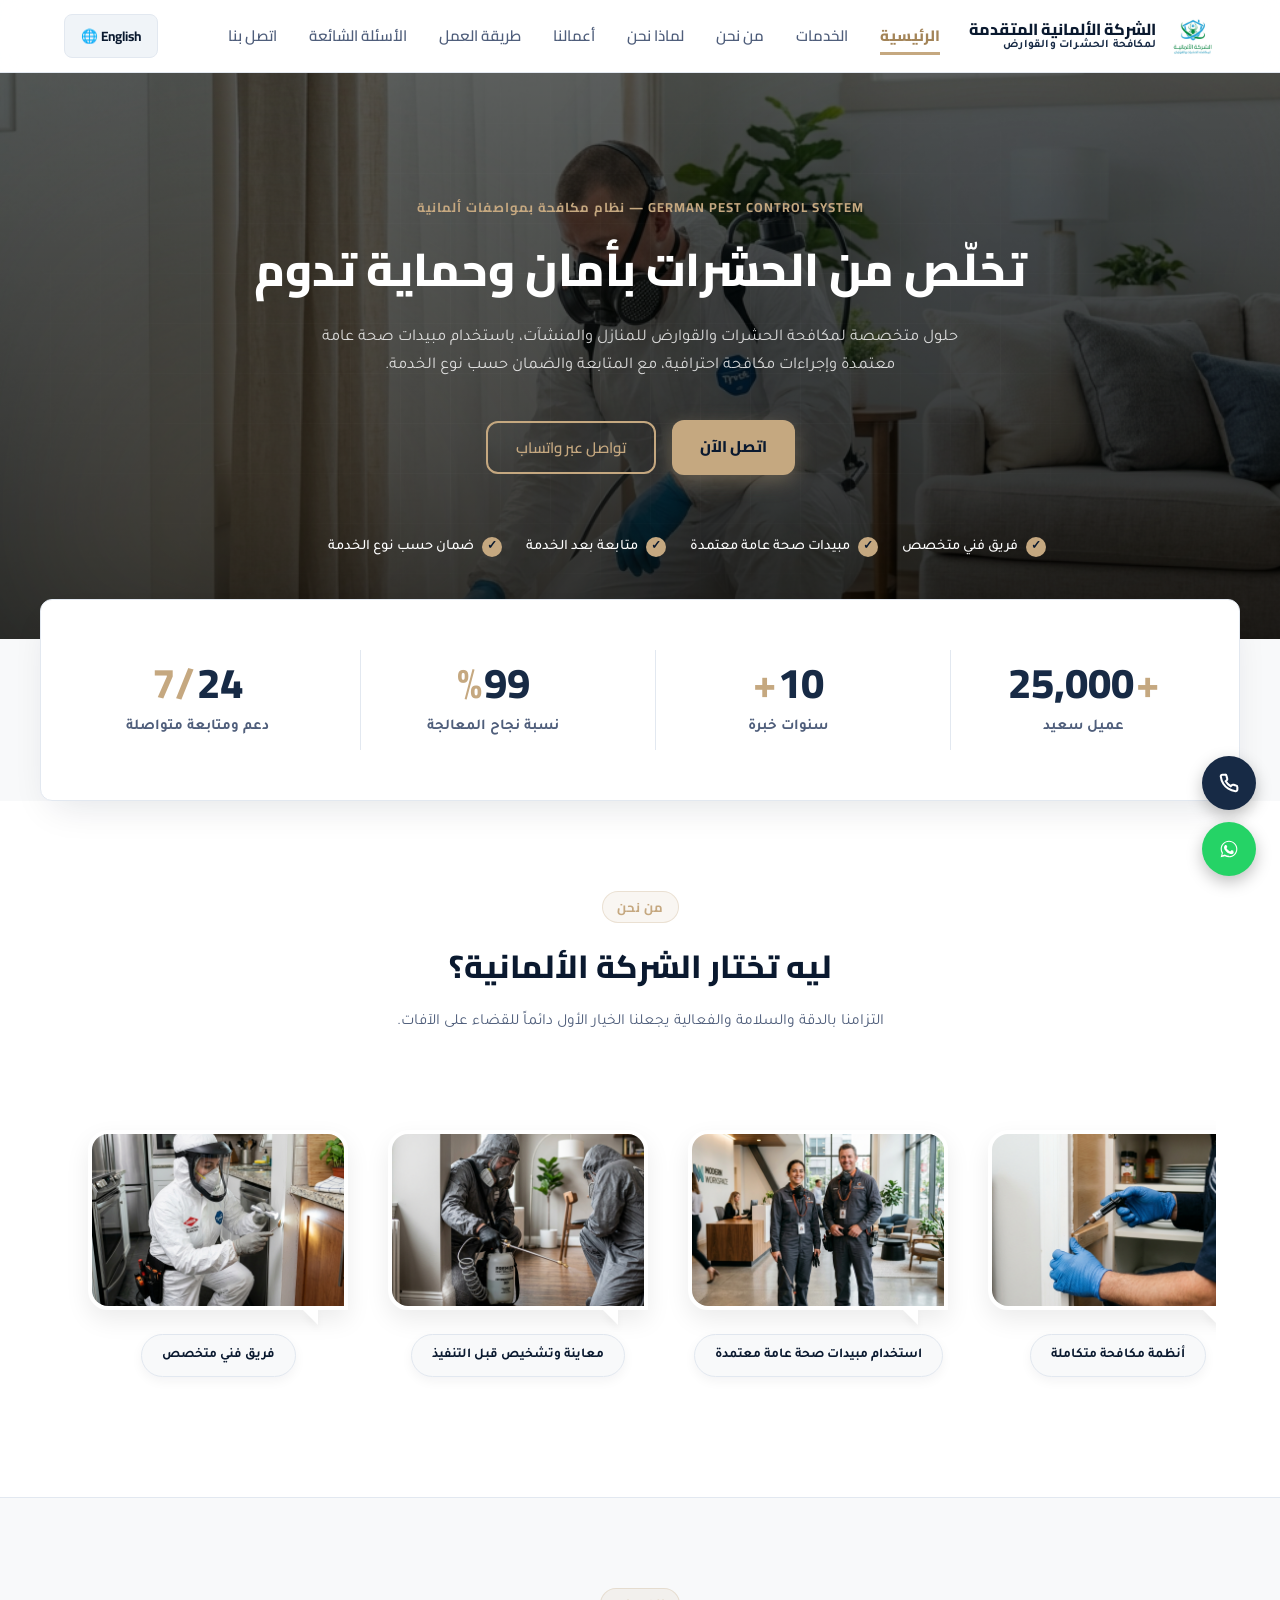
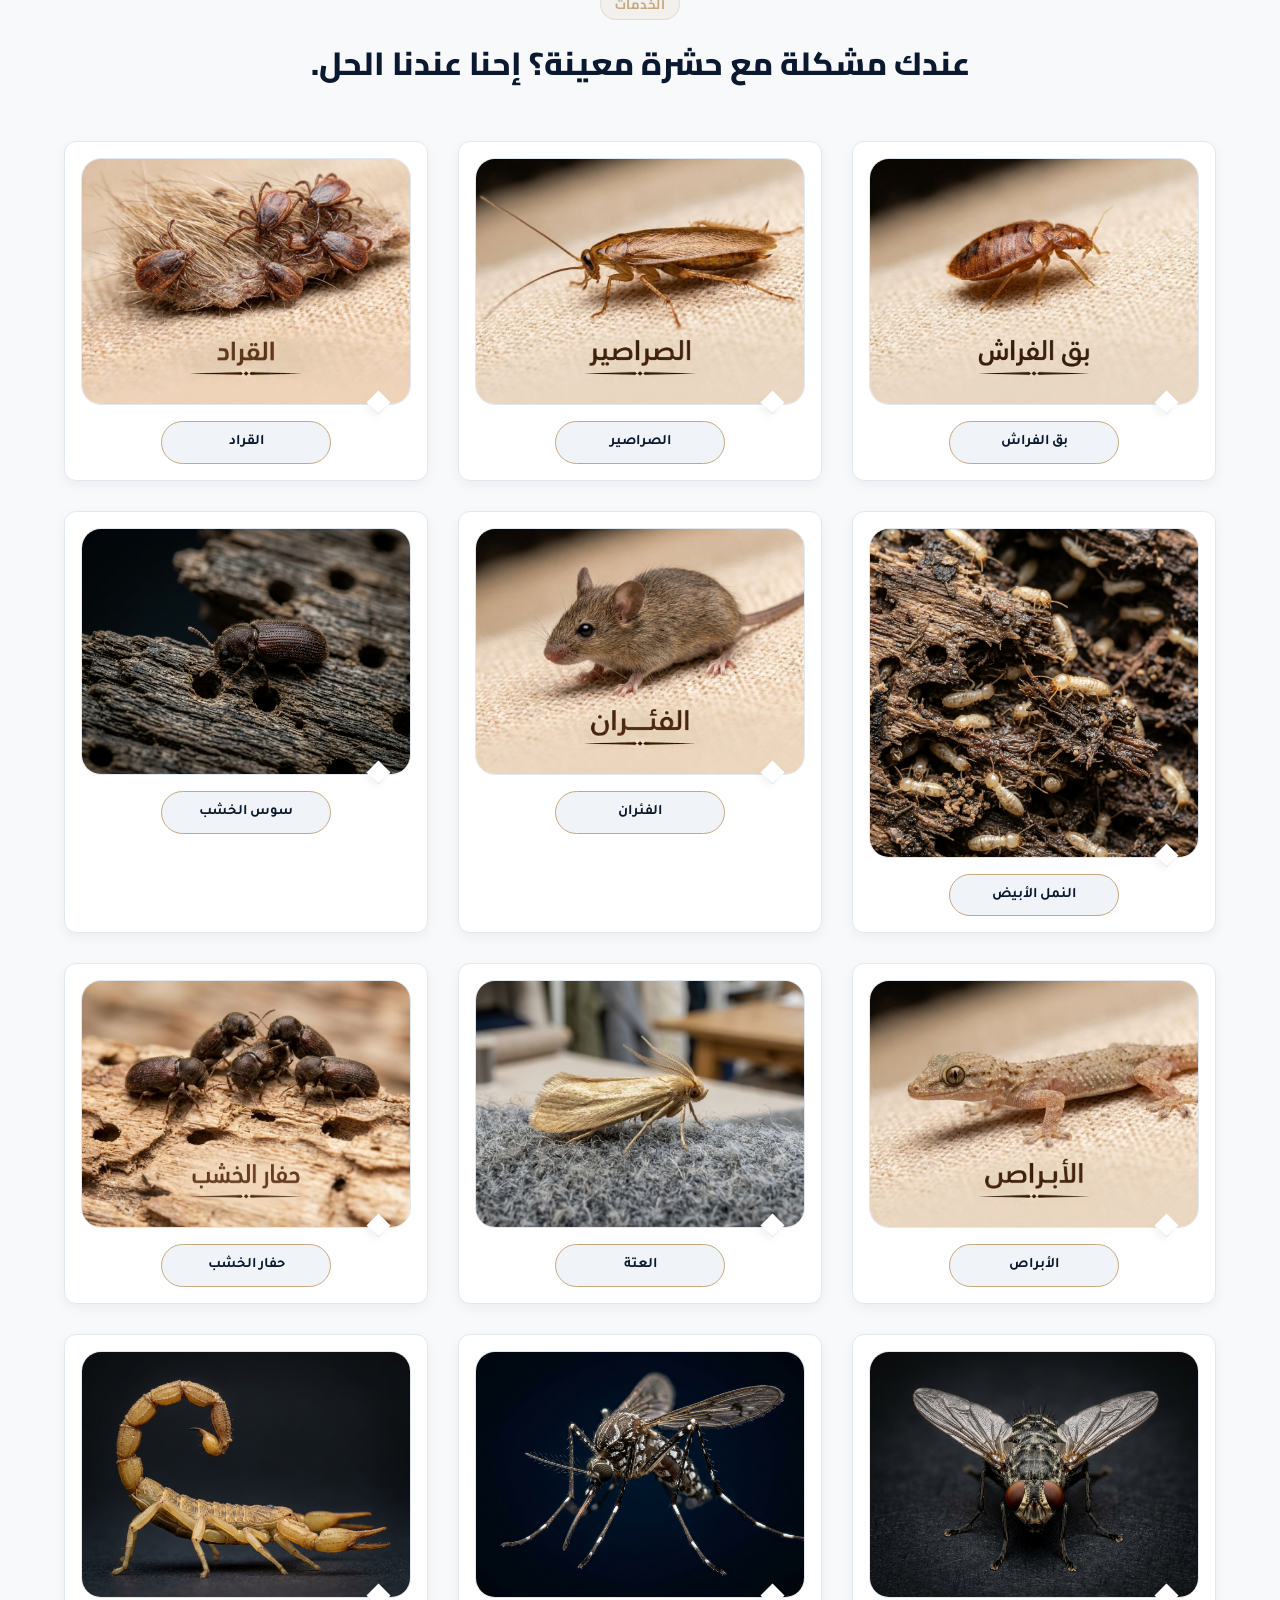
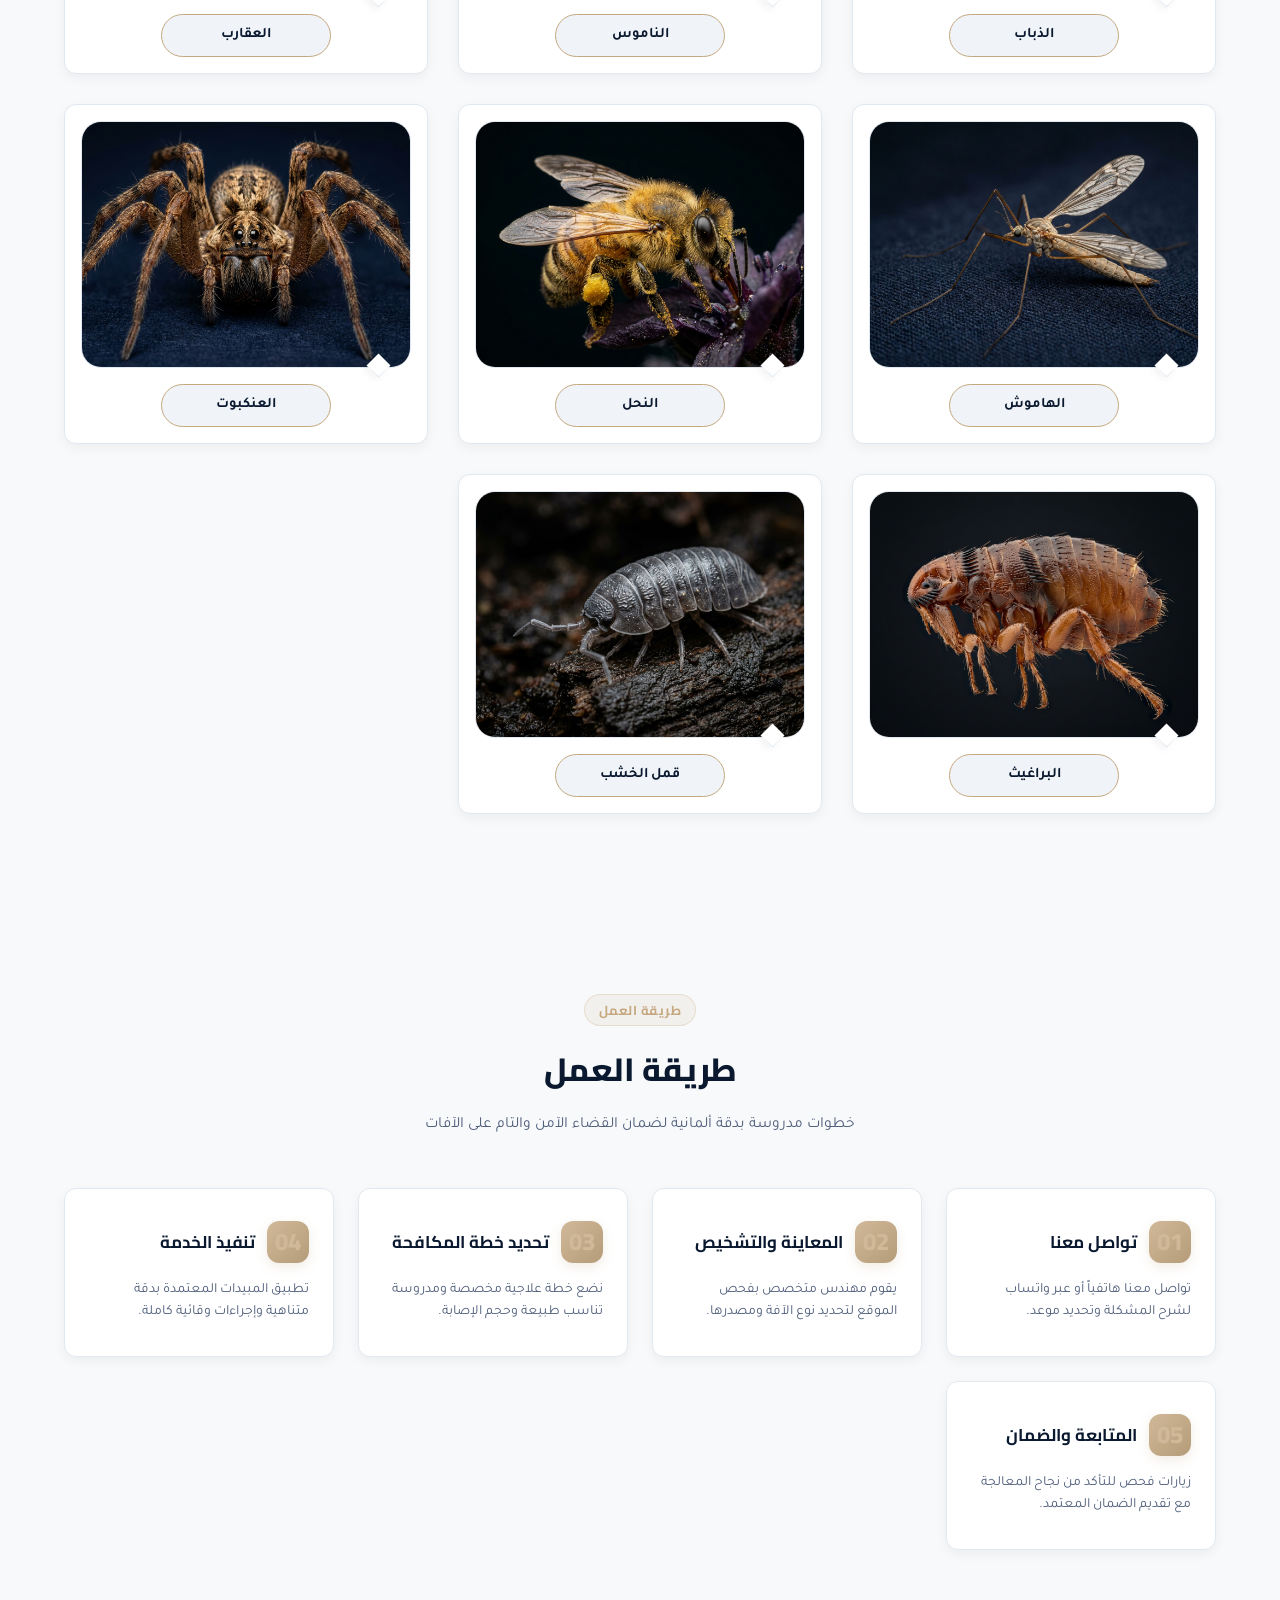
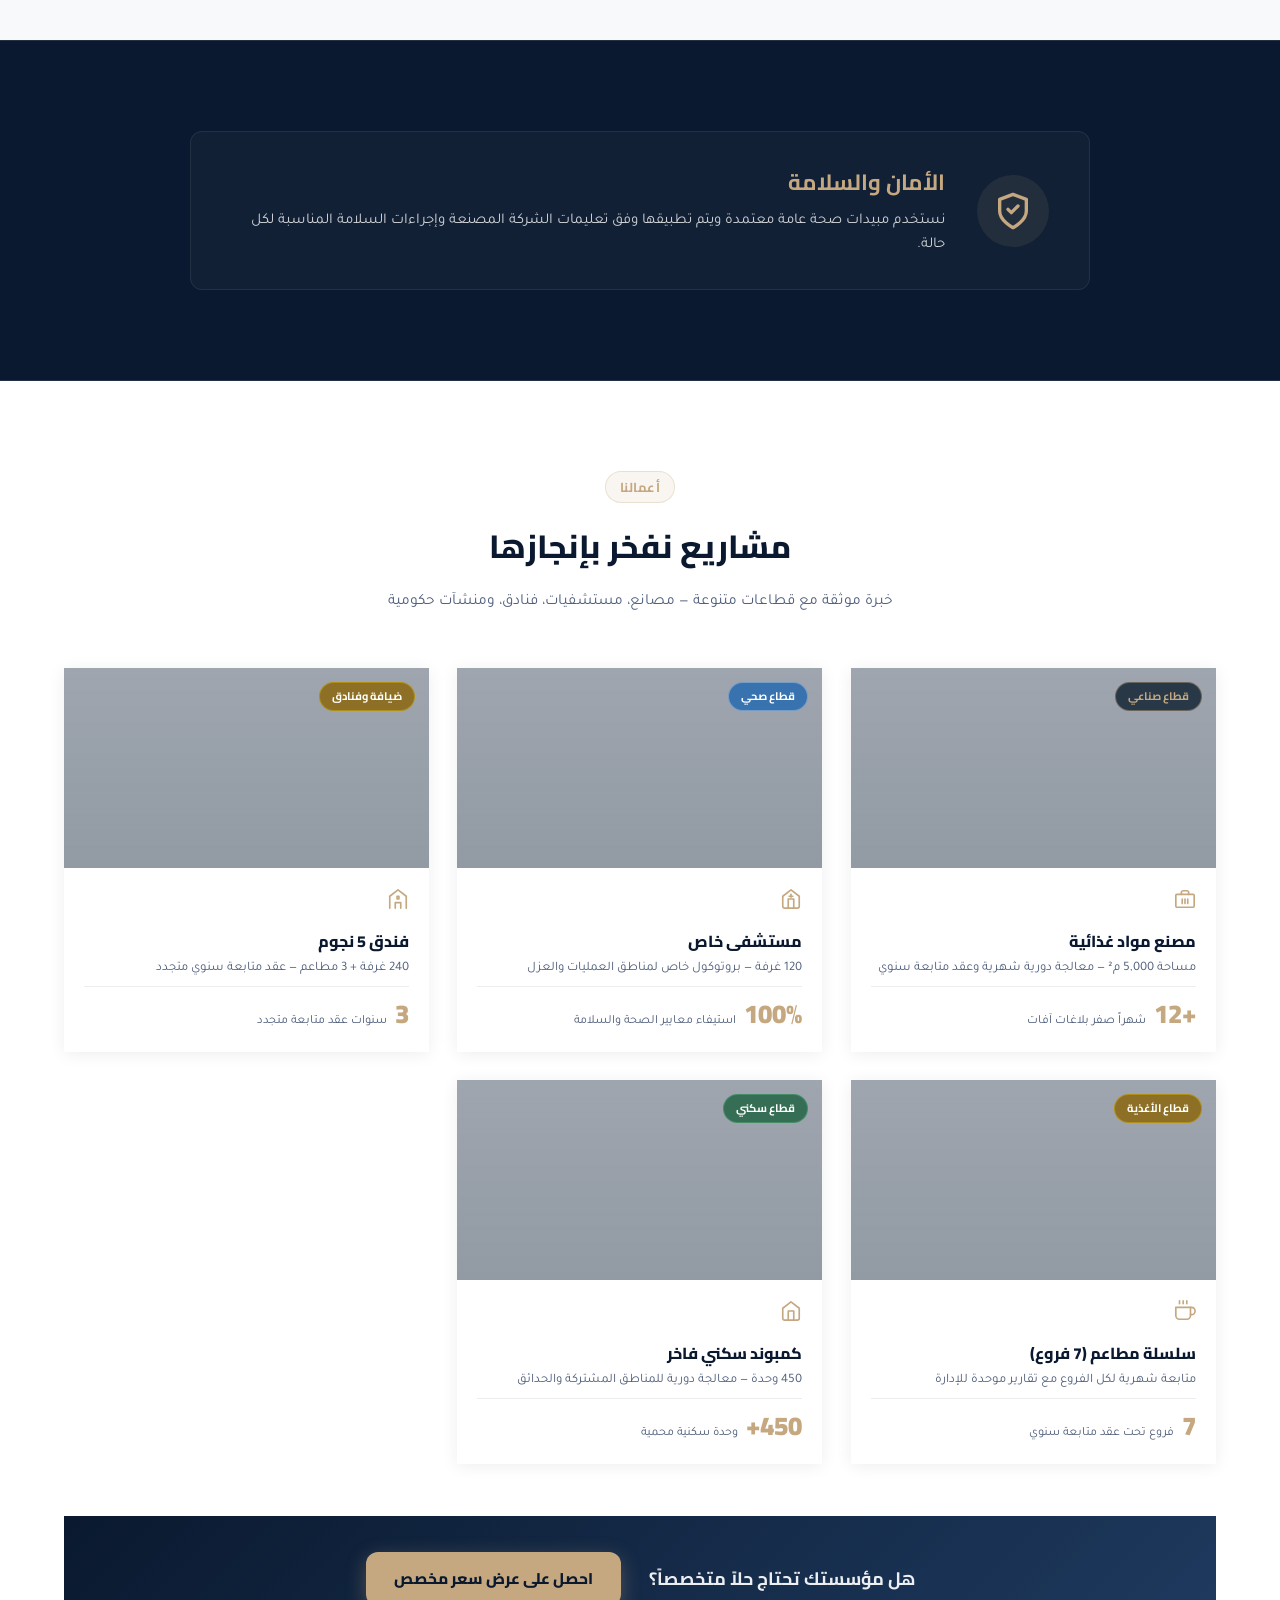
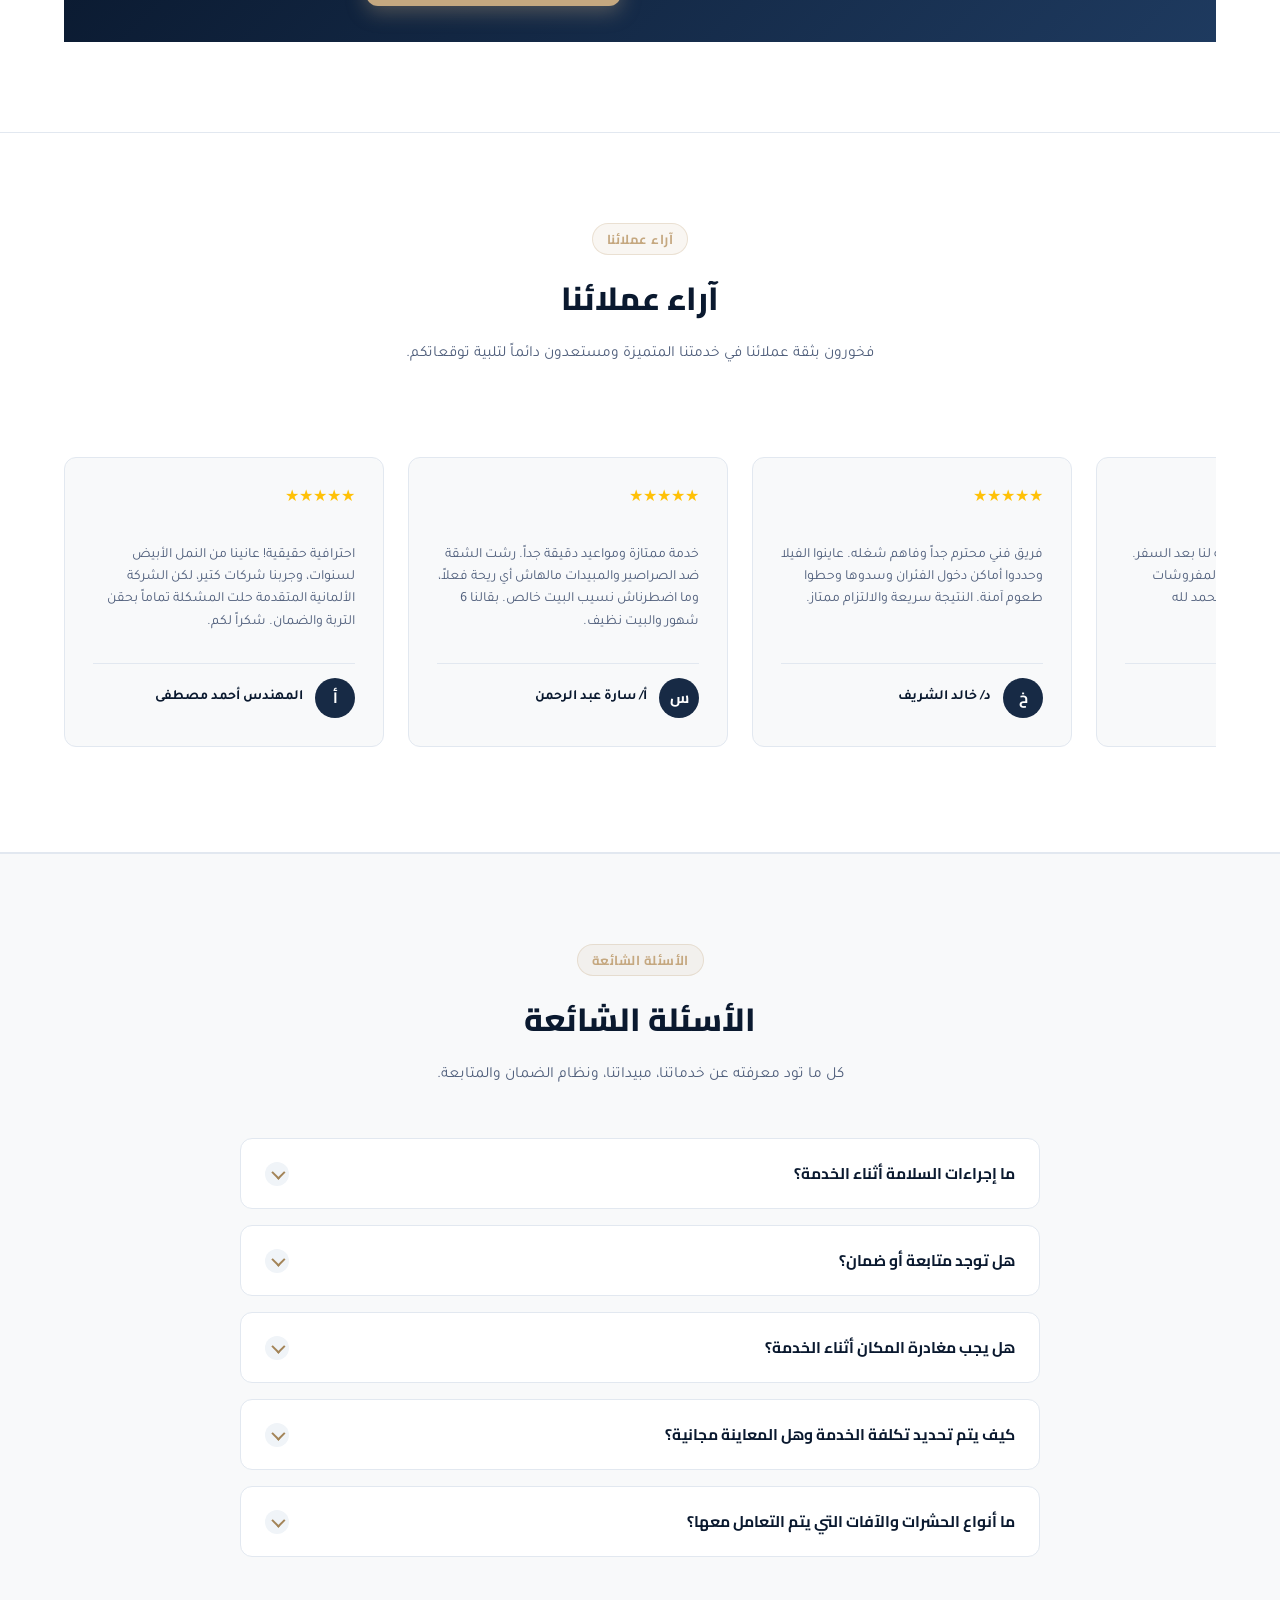
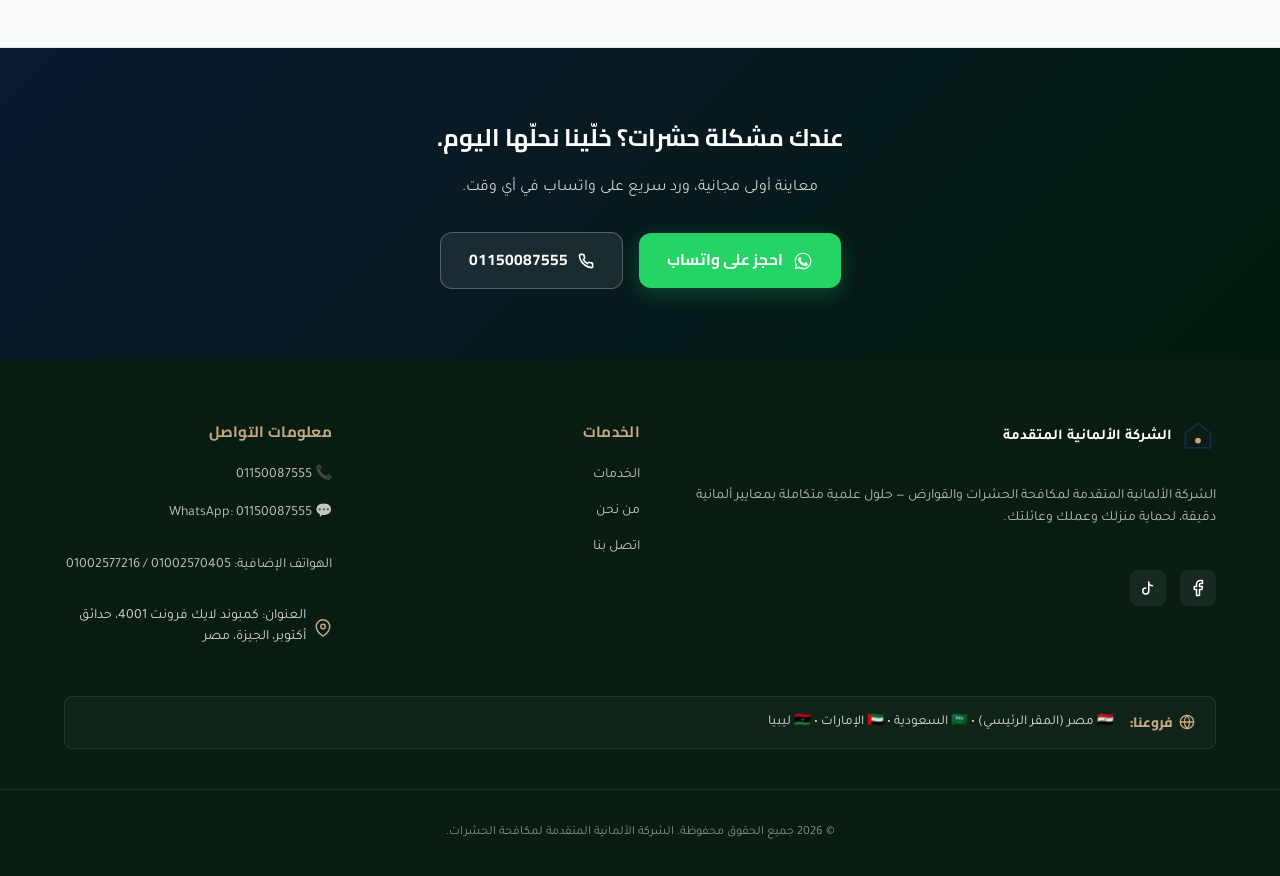
<file: index.html>
<!DOCTYPE html>
<html lang="ar" dir="rtl">
<head>
  <meta charset="UTF-8">
  <meta name="viewport" content="width=device-width, initial-scale=1.0">
  <title>الشركة الألمانية المتقدمة لمكافحة الحشرات | حماية بدقة هندسية</title>
  <meta name="description" content="حلول متخصصة لمكافحة الحشرات والقوارض للمنازل والمنشآت، مع المعاينة والمتابعة والضمان حسب نوع الخدمة.">
  <meta property="og:title" content="الشركة الألمانية المتقدمة لمكافحة الحشرات">
  <meta property="og:description" content="حلول متخصصة لمكافحة الحشرات والقوارض للمنازل والمنشآت.">
  <meta property="og:type" content="website">
  <meta property="og:image" content="images/logo.png">
  <meta name="twitter:card" content="summary_large_image">
  <meta name="twitter:image" content="images/logo.png">
  <link rel="icon" type="image/png" href="images/logo.png">
  <link rel="apple-touch-icon" href="images/logo.png">
  <link rel="stylesheet" href="css/style.css">
</head>
<body>

  <!-- ===== الهيدر (Header) ===== -->
  <header class="site-header">
    <div class="container header-inner">
      <a href="index.html" class="brand" aria-label="الرئيسية">
        <img src="images/logo.png" alt="الشركة الألمانية" class="brand-logo">
        <div class="brand-text">
          <strong data-i18n="brandTitle">الشركة الألمانية المتقدمة</strong>
          <small data-i18n="brandSubtitle">لمكافحة الحشرات والقوارض</small>
        </div>
      </a>

      <!-- القائمة الرئيسية للتنقل -->
      <nav class="main-nav" aria-label="التنقل الرئيسي">
        <a href="index.html" data-i18n="navHome">الرئيسية</a>
        <a href="#pests" data-i18n="navServices">الخدمات</a>
        <a href="about.html" data-i18n="navAbout">من نحن</a>
        <a href="#why-us" data-i18n="navWhyUs">لماذا نحن</a>
        <a href="#portfolio" data-i18n="navPortfolio">أعمالنا</a>
        <a href="#how-it-works" data-i18n="navHowItWorks">طريقة العمل</a>
        <a href="#faqs" data-i18n="navFaq">الأسئلة الشائعة</a>
        <a href="contact.html" data-i18n="navContact">اتصل بنا</a>
      </nav>

      <button class="menu-toggle" id="menuToggleBtn" aria-label="فتح القائمة" aria-expanded="false">
        <span></span>
        <span></span>
        <span></span>
      </button>

      <div class="header-actions">
        <button id="langToggleBtn" class="lang-toggle" aria-label="تبديل اللغة">English 🌐</button>
      </div>
    </div>
  </header>

  <!-- ===== قسم البطل (Hero Section) ===== -->
  <section class="hero">
    <!-- خلفية حقيقية لمهندس رش حشرات مع تأثير تكبير بطيء (Ken Burns Effect) -->
    <div class="hero-image-bg" aria-hidden="true"></div>
    <div class="hero-grid" aria-hidden="true"></div>
    <div class="hero-background-anim" aria-hidden="true"></div>
    
    <!-- تأثير جزيئات رذاذ الرش الجمالي (Spray Mist Effect) -->
    <div class="hero-mist-overlay" id="heroMistOverlay" aria-hidden="true"></div>

    <div class="container hero-inner">
      <p class="eyebrow" data-i18n="heroEyebrow">GERMAN PEST CONTROL SYSTEM — نظام مكافحة بمواصفات ألمانية</p>
      <h1 data-i18n="heroTitle">تخلّص من الحشرات بأمان وحماية تدوم</h1>
      <p class="hero-lead" data-i18n="heroLead">
        حلول متخصصة لمكافحة الحشرات والقوارض للمنازل والمنشآت، باستخدام مبيدات صحة عامة معتمدة وإجراءات مكافحة احترافية، مع المتابعة والضمان حسب نوع الخدمة.
      </p>

      <div class="hero-actions">
        <a href="tel:01150087555" class="btn btn-primary" data-i18n="btnHeroPrimary">اتصل الآن</a>
        <a href="https://wa.me/201150087555?text=مرحباً، أريد الاستفسار عن خدمة مكافحة الحشرات" target="_blank" rel="noopener" class="btn btn-whatsapp-secondary" data-i18n="btnHeroSecondary">تواصل عبر واتساب</a>
      </div>

      <ul class="hero-trust-indicators">
        <li>
          <span class="icon-checkmark">✓</span>
          <span data-i18n="trustIndicator1">فريق فني متخصص</span>
        </li>
        <li>
          <span class="icon-checkmark">✓</span>
          <span data-i18n="trustIndicator2">مبيدات صحة عامة معتمدة</span>
        </li>
        <li>
          <span class="icon-checkmark">✓</span>
          <span data-i18n="trustIndicator3">متابعة بعد الخدمة</span>
        </li>
        <li>
          <span class="icon-checkmark">✓</span>
          <span data-i18n="trustIndicator4">ضمان حسب نوع الخدمة</span>
        </li>
      </ul>
    </div>
  </section>

  <!-- ===== قسم الإحصائيات ===== -->
  <section class="stats-section" aria-label="إحصائيات الشركة">
    <div class="container stats-grid">
      <div class="stat-card reveal reveal-delay-1">
        <div class="stat-number" data-target="25000" data-prefix="+" data-suffix=""><span class="stat-prefix">+</span>25,000</div>
        <div class="stat-label" data-i18n="statHappyClients">عميل سعيد</div>
      </div>
      <div class="stat-card reveal reveal-delay-2">
        <div class="stat-number" data-target="10" data-prefix="" data-suffix="+">10<span class="stat-suffix">+</span></div>
        <div class="stat-label" data-i18n="statYearsExp">سنوات خبرة</div>
      </div>
      <div class="stat-card reveal reveal-delay-3">
        <div class="stat-number" data-target="99" data-prefix="" data-suffix="%">99<span class="stat-suffix">%</span></div>
        <div class="stat-label" data-i18n="statSuccessRate">نسبة نجاح المعالجة</div>
      </div>
      <div class="stat-card reveal reveal-delay-4">
        <div class="stat-number" data-target="24" data-prefix="" data-suffix="/7">24<span class="stat-suffix">/7</span></div>
        <div class="stat-label" data-i18n="statSupport">دعم ومتابعة متواصلة</div>
      </div>
    </div>
  </section>

  <!-- ===== قسم "ليه تختار الشركة الألمانية المتقدمة؟" (Why Us Carousel) ===== -->
  <section class="why-us section-padding" id="why-us">
    <div class="container">
      <div class="section-header reveal">
        <span class="section-eyebrow" data-i18n="navAbout">من نحن</span>
        <h2 class="section-title" data-i18n="whyTitle">ليه تختار الشركة الألمانية المتقدمة؟</h2>
        <p class="section-lead" data-i18n="whySubtitle">التزامنا بالدقة والسلامة والفعالية يجعلنا الخيار الأول دائماً للقضاء على الآفات.</p>
      </div>

      <!-- عرض كاروسيل المميزات اللانهائي المتحرك -->
      <div class="why-marquee-container">
        <div class="marquee-track">
          <!-- المجموعة الأولى (Group 1) -->
          <div class="marquee-group">
            <!-- المميز 1 -->
            <div class="carousel-item">
              <div class="speech-bubble-wrapper">
                <div class="bubble-frame">
                  <img src="images/why_1.jpg" alt="Free follow-ups" loading="lazy">
                </div>
                <div class="bubble-tail"></div>
              </div>
              <div class="feature-pill">
                <span data-i18n="whyFeat1">متابعات مجانية بعد كل خدمة</span>
              </div>
            </div>
            <!-- المميز 2 -->
            <div class="carousel-item">
              <div class="speech-bubble-wrapper">
                <div class="bubble-frame">
                  <img src="images/why_2.jpg" alt="10 Years Experience" loading="lazy">
                </div>
                <div class="bubble-tail"></div>
              </div>
              <div class="feature-pill">
                <span data-i18n="whyFeat2">خبرة تتجاوز 10 سنوات في السوق المصري</span>
              </div>
            </div>
            <!-- المميز 3 -->
            <div class="carousel-item">
              <div class="speech-bubble-wrapper">
                <div class="bubble-frame">
                  <img src="images/why_3.jpg" alt="Trained Team" loading="lazy">
                </div>
                <div class="bubble-tail"></div>
              </div>
              <div class="feature-pill">
                <span data-i18n="whyFeat3">فريق مدرب على أعلى مستوى</span>
              </div>
            </div>
            <!-- المميز 4 -->
            <div class="carousel-item">
              <div class="speech-bubble-wrapper">
                <div class="bubble-frame">
                  <img src="images/why_4.jpg" alt="Safe Pesticides" loading="lazy">
                </div>
                <div class="bubble-tail"></div>
              </div>
              <div class="feature-pill">
                <span data-i18n="whyFeat4">مبيدات آمنة ومعتمدة</span>
              </div>
            </div>
            <!-- المميز 5 -->
            <div class="carousel-item">
              <div class="speech-bubble-wrapper">
                <div class="bubble-frame">
                  <img src="images/why_5.jpg" alt="Fast Response" loading="lazy">
                </div>
                <div class="bubble-tail"></div>
              </div>
              <div class="feature-pill">
                <span data-i18n="whyFeat5">استجابة سريعة خلال 24 ساعة</span>
              </div>
            </div>
          </div>
          <!-- المجموعة الثانية المكررة (Group 2) لضمان الحركة اللانهائية السلسة -->
          <div class="marquee-group" aria-hidden="true">
            <!-- المميز 1 -->
            <div class="carousel-item">
              <div class="speech-bubble-wrapper">
                <div class="bubble-frame">
                  <img src="images/why_1.jpg" alt="Free follow-ups" loading="lazy">
                </div>
                <div class="bubble-tail"></div>
              </div>
              <div class="feature-pill">
                <span data-i18n="whyFeat1">متابعات مجانية بعد كل خدمة</span>
              </div>
            </div>
            <!-- المميز 2 -->
            <div class="carousel-item">
              <div class="speech-bubble-wrapper">
                <div class="bubble-frame">
                  <img src="images/why_2.jpg" alt="10 Years Experience" loading="lazy">
                </div>
                <div class="bubble-tail"></div>
              </div>
              <div class="feature-pill">
                <span data-i18n="whyFeat2">خبرة تتجاوز 10 سنوات في السوق المصري</span>
              </div>
            </div>
            <!-- المميز 3 -->
            <div class="carousel-item">
              <div class="speech-bubble-wrapper">
                <div class="bubble-frame">
                  <img src="images/why_3.jpg" alt="Trained Team" loading="lazy">
                </div>
                <div class="bubble-tail"></div>
              </div>
              <div class="feature-pill">
                <span data-i18n="whyFeat3">فريق مدرب على أعلى مستوى</span>
              </div>
            </div>
            <!-- المميز 4 -->
            <div class="carousel-item">
              <div class="speech-bubble-wrapper">
                <div class="bubble-frame">
                  <img src="images/why_4.jpg" alt="Safe Pesticides" loading="lazy">
                </div>
                <div class="bubble-tail"></div>
              </div>
              <div class="feature-pill">
                <span data-i18n="whyFeat4">مبيدات آمنة ومعتمدة</span>
              </div>
            </div>
            <!-- المميز 5 -->
            <div class="carousel-item">
              <div class="speech-bubble-wrapper">
                <div class="bubble-frame">
                  <img src="images/why_5.jpg" alt="Fast Response" loading="lazy">
                </div>
                <div class="bubble-tail"></div>
              </div>
              <div class="feature-pill">
                <span data-i18n="whyFeat5">استجابة سريعة خلال 24 ساعة</span>
              </div>
            </div>
          </div>
        </div>
      </div>
    </div>
  </section>

  <!-- ===== قسم أقسام الحشرات (Pest Categories) ===== -->
  <section class="pests section-padding" id="pests">
    <div class="container">
      <div class="section-header reveal">
        <span class="section-eyebrow" data-i18n="navServices">الخدمات</span>
        <h2 class="section-title" data-i18n="servicesTitleMain">عندك مشكلة مع حشرة معينة؟ إحنا عندنا الحل.</h2>
      </div>

      <!-- شبكة عرض الحشرات الـ 9 (يتم توليدها تلقائياً بالكامل في script.js) -->
      <div class="pests-grid" id="pestGrid"></div>
    </div>
  </section>

  <!-- ===== قسم طريقة العمل (How It Works Timeline) ===== -->
  <section class="how-it-works section-padding" id="how-it-works">
    <div class="container">
      <div class="section-header reveal">
        <span class="section-eyebrow" data-i18n="navHowItWorks">طريقة العمل</span>
        <h2 class="section-title" data-i18n="timelineTitle">طريقة العمل</h2>
        <p class="section-lead" data-i18n="timelineSubtitle">خطوات مدروسة بدقة ألمانية لضمان القضاء الآمن والتام على الآفات</p>
      </div>

      <div class="timeline-container">
        <!-- الخطوة 1 -->
        <div class="timeline-step reveal reveal-delay-1">
          <div class="step-header">
            <span class="step-num">01</span>
            <h3 data-i18n="timelineStep1Title">تواصل معنا</h3>
          </div>
          <p class="step-desc" data-i18n="timelineStep1Desc">تواصل معنا هاتفياً أو عبر واتساب لشرح المشكلة وتحديد موعد.</p>
        </div>
        <!-- الخطوة 2 -->
        <div class="timeline-step reveal reveal-delay-2">
          <div class="step-header">
            <span class="step-num">02</span>
            <h3 data-i18n="timelineStep2Title">المعاينة والتشخيص</h3>
          </div>
          <p class="step-desc" data-i18n="timelineStep2Desc">يقوم مهندس متخصص بفحص الموقع لتحديد نوع الآفة ومصدرها.</p>
        </div>
        <!-- الخطوة 3 -->
        <div class="timeline-step reveal reveal-delay-3">
          <div class="step-header">
            <span class="step-num">03</span>
            <h3 data-i18n="timelineStep3Title">تحديد خطة المكافحة</h3>
          </div>
          <p class="step-desc" data-i18n="timelineStep3Desc">نضع خطة علاجية مخصصة ومدروسة تناسب طبيعة وحجم الإصابة.</p>
        </div>
        <!-- الخطوة 4 -->
        <div class="timeline-step reveal reveal-delay-4">
          <div class="step-header">
            <span class="step-num">04</span>
            <h3 data-i18n="timelineStep4Title">تنفيذ الخدمة</h3>
          </div>
          <p class="step-desc" data-i18n="timelineStep4Desc">تطبيق المبيدات المعتمدة بدقة متناهية وإجراءات وقائية كاملة.</p>
        </div>
        <!-- الخطوة 5 -->
        <div class="timeline-step reveal">
          <div class="step-header">
            <span class="step-num">05</span>
            <h3 data-i18n="timelineStep5Title">المتابعة والضمان</h3>
          </div>
          <p class="step-desc" data-i18n="timelineStep5Desc">زيارات فحص للتأكد من نجاح المعالجة مع تقديم الضمان المعتمد.</p>
        </div>
      </div>
    </div>
  </section>

  <!-- ===== قسم الأمان والسلامة (Safety Section) ===== -->
  <section class="safety-section section-padding">
    <div class="container safety-inner">
      <div class="safety-icon-box">
        <svg viewBox="0 0 24 24" width="40" height="40" fill="none" stroke="currentColor" stroke-width="2" stroke-linecap="round" stroke-linejoin="round">
          <path d="M12 22s8-4 8-10V5l-8-3-8 3v7c0 6 8 10 8 10z"/>
          <polyline points="9 11 11 13 15 9"/>
        </svg>
      </div>
      <div class="safety-content-text">
        <h2 data-i18n="safetyTitle">الأمان والسلامة</h2>
        <p data-i18n="safetyText">نستخدم مبيدات صحة عامة معتمدة ويتم تطبيقها وفق تعليمات الشركة المصنعة وإجراءات السلامة المناسبة لكل حالة.</p>
      </div>
    </div>
  </section>

  <!-- ===== قسم أعمالنا السابقة (Portfolio / Our Work) ===== -->
  <section class="portfolio-section section-padding" id="portfolio">
    <div class="container">
      <div class="section-header reveal">
        <span class="section-eyebrow">أعمالنا</span>
        <h2 class="section-title">مشاريع نفخر بإنجازها</h2>
        <p class="section-lead">خبرة موثقة مع قطاعات متنوعة — مصانع، مستشفيات، فنادق، ومنشآت حكومية</p>
      </div>

      <div class="portfolio-grid">

        <!-- كارت 1: مصنع مواد غذائية -->
        <article class="portfolio-card reveal reveal-delay-1">
          <div class="portfolio-img-wrap">
            <div class="portfolio-img portfolio-img--factory"></div>
            <span class="portfolio-badge portfolio-badge--industry">قطاع صناعي</span>
            <div class="portfolio-overlay">
              <p>معالجة دورية شاملة وفق أعلى معايير السلامة الغذائية الدولية</p>
            </div>
          </div>
          <div class="portfolio-body">
            <div class="portfolio-icon">
              <svg viewBox="0 0 24 24" width="22" height="22" fill="none" stroke="currentColor" stroke-width="1.8" stroke-linecap="round" stroke-linejoin="round"><rect x="2" y="7" width="20" height="14" rx="1"/><path d="M16 7V5a2 2 0 0 0-2-2h-4a2 2 0 0 0-2 2v2M12 12v5M9 12v5M15 12v5"/></svg>
            </div>
            <h3 class="portfolio-title">مصنع مواد غذائية</h3>
            <p class="portfolio-desc">مساحة 5,000 م² — معالجة دورية شهرية وعقد متابعة سنوي</p>
            <div class="portfolio-stat">
              <span class="portfolio-stat-num">+12</span>
              <span class="portfolio-stat-label">شهراً صفر بلاغات آفات</span>
            </div>
          </div>
        </article>

        <!-- كارت 2: مستشفى خاص -->
        <article class="portfolio-card reveal reveal-delay-2">
          <div class="portfolio-img-wrap">
            <div class="portfolio-img portfolio-img--hospital"></div>
            <span class="portfolio-badge portfolio-badge--health">قطاع صحي</span>
            <div class="portfolio-overlay">
              <p>بروتوكول تعقيم ومكافحة آفات صارم وفق معايير وزارة الصحة</p>
            </div>
          </div>
          <div class="portfolio-body">
            <div class="portfolio-icon">
              <svg viewBox="0 0 24 24" width="22" height="22" fill="none" stroke="currentColor" stroke-width="1.8" stroke-linecap="round" stroke-linejoin="round"><path d="M3 9l9-7 9 7v11a2 2 0 0 1-2 2H5a2 2 0 0 1-2-2z"/><polyline points="9 22 9 12 15 12 15 22"/><line x1="12" y1="7" x2="12" y2="10"/><line x1="10" y1="9" x2="14" y2="9"/></svg>
            </div>
            <h3 class="portfolio-title">مستشفى خاص</h3>
            <p class="portfolio-desc">120 غرفة — بروتوكول خاص لمناطق العمليات والعزل</p>
            <div class="portfolio-stat">
              <span class="portfolio-stat-num">100%</span>
              <span class="portfolio-stat-label">استيفاء معايير الصحة والسلامة</span>
            </div>
          </div>
        </article>

        <!-- كارت 3: فندق 5 نجوم -->
        <article class="portfolio-card reveal reveal-delay-3">
          <div class="portfolio-img-wrap">
            <div class="portfolio-img portfolio-img--hotel"></div>
            <span class="portfolio-badge portfolio-badge--hospitality">ضيافة وفنادق</span>
            <div class="portfolio-overlay">
              <p>خطة مكافحة شاملة لجميع أقسام الفندق بما فيها المطبخ والمخازن</p>
            </div>
          </div>
          <div class="portfolio-body">
            <div class="portfolio-icon">
              <svg viewBox="0 0 24 24" width="22" height="22" fill="none" stroke="currentColor" stroke-width="1.8" stroke-linecap="round" stroke-linejoin="round"><path d="M3 22V9l9-7 9 7v13"/><path d="M9 22v-6h6v6"/><rect x="11" y="9" width="2" height="3"/></svg>
            </div>
            <h3 class="portfolio-title">فندق 5 نجوم</h3>
            <p class="portfolio-desc">240 غرفة + 3 مطاعم — عقد متابعة سنوي متجدد</p>
            <div class="portfolio-stat">
              <span class="portfolio-stat-num">3</span>
              <span class="portfolio-stat-label">سنوات عقد متابعة متجدد</span>
            </div>
          </div>
        </article>

        <!-- كارت 4: سلسلة مطاعم -->
        <article class="portfolio-card reveal reveal-delay-1">
          <div class="portfolio-img-wrap">
            <div class="portfolio-img portfolio-img--restaurant"></div>
            <span class="portfolio-badge portfolio-badge--hospitality">قطاع الأغذية</span>
            <div class="portfolio-overlay">
              <p>عقد متابعة لجميع الفروع مع تقارير خدمة شهرية لكل فرع</p>
            </div>
          </div>
          <div class="portfolio-body">
            <div class="portfolio-icon">
              <svg viewBox="0 0 24 24" width="22" height="22" fill="none" stroke="currentColor" stroke-width="1.8" stroke-linecap="round" stroke-linejoin="round"><path d="M18 8h1a4 4 0 0 1 0 8h-1"/><path d="M2 8h16v9a4 4 0 0 1-4 4H6a4 4 0 0 1-4-4V8z"/><line x1="6" y1="1" x2="6" y2="4"/><line x1="10" y1="1" x2="10" y2="4"/><line x1="14" y1="1" x2="14" y2="4"/></svg>
            </div>
            <h3 class="portfolio-title">سلسلة مطاعم (7 فروع)</h3>
            <p class="portfolio-desc">متابعة شهرية لكل الفروع مع تقارير موحدة للإدارة</p>
            <div class="portfolio-stat">
              <span class="portfolio-stat-num">7</span>
              <span class="portfolio-stat-label">فروع تحت عقد متابعة سنوي</span>
            </div>
          </div>
        </article>

        <!-- كارت 5: مجمع سكني -->
        <article class="portfolio-card reveal reveal-delay-2">
          <div class="portfolio-img-wrap">
            <div class="portfolio-img portfolio-img--compound"></div>
            <span class="portfolio-badge portfolio-badge--residential">قطاع سكني</span>
            <div class="portfolio-overlay">
              <p>معالجة دورية للمناطق المشتركة والحدائق ومواقف السيارات</p>
            </div>
          </div>
          <div class="portfolio-body">
            <div class="portfolio-icon">
              <svg viewBox="0 0 24 24" width="22" height="22" fill="none" stroke="currentColor" stroke-width="1.8" stroke-linecap="round" stroke-linejoin="round"><path d="M3 9l9-7 9 7v11a2 2 0 0 1-2 2H5a2 2 0 0 1-2-2z"/><polyline points="9 22 9 12 15 12 15 22"/></svg>
            </div>
            <h3 class="portfolio-title">كمبوند سكني فاخر</h3>
            <p class="portfolio-desc">450 وحدة — معالجة دورية للمناطق المشتركة والحدائق</p>
            <div class="portfolio-stat">
              <span class="portfolio-stat-num">450+</span>
              <span class="portfolio-stat-label">وحدة سكنية محمية</span>
            </div>
          </div>
        </article>


      </div><!-- /portfolio-grid -->

      <!-- CTA -->
      <div class="portfolio-cta reveal">
        <p>هل مؤسستك تحتاج حلاً متخصصاً؟</p>
        <a href="contact.html" class="btn btn-primary">احصل على عرض سعر مخصص</a>
      </div>

    </div>
  </section>

  <!-- ===== قسم آراء العملاء (Testimonials) ===== -->
  <section class="testimonials section-padding" id="testimonials">
    <div class="container">
      <div class="section-header reveal">
        <span class="section-eyebrow" data-i18n="slide3Title">آراء عملائنا</span>
        <h2 class="section-title" data-i18n="testiTitle">آراء عملائنا</h2>
        <p class="section-lead" data-i18n="testiSubtitle">فخورون بثقة عملائنا في خدمتنا المتميزة ومستعدون دائماً لتلبية توقعاتكم.</p>
      </div>

      <!-- عرض كاروسيل آراء العملاء اللانهائي المتحرك -->
      <div class="testimonials-marquee-container">
        <div class="testimonials-marquee-track">
          <!-- المجموعة الأولى (Group 1) -->
          <div class="testimonials-marquee-group">
            <!-- التقييم الأول -->
            <div class="testimonial-card">
              <div class="rating">★★★★★</div>
              <p class="testi-text" data-i18n="testi1Comment">احترافية حقيقية! عانينا من النمل الأبيض لسنوات، وجربنا شركات كتير، لكن الشركة الألمانية المتقدمة حلت المشكلة تماماً بحقن التربة والضمان. شكراً لكم.</p>
              <div class="testi-meta">
                <div class="testi-avatar">أ</div>
                <div class="testi-name" data-i18n="testi1Name">المهندس أحمد مصطفى</div>
              </div>
            </div>
            <!-- التقييم الثاني -->
            <div class="testimonial-card">
              <div class="rating">★★★★★</div>
              <p class="testi-text" data-i18n="testi2Comment">خدمة ممتازة ومواعيد دقيقة جداً. رشت الشقة ضد الصراصير والمبيدات مالهاش أي ريحة فعلاً، وما اضطرناش نسيب البيت خالص. بقالنا 6 شهور والبيت نظيف.</p>
              <div class="testi-meta">
                <div class="testi-avatar">س</div>
                <div class="testi-name" data-i18n="testi2Name">أ/ سارة عبد الرحمن</div>
              </div>
            </div>
            <!-- التقييم الثالث -->
            <div class="testimonial-card">
              <div class="rating">★★★★★</div>
              <p class="testi-text" data-i18n="testi3Comment">فريق فني محترم جداً وفاهم شغله. عاينوا الفيلا وحددوا أماكن دخول الفئران وسدوها وحطوا طعوم آمنة. النتيجة سريعة والالتزام ممتاز.</p>
              <div class="testi-meta">
                <div class="testi-avatar">خ</div>
                <div class="testi-name" data-i18n="testi3Name">د/ خالد الشريف</div>
              </div>
            </div>
            <!-- التقييم الرابع -->
            <div class="testimonial-card">
              <div class="rating">★★★★★</div>
              <p class="testi-text" data-i18n="testi4Comment">بق الفراش كان كابوس بالنسبة لنا بعد السفر. اتصلنا بيهم وجاء الفريق ورش المفروشات وعمل متابعة بعد أسبوعين والحمد لله المشكلة انتهت تماماً.</p>
              <div class="testi-meta">
                <div class="testi-avatar">م</div>
                <div class="testi-name" data-i18n="testi4Name">أ/ منى الكردي</div>
              </div>
            </div>
          </div>
          <!-- المجموعة الثانية المكررة (Group 2) لضمان الحركة اللانهائية السلسة -->
          <div class="testimonials-marquee-group" aria-hidden="true">
            <!-- التقييم الأول -->
            <div class="testimonial-card">
              <div class="rating">★★★★★</div>
              <p class="testi-text" data-i18n="testi1Comment">احترافية حقيقية! عانينا من النمل الأبيض لسنوات، وجربنا شركات كتير، لكن الشركة الألمانية المتقدمة حلت المشكلة تماماً بحقن التربة والضمان. شكراً لكم.</p>
              <div class="testi-meta">
                <div class="testi-avatar">أ</div>
                <div class="testi-name" data-i18n="testi1Name">المهندس أحمد مصطفى</div>
              </div>
            </div>
            <!-- التقييم الثاني -->
            <div class="testimonial-card">
              <div class="rating">★★★★★</div>
              <p class="testi-text" data-i18n="testi2Comment">خدمة ممتازة ومواعيد دقيقة جداً. رشت الشقة ضد الصراصير والمبيدات مالهاش أي ريحة فعلاً، وما اضطرناش نسيب البيت خالص. بقالنا 6 شهور والبيت نظيف.</p>
              <div class="testi-meta">
                <div class="testi-avatar">س</div>
                <div class="testi-name" data-i18n="testi2Name">أ/ سارة عبد الرحمن</div>
              </div>
            </div>
            <!-- التقييم الثالث -->
            <div class="testimonial-card">
              <div class="rating">★★★★★</div>
              <p class="testi-text" data-i18n="testi3Comment">فريق فني محترم جداً وفاهم شغله. عاينوا الفيلا وحددوا أماكن دخول الفئران وسدوها وحطوا طعوم آمنة. النتيجة سريعة والالتزام ممتاز.</p>
              <div class="testi-meta">
                <div class="testi-avatar">خ</div>
                <div class="testi-name" data-i18n="testi3Name">د/ خالد الشريف</div>
              </div>
            </div>
            <!-- التقييم الرابع -->
            <div class="testimonial-card">
              <div class="rating">★★★★★</div>
              <p class="testi-text" data-i18n="testi4Comment">بق الفراش كان كابوس بالنسبة لنا بعد السفر. اتصلنا بيهم وجاء الفريق ورش المفروشات وعمل متابعة بعد أسبوعين والحمد لله المشكلة انتهت تماماً.</p>
              <div class="testi-meta">
                <div class="testi-avatar">م</div>
                <div class="testi-name" data-i18n="testi4Name">أ/ منى الكردي</div>
              </div>
            </div>
          </div>
        </div>
      </div>
    </div>
  </section>

  <!-- ===== قسم الأسئلة الشائعة (Collapsible FAQs Accordion) ===== -->
  <section class="faqs section-padding" id="faqs">
    <div class="container">
      <div class="section-header reveal">
        <span class="section-eyebrow" data-i18n="faqTitle">الأسئلة الشائعة</span>
        <h2 class="section-title" data-i18n="faqTitle">الأسئلة الشائعة</h2>
        <p class="section-lead" data-i18n="faqSubtitle">كل ما تود معرفته عن خدماتنا، مبيداتنا، ونظام الضمان والمتابعة.</p>
      </div>

      <div class="faq-accordion">
        <!-- السؤال 1 -->
        <div class="faq-item">
          <button class="faq-question-btn" onclick="toggleFaq(0)">
            <span data-i18n="faqQ1">هل المبيدات المستخدمة آمنة على الأطفال والحيوانات؟</span>
            <span class="faq-icon" aria-hidden="true"></span>
          </button>
          <div class="faq-answer-panel" id="faqAnswer0">
            <p data-i18n="faqA1">تُستخدم مبيدات صحة عامة معتمدة، ويجري تطبيقها وفق تعليمات الشركة المصنعة وإجراءات السلامة المناسبة لكل حالة.</p>
          </div>
        </div>
        
        <!-- السؤال 2 -->
        <div class="faq-item">
          <button class="faq-question-btn" onclick="toggleFaq(1)">
            <span data-i18n="faqQ2">ما هي مدة الضمان وكيف تفعل المتابعات؟</span>
            <span class="faq-icon" aria-hidden="true"></span>
          </button>
          <div class="faq-answer-panel" id="faqAnswer1">
            <p data-i18n="faqA2">تتوفر المتابعة والضمان حسب نوع الخدمة، وتُحدد التفاصيل المناسبة للحالة قبل التنفيذ.</p>
          </div>
        </div>

        <!-- السؤال 3 -->
        <div class="faq-item">
          <button class="faq-question-btn" onclick="toggleFaq(2)">
            <span data-i18n="faqQ3">هل يجب علينا مغادرة المنزل أو إخلاء المطبخ؟</span>
            <span class="faq-icon" aria-hidden="true"></span>
          </button>
          <div class="faq-answer-panel" id="faqAnswer2">
            <p data-i18n="faqA3">يعتمد ذلك على طبيعة الخدمة وإجراءات السلامة المناسبة للحالة. يوضح الفريق التعليمات اللازمة قبل التنفيذ.</p>
          </div>
        </div>

        <!-- السؤال 4 -->
        <div class="faq-item">
          <button class="faq-question-btn" onclick="toggleFaq(3)">
            <span data-i18n="faqQ4">كيف يتم تحديد تكلفة الخدمة وهل المعاينة مجانية؟</span>
            <span class="faq-icon" aria-hidden="true"></span>
          </button>
          <div class="faq-answer-panel" id="faqAnswer3">
            <p data-i18n="faqA4">المعاينة الأولى والتشخيص الأولي متاحان وفق ما هو موضح من الشركة. يتم تحديد تكلفة المعالجة بناءً على مساحة المنشأة، نوع الحشرة، وشدة الانتشار.</p>
          </div>
        </div>

        <div class="faq-item">
          <button class="faq-question-btn" onclick="toggleFaq(4)">
            <span data-i18n="faqQ5">ما أنواع الحشرات والآفات التي يتم التعامل معها؟</span>
            <span class="faq-icon" aria-hidden="true"></span>
          </button>
          <div class="faq-answer-panel" id="faqAnswer4">
            <p data-i18n="faqA5">تشمل الخدمات بق الفراش، الصراصير، القراد، النمل الأبيض، الفئران، سوس الخشب، الأبراص، العتة، وحفار الخشب.</p>
          </div>
        </div>
      </div>
    </div>
  </section>

  <!-- ===== نداء عمل أخير (CTA) ===== -->
  <section class="cta-section">
    <div class="container cta-inner">
      <h2 data-i18n="ctaTitle">عندك مشكلة حشرات؟ خلّينا نحلّها اليوم.</h2>
      <p data-i18n="ctaSubtitle">معاينة أولى مجانية، ورد سريع على واتساب في أي وقت.</p>
      
      <div class="hero-actions">
        <a href="https://wa.me/201150087555?text=مرحباً، أريد الاستفسار عن خدمة مكافحة الحشرات" target="_blank" rel="noopener" class="btn btn-whatsapp">
          <svg width="20" height="20" viewBox="0 0 24 24" fill="currentColor"><path d="M17.5 14.4c-.3-.1-1.7-.9-2-.9-.3-.1-.5-.1-.7.1-.2.3-.8.9-1 1.1-.2.2-.3.2-.6.1-.3-.1-1.3-.5-2.4-1.5-.9-.8-1.5-1.8-1.7-2.1-.2-.3 0-.5.1-.6.1-.1.3-.3.4-.5.1-.2.2-.3.3-.5.1-.2 0-.4 0-.5C10 9.8 9.4 8.4 9.1 7.8c-.2-.6-.5-.5-.7-.5h-.6c-.2 0-.5.1-.8.4-.3.3-1 1-1 2.4s1 2.8 1.2 3c.1.2 2 3.1 4.9 4.3.7.3 1.2.5 1.6.6.7.2 1.3.2 1.8.1.5-.1 1.7-.7 1.9-1.4.2-.7.2-1.3.2-1.4-.1-.2-.3-.3-.6-.4z"/><path d="M12 2C6.5 2 2 6.5 2 12c0 1.8.5 3.6 1.4 5.1L2 22l5.1-1.3c1.4.8 3.1 1.2 4.9 1.2 5.5 0 10-4.5 10-10S17.5 2 12 2zm0 18.1c-1.6 0-3.2-.4-4.5-1.2l-.3-.2-3.3.9.9-3.2-.2-.3C3.8 14.7 3.3 13.4 3.3 12c0-4.8 3.9-8.7 8.7-8.7s8.7 3.9 8.7 8.7-3.9 8.7-8.7 8.7z"/></svg>
          <span data-i18n="ctaWhatsapp">احجز على واتساب</span>
        </a>
        <a href="tel:01150087555" class="btn btn-secondary">
          <svg width="16" height="16" viewBox="0 0 24 24" fill="none" stroke="currentColor" stroke-width="2.5"><path d="M22 16.92v3a2 2 0 0 1-2.18 2 19.79 19.79 0 0 1-8.63-3.07 19.5 19.5 0 0 1-6-6 19.79 19.79 0 0 1-3.07-8.67A2 2 0 0 1 4.11 2h3a2 2 0 0 1 2 1.72c.127.96.361 1.903.7 2.81a2 2 0 0 1-.45 2.11L8.09 9.91a16 16 0 0 0 6 6l1.27-1.27a2 2 0 0 1 2.11-.45c.907.339 1.85.573 2.81.7A2 2 0 0 1 22 16.92z"/></svg>
          <span data-i18n="telText">01150087555</span>
        </a>
      </div>
    </div>
  </section>

  <!-- ===== الفوتر (Footer) ===== -->
  <footer class="site-footer">
    <div class="footer-main">
      <div class="container footer-grid">
        <!-- عمود العلامة التجارية -->
        <div class="footer-brand-info">
          <a href="index.html" class="brand" style="gap: 8px;">
            <div class="brand-mark" style="display: flex; align-items: center; justify-content: center; color: var(--brand-blue);">
              <svg viewBox="0 0 100 100" width="36" height="36" fill="none">
                <path d="M50 12 L85 40 L85 80 L15 80 L15 40 Z" stroke="currentColor" stroke-width="5" stroke-linejoin="round"/>
                <circle cx="50" cy="60" r="8" fill="var(--brand-green)"/>
              </svg>
            </div>
            <strong style="color: #fff; font-size: 15px;" data-i18n="brandTitle">الشركة الألمانية المتقدمة</strong>
          </a>
          <p data-i18n="footerDesc">الشركة الألمانية المتقدمة لمكافحة الحشرات والقوارض — حلول علمية متكاملة بمعايير ألمانية دقيقة، لحماية منزلك وعملك وعائلتك.</p>
          
          <!-- أيقونات السوشيال ميديا الهادئة -->
          <div class="social-links">
            <!-- فيسبوك -->
            <a href="https://www.facebook.com/share/1JVAD7kqsM/" target="_blank" rel="noopener" class="social-btn" aria-label="Facebook">
              <svg width="18" height="18" viewBox="0 0 24 24" fill="none" stroke="currentColor" stroke-width="2" stroke-linecap="round" stroke-linejoin="round"><path d="M18 2h-3a5 5 0 0 0-5 5v3H7v4h3v8h4v-8h3l1-4h-4V7a1 1 0 0 1 1-1h3z"/></svg>
            </a>
            <!-- تيك توك -->
            <a href="https://www.tiktok.com/@user5372522883397?_r=1&_t=ZS-99DZus19KHH" target="_blank" rel="noopener" class="social-btn" aria-label="TikTok">
              <svg width="18" height="18" viewBox="0 0 24 24" fill="none" stroke="currentColor" stroke-width="2" stroke-linecap="round" stroke-linejoin="round"><path d="M9 12a4 4 0 1 0 4 4V4a5 5 0 0 0 5 5"/></svg>
            </a>
            <!-- انستجرام -->
          </div>
        </div>

        <!-- عمود روابط سريعة -->
        <div class="footer-col">
          <h4 data-i18n="navServices">الخدمات</h4>
          <div class="footer-links">
            <a href="services.html" data-i18n="navServices">عرض الخدمات</a>
            <a href="about.html" data-i18n="navAbout">من نحن</a>
            <a href="contact.html" data-i18n="navContact">اتصل بنا</a>
          </div>
        </div>

        <!-- عمود التواصل والاتصال -->
        <div class="footer-col">
          <h4 data-i18n="footerContactHeader">معلومات التواصل</h4>
          <div class="footer-contact-list">
            <a href="tel:01150087555">📞 01150087555</a>
            <a href="https://wa.me/201150087555" target="_blank" rel="noopener">💬 WhatsApp: 01150087555</a>
            <p data-i18n="footerPhones">الهواتف الإضافية: 01002570405 / 01002577216</p>
            <a href="https://maps.app.goo.gl/ZysrpDrvLk2iPPWg7" target="_blank" rel="noopener" class="footer-address-link" title="عرض الموقع على خرائط Google">
              <svg width="18" height="18" viewBox="0 0 24 24" fill="none" stroke="currentColor" stroke-width="2" stroke-linecap="round" stroke-linejoin="round"><path d="M21 10c0 7-9 13-9 13s-9-6-9-13a9 9 0 0 1 18 0z"/><circle cx="12" cy="10" r="3"/></svg>
              <span data-i18n="footerAddress">العنوان: كمبوند لايك فرونت 4001، حدائق أكتوبر، الجيزة، مصر</span>
            </a>
          </div>
        </div>

        <!-- شريط التواجد الإقليمي في الفوتر -->
        <div class="footer-branches-row">
          <span class="footer-branches-label">
            <svg width="16" height="16" viewBox="0 0 24 24" fill="none" stroke="currentColor" stroke-width="2" stroke-linecap="round" stroke-linejoin="round"><circle cx="12" cy="12" r="10"/><line x1="2" y1="12" x2="22" y2="12"/><path d="M12 2a15.3 15.3 0 0 1 4 10 15.3 15.3 0 0 1-4 10 15.3 15.3 0 0 1-4-10 15.3 15.3 0 0 1 4-10z"/></svg>
            <span data-i18n="footerBranchesLabel">فروعنا:</span>
          </span>
          <span class="footer-branches-list" data-i18n="footerBranchesList">🇪🇬 مصر (المقر الرئيسي) • 🇸🇦 السعودية • 🇦🇪 الإمارات • 🇱🇾 ليبيا</span>
        </div>
      </div>
    </div>
    
    <div class="footer-bottom">
      <p>© <span id="year"></span> <span data-i18n="copyright">جميع الحقوق محفوظة. الشركة الألمانية المتقدمة لمكافحة الحشرات.</span></p>
    </div>
  </footer>

  <!-- ===== الشريط العائم السريع للموبايل وديسكتوب ===== -->
  <div class="sticky-bar" role="region" aria-label="اتصال سريع">
    <a href="tel:01150087555" class="sticky-btn sticky-call" aria-label="اتصال مباشر">
      <svg width="20" height="20" viewBox="0 0 24 24" fill="none" stroke="currentColor" stroke-width="2.5"><path d="M22 16.92v3a2 2 0 0 1-2.18 2 19.79 19.79 0 0 1-8.63-3.07 19.5 19.5 0 0 1-6-6 19.79 19.79 0 0 1-3.07-8.67A2 2 0 0 1 4.11 2h3a2 2 0 0 1 2 1.72c.127.96.361 1.903.7 2.81a2 2 0 0 1-.45 2.11L8.09 9.91a16 16 0 0 0 6 6l1.27-1.27a2 2 0 0 1 2.11-.45c.907.339 1.85.573 2.81.7A2 2 0 0 1 22 16.92z"/></svg>
      <span data-i18n="stickyCall">اتصل الآن</span>
    </a>
    <a href="https://wa.me/201150087555?text=مرحباً، أريد الاستفسار عن خدمة مكافحة الحشرات" target="_blank" rel="noopener" class="sticky-btn sticky-whatsapp" aria-label="مراسلة واتساب">
      <svg width="20" height="20" viewBox="0 0 24 24" fill="currentColor"><path d="M17.5 14.4c-.3-.1-1.7-.9-2-.9-.3-.1-.5-.1-.7.1-.2.3-.8.9-1 1.1-.2.2-.3.2-.6.1-.3-.1-1.3-.5-2.4-1.5-.9-.8-1.5-1.8-1.7-2.1-.2-.3 0-.5.1-.6.1-.1.3-.3.4-.5.1-.2.2-.3.3-.5.1-.2 0-.4 0-.5C10 9.8 9.4 8.4 9.1 7.8c-.2-.6-.5-.5-.7-.5h-.6c-.2 0-.5.1-.8.4-.3.3-1 1-1 2.4s1 2.8 1.2 3c.1.2 2 3.1 4.9 4.3.7.3 1.2.5 1.6.6.7.2 1.3.2 1.8.1.5-.1 1.7-.7 1.9-1.4.2-.7.2-1.3.2-1.4-.1-.2-.3-.3-.6-.4z"/><path d="M12 2C6.5 2 2 6.5 2 12c0 1.8.5 3.6 1.4 5.1L2 22l5.1-1.3c1.4.8 3.1 1.2 4.9 1.2 5.5 0 10-4.5 10-10S17.5 2 12 2zm0 18.1c-1.6 0-3.2-.4-4.5-1.2l-.3-.2-3.3.9.9-3.2-.2-.3C3.8 14.7 3.3 13.4 3.3 12c0-4.8 3.9-8.7 8.7-8.7s8.7 3.9 8.7 8.7-3.9 8.7-8.7 8.7z"/></svg>
      <span data-i18n="stickyWhatsapp">واتساب</span>
    </a>
  </div>

  <script src="js/translations.js"></script>
  <script src="js/script.js"></script>
</body>
</html>
</file>
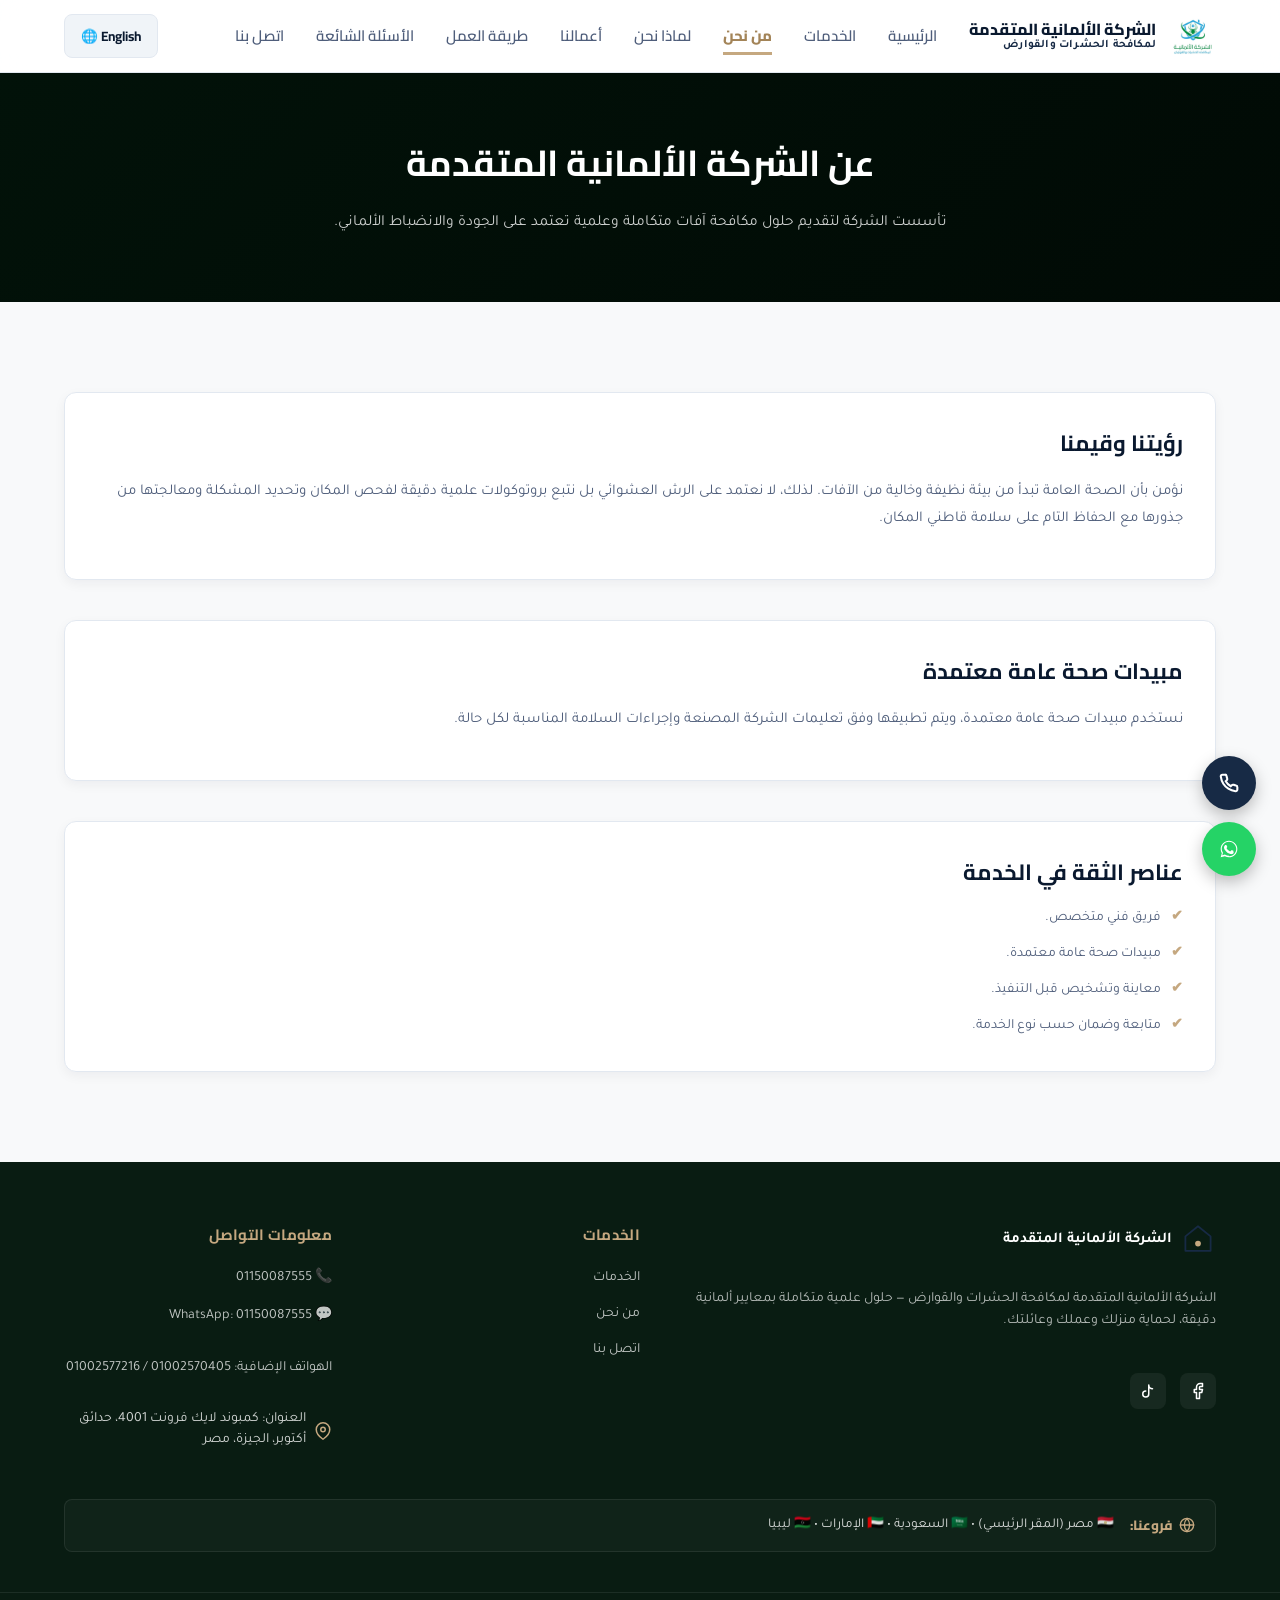
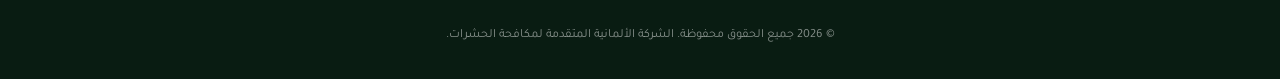
<file: about.html>
<!DOCTYPE html>
<html lang="ar" dir="rtl">
<head>
  <meta charset="UTF-8">
  <meta name="viewport" content="width=device-width, initial-scale=1.0">
  <title data-i18n="aboutHeroTitle">عن الشركة الألمانية المتقدمة | الشركة الألمانية المتقدمة</title>
  <meta name="description" content="تعرف على منهج الشركة الألمانية المتقدمة في فحص ومعالجة ومتابعة خدمات مكافحة الآفات.">
  <meta property="og:title" content="عن الشركة الألمانية المتقدمة">
  <meta property="og:description" content="منهج متكامل لفحص ومعالجة ومتابعة خدمات مكافحة الآفات.">
  <meta property="og:type" content="website">
  <meta name="twitter:card" content="summary">
  <link rel="icon" type="image/png" href="images/logo.png"><link rel="apple-touch-icon" href="images/logo.png"><link rel="stylesheet" href="css/style.css">
</head>
<body>

  <!-- ===== الهيدر (Header) ===== -->
  <header class="site-header">
    <div class="container header-inner">
      <a href="index.html" class="brand" aria-label="الرئيسية">
        <img src="images/logo.png" alt="الشركة الألمانية" class="brand-logo">
        <div class="brand-text">
          <strong data-i18n="brandTitle">الشركة الألمانية المتقدمة</strong>
          <small data-i18n="brandSubtitle">لمكافحة الحشرات والقوارض</small>
        </div>
      </a>

      <!-- القائمة الرئيسية للتنقل -->
      <nav class="main-nav" aria-label="التنقل الرئيسي">
        <a href="index.html" data-i18n="navHome">الرئيسية</a>
        <a href="index.html#pests" data-i18n="navServices">الخدمات</a>
        <a href="about.html" data-i18n="navAbout">من نحن</a>
        <a href="index.html#why-us" data-i18n="navWhyUs">لماذا نحن</a>
        <a href="index.html#portfolio" data-i18n="navPortfolio">أعمالنا</a>
        <a href="index.html#how-it-works" data-i18n="navHowItWorks">طريقة العمل</a>
        <a href="index.html#faqs" data-i18n="navFaq">الأسئلة الشائعة</a>
        <a href="contact.html" data-i18n="navContact">اتصل بنا</a>
      </nav>

      <button class="menu-toggle" id="menuToggleBtn" aria-label="فتح القائمة" aria-expanded="false">
        <span></span>
        <span></span>
        <span></span>
      </button>

      <div class="header-actions">
        <button id="langToggleBtn" class="lang-toggle" aria-label="تبديل اللغة">English 🌐</button>
      </div>
    </div>
  </header>

  <!-- ===== هيرو صفحة من نحن ===== -->
  <section class="page-hero">
    <div class="container">
      <h1 data-i18n="aboutHeroTitle">عن الشركة الألمانية المتقدمة</h1>
      <p data-i18n="aboutHeroLead">تأسست الشركة لتقديم حلول مكافحة آفات متكاملة وعلمية تعتمد على الجودة والانضباط الألماني.</p>
    </div>
  </section>

  <!-- ===== المحتوى الأساسي لصفحة من نحن ===== -->
  <main class="section-padding">
    <div class="container about-sections">
      
      <!-- القسم الأول: الرؤية والقيم -->
      <div class="about-card reveal reveal-delay-1">
        <h2 data-i18n="aboutSection1Title">رؤيتنا وقيمنا</h2>
        <p data-i18n="aboutSection1Text">نؤمن بأن الصحة العامة تبدأ من بيئة نظيفة وخالية من الآفات. لذلك، لا نعتمد على الرش العشوائي بل نتبع بروتوكولات علمية دقيقة لفحص المكان وتحديد المشكلة ومعالجتها من جذورها مع الحفاظ التام على سلامة قاطني المكان.</p>
      </div>

      <!-- القسم الثاني: مبيدات آمنة ومعتمدة -->
      <div class="about-card reveal reveal-delay-2">
        <h2 data-i18n="aboutSection2Title">مبيدات معتمدة وآمنة</h2>
        <p data-i18n="aboutSection2Text">نستخدم مبيدات صحة عامة معتمدة، ويتم تطبيقها وفق تعليمات الشركة المصنعة وإجراءات السلامة المناسبة لكل حالة.</p>
      </div>

      <!-- القسم الثالث: عناصر الثقة -->
      <div class="about-card reveal reveal-delay-3">
        <h2 data-i18n="aboutTrustTitle">عناصر الثقة في الخدمة</h2>
        <ul class="cert-list">
          <li data-i18n="aboutTrust1">فريق فني متخصص.</li>
          <li data-i18n="aboutTrust2">مبيدات صحة عامة معتمدة.</li>
          <li data-i18n="aboutTrust3">معاينة وتشخيص قبل التنفيذ.</li>
          <li data-i18n="aboutTrust4">متابعة وضمان حسب نوع الخدمة.</li>
        </ul>
      </div>

    </div>
  </main>

  <!-- ===== الفوتر (Footer) ===== -->
  <footer class="site-footer">
    <div class="footer-main">
      <div class="container footer-grid">
        <div class="footer-brand-info">
          <a href="index.html" class="brand" style="gap: 8px;">
            <div class="brand-mark" style="display: flex; align-items: center; justify-content: center; color: var(--brand-blue);">
              <svg viewBox="0 0 100 100" width="36" height="36" fill="none">
                <path d="M50 12 L85 40 L85 80 L15 80 L15 40 Z" stroke="currentColor" stroke-width="5" stroke-linejoin="round"/>
                <circle cx="50" cy="60" r="8" fill="var(--brand-green)"/>
              </svg>
            </div>
            <strong style="color: #fff; font-size: 15px;" data-i18n="brandTitle">الشركة الألمانية المتقدمة</strong>
          </a>
          <p data-i18n="footerDesc">الشركة الألمانية المتقدمة لمكافحة الحشرات والقوارض — حلول علمية متكاملة بمعايير ألمانية دقيقة، لحماية منزلك وعملك وعائلتك.</p>
          <div class="social-links">
            <a href="https://www.facebook.com/share/1JVAD7kqsM/" target="_blank" rel="noopener" class="social-btn" aria-label="Facebook">
              <svg width="18" height="18" viewBox="0 0 24 24" fill="none" stroke="currentColor" stroke-width="2" stroke-linecap="round" stroke-linejoin="round"><path d="M18 2h-3a5 5 0 0 0-5 5v3H7v4h3v8h4v-8h3l1-4h-4V7a1 1 0 0 1 1-1h3z"/></svg>
            </a>
            <a href="https://www.tiktok.com/@user5372522883397?_r=1&_t=ZS-99DZus19KHH" target="_blank" rel="noopener" class="social-btn" aria-label="TikTok">
              <svg width="18" height="18" viewBox="0 0 24 24" fill="none" stroke="currentColor" stroke-width="2" stroke-linecap="round" stroke-linejoin="round"><path d="M9 12a4 4 0 1 0 4 4V4a5 5 0 0 0 5 5"/></svg>
            </a>
          </div>
        </div>

        <div class="footer-col">
          <h4 data-i18n="navServices">الخدمات</h4>
          <div class="footer-links">
            <a href="services.html" data-i18n="navServices">عرض الخدمات</a>
            <a href="about.html" data-i18n="navAbout">من نحن</a>
            <a href="contact.html" data-i18n="navContact">اتصل بنا</a>
          </div>
        </div>

        <div class="footer-col">
          <h4 data-i18n="footerContactHeader">معلومات التواصل</h4>
          <div class="footer-contact-list">
            <a href="tel:01150087555">📞 01150087555</a>
            <a href="https://wa.me/201150087555" target="_blank" rel="noopener">💬 WhatsApp: 01150087555</a>
            <p data-i18n="footerPhones">الهواتف الإضافية: 01002570405 / 01002577216</p>
            <a href="https://maps.app.goo.gl/ZysrpDrvLk2iPPWg7" target="_blank" rel="noopener" class="footer-address-link" title="عرض الموقع على خرائط Google">
              <svg width="18" height="18" viewBox="0 0 24 24" fill="none" stroke="currentColor" stroke-width="2" stroke-linecap="round" stroke-linejoin="round"><path d="M21 10c0 7-9 13-9 13s-9-6-9-13a9 9 0 0 1 18 0z"/><circle cx="12" cy="10" r="3"/></svg>
              <span data-i18n="footerAddress">العنوان: كمبوند لايك فرونت 4001، حدائق أكتوبر، الجيزة، مصر</span>
            </a>
          </div>
        </div>

        <!-- شريط التواجد الإقليمي في الفوتر -->
        <div class="footer-branches-row">
          <span class="footer-branches-label">
            <svg width="16" height="16" viewBox="0 0 24 24" fill="none" stroke="currentColor" stroke-width="2" stroke-linecap="round" stroke-linejoin="round"><circle cx="12" cy="12" r="10"/><line x1="2" y1="12" x2="22" y2="12"/><path d="M12 2a15.3 15.3 0 0 1 4 10 15.3 15.3 0 0 1-4 10 15.3 15.3 0 0 1-4-10 15.3 15.3 0 0 1 4-10z"/></svg>
            <span data-i18n="footerBranchesLabel">فروعنا:</span>
          </span>
          <span class="footer-branches-list" data-i18n="footerBranchesList">🇪🇬 مصر (المقر الرئيسي) • 🇸🇦 السعودية • 🇦🇪 الإمارات • 🇱🇾 ليبيا</span>
        </div>
      </div>
    </div>
    
    <div class="footer-bottom">
      <p>© <span id="year"></span> <span data-i18n="copyright">جميع الحقوق محفوظة. الشركة الألمانية المتقدمة لمكافحة الحشرات.</span></p>
    </div>
  </footer>

  <!-- ===== الشريط العائم السريع للموبايل وديسكتوب ===== -->
  <div class="sticky-bar" role="region" aria-label="اتصال سريع">
    <a href="tel:01150087555" class="sticky-btn sticky-call" aria-label="اتصال مباشر">
      <svg width="20" height="20" viewBox="0 0 24 24" fill="none" stroke="currentColor" stroke-width="2.5"><path d="M22 16.92v3a2 2 0 0 1-2.18 2 19.79 19.79 0 0 1-8.63-3.07 19.5 19.5 0 0 1-6-6 19.79 19.79 0 0 1-3.07-8.67A2 2 0 0 1 4.11 2h3a2 2 0 0 1 2 1.72c.127.96.361 1.903.7 2.81a2 2 0 0 1-.45 2.11L8.09 9.91a16 16 0 0 0 6 6l1.27-1.27a2 2 0 0 1 2.11-.45c.907.339 1.85.573 2.81.7A2 2 0 0 1 22 16.92z"/></svg>
      <span data-i18n="stickyCall">اتصل الآن</span>
    </a>
    <a href="https://wa.me/201150087555?text=مرحباً، أريد الاستفسار عن خدمة مكافحة الحشرات" target="_blank" rel="noopener" class="sticky-btn sticky-whatsapp" aria-label="مراسلة واتساب">
      <svg width="20" height="20" viewBox="0 0 24 24" fill="currentColor"><path d="M17.5 14.4c-.3-.1-1.7-.9-2-.9-.3-.1-.5-.1-.7.1-.2.3-.8.9-1 1.1-.2.2-.3.2-.6.1-.3-.1-1.3-.5-2.4-1.5-.9-.8-1.5-1.8-1.7-2.1-.2-.3 0-.5.1-.6.1-.1.3-.3.4-.5.1-.2.2-.3.3-.5.1-.2 0-.4 0-.5C10 9.8 9.4 8.4 9.1 7.8c-.2-.6-.5-.5-.7-.5h-.6c-.2 0-.5.1-.8.4-.3.3-1 1-1 2.4s1 2.8 1.2 3c.1.2 2 3.1 4.9 4.3.7.3 1.2.5 1.6.6.7.2 1.3.2 1.8.1.5-.1 1.7-.7 1.9-1.4.2-.7.2-1.3.2-1.4-.1-.2-.3-.3-.6-.4z"/><path d="M12 2C6.5 2 2 6.5 2 12c0 1.8.5 3.6 1.4 5.1L2 22l5.1-1.3c1.4.8 3.1 1.2 4.9 1.2 5.5 0 10-4.5 10-10S17.5 2 12 2zm0 18.1c-1.6 0-3.2-.4-4.5-1.2l-.3-.2-3.3.9.9-3.2-.2-.3C3.8 14.7 3.3 13.4 3.3 12c0-4.8 3.9-8.7 8.7-8.7s8.7 3.9 8.7 8.7-3.9 8.7-8.7 8.7z"/></svg>
      <span data-i18n="stickyWhatsapp">واتساب</span>
    </a>
  </div>

  <script src="js/translations.js"></script>
  <script src="js/script.js"></script>
</body>
</html>
</file>
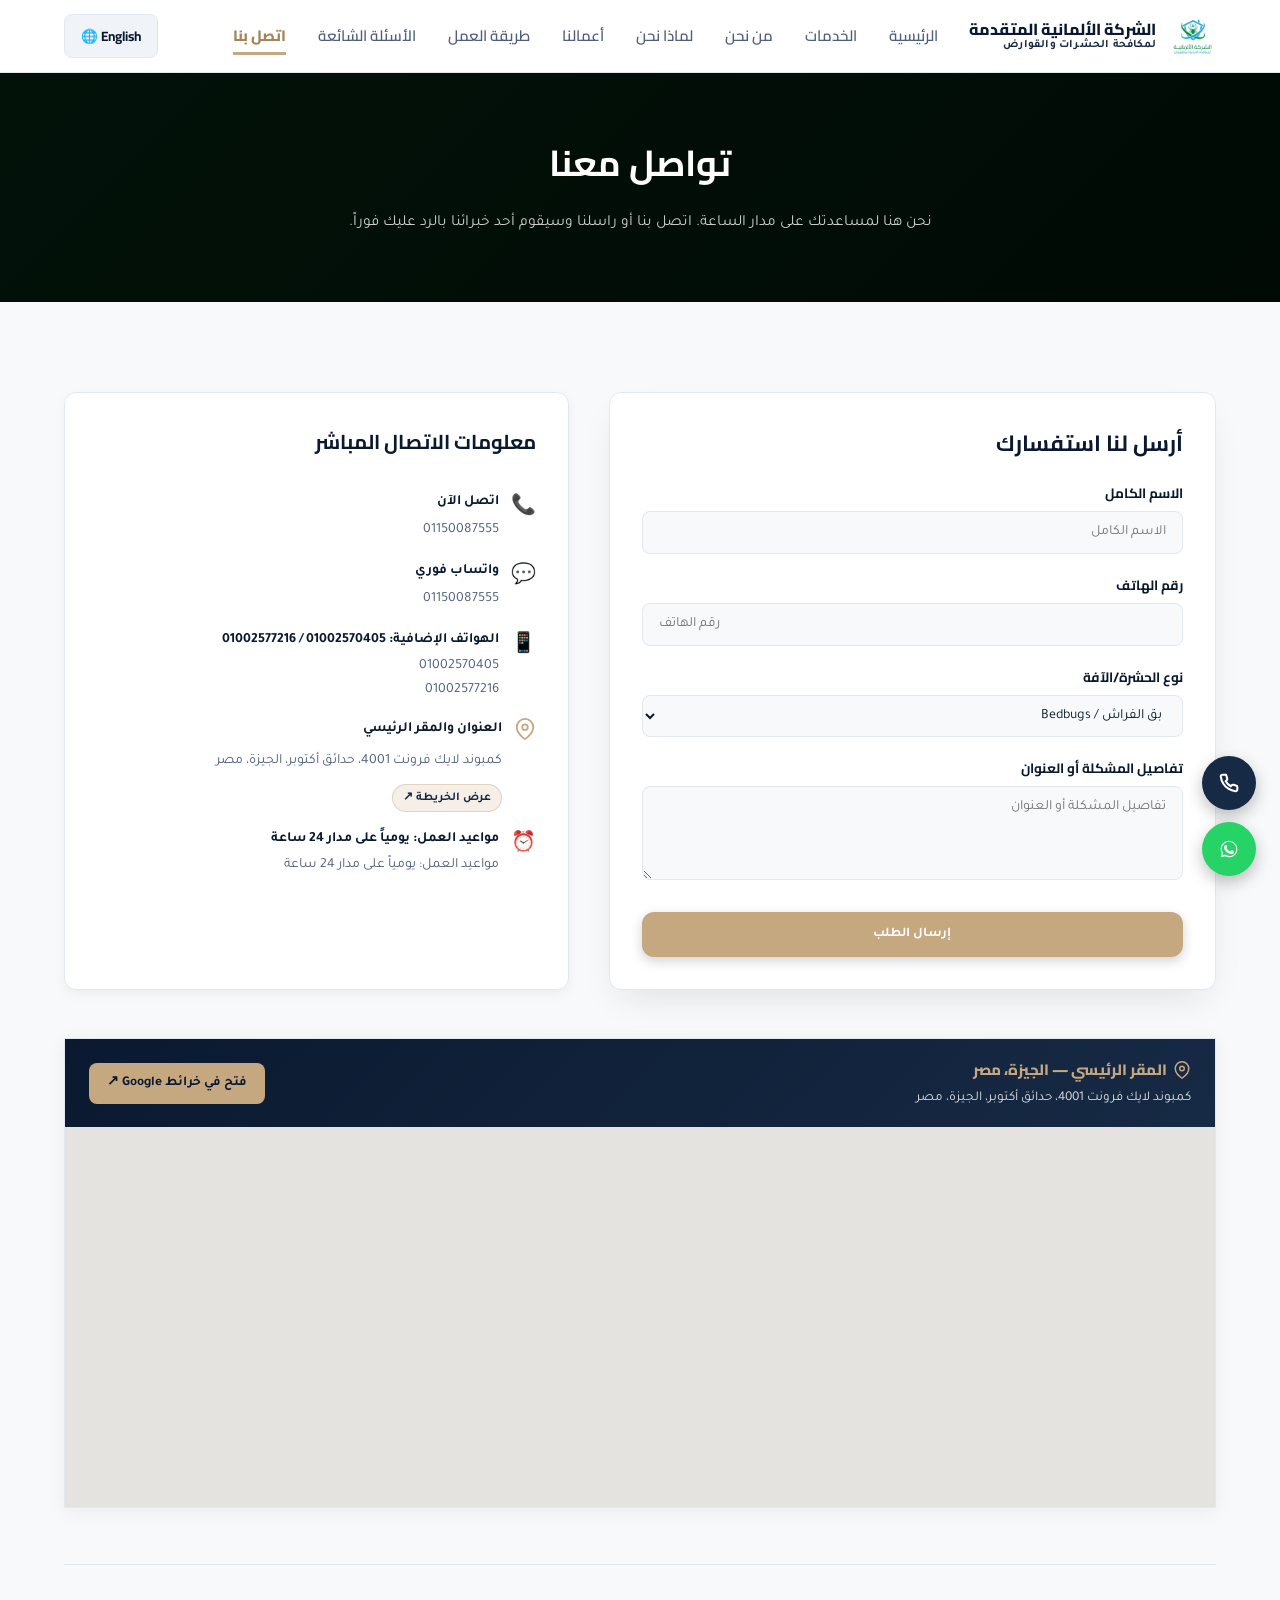
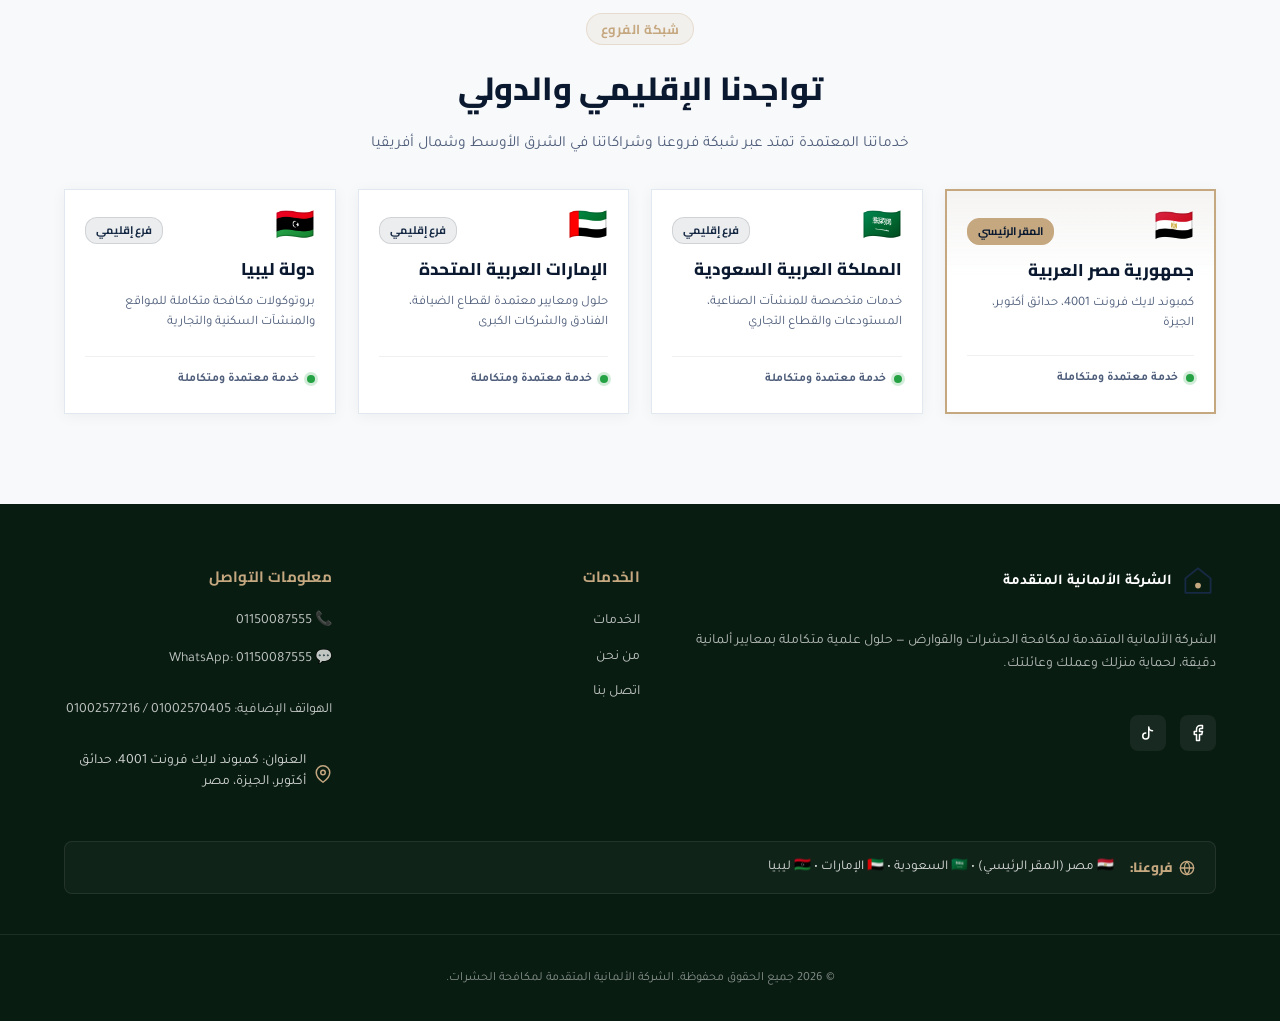
<file: contact.html>
<!DOCTYPE html>
<html lang="ar" dir="rtl">
<head>
  <meta charset="UTF-8">
  <meta name="viewport" content="width=device-width, initial-scale=1.0">
  <title data-i18n="contactHeroTitle">اتصل بنا | الشركة الألمانية المتقدمة</title>
  <meta name="description" content="تواصل مع الشركة الألمانية المتقدمة للاستفسار عن خدمات مكافحة الحشرات والقوارض للمنازل والمنشآت.">
  <meta property="og:title" content="تواصل مع الشركة الألمانية المتقدمة">
  <meta property="og:description" content="تواصل معنا هاتفيًا أو عبر واتساب للاستفسار عن خدمات مكافحة الآفات.">
  <meta property="og:type" content="website">
  <meta name="twitter:card" content="summary">
  <link rel="icon" type="image/png" href="images/logo.png"><link rel="apple-touch-icon" href="images/logo.png"><link rel="stylesheet" href="css/style.css">
</head>
<body>

  <!-- ===== الهيدر (Header) ===== -->
  <header class="site-header">
    <div class="container header-inner">
      <a href="index.html" class="brand" aria-label="الرئيسية">
        <img src="images/logo.png" alt="الشركة الألمانية" class="brand-logo">
        <div class="brand-text">
          <strong data-i18n="brandTitle">الشركة الألمانية المتقدمة</strong>
          <small data-i18n="brandSubtitle">لمكافحة الحشرات والقوارض</small>
        </div>
      </a>

      <!-- القائمة الرئيسية للتنقل -->
      <nav class="main-nav" aria-label="التنقل الرئيسي">
        <a href="index.html" data-i18n="navHome">الرئيسية</a>
        <a href="index.html#pests" data-i18n="navServices">الخدمات</a>
        <a href="about.html" data-i18n="navAbout">من نحن</a>
        <a href="index.html#why-us" data-i18n="navWhyUs">لماذا نحن</a>
        <a href="index.html#portfolio" data-i18n="navPortfolio">أعمالنا</a>
        <a href="index.html#how-it-works" data-i18n="navHowItWorks">طريقة العمل</a>
        <a href="index.html#faqs" data-i18n="navFaq">الأسئلة الشائعة</a>
        <a href="contact.html" data-i18n="navContact">اتصل بنا</a>
      </nav>

      <button class="menu-toggle" id="menuToggleBtn" aria-label="فتح القائمة" aria-expanded="false">
        <span></span>
        <span></span>
        <span></span>
      </button>

      <div class="header-actions">
        <button id="langToggleBtn" class="lang-toggle" aria-label="تبديل اللغة">English 🌐</button>
      </div>
    </div>
  </header>

  <!-- ===== هيرو صفحة اتصل بنا ===== -->
  <section class="page-hero">
    <div class="container">
      <h1 data-i18n="contactHeroTitle">تواصل معنا</h1>
      <p data-i18n="contactHeroLead">نحن هنا لمساعدتك على مدار الساعة. اتصل بنا أو راسلنا وسيقوم أحد خبرائنا بالرد عليك فوراً.</p>
    </div>
  </section>

  <!-- ===== محتوى صفحة الاتصال ===== -->
  <main class="section-padding">
    <div class="container contact-layout">
      
      <!-- العمود الأول: نموذج الاتصال بالشركة -->
      <div class="contact-form-card reveal reveal-delay-1">
        <h2 data-i18n="contactFormTitle">أرسل لنا استفسارك</h2>
        
        <form id="contactUsForm">
          <div class="form-group">
            <label for="fullName" data-i18n="contactFormName">الاسم الكامل</label>
            <input type="text" id="fullName" class="form-control" data-i18n-placeholder="contactFormName" required>
          </div>
          
          <div class="form-group">
            <label for="phoneNumber" data-i18n="contactFormPhone">رقم الهاتف</label>
            <input type="tel" id="phoneNumber" class="form-control" data-i18n-placeholder="contactFormPhone" required>
          </div>

          <div class="form-group">
            <label for="pestType" data-i18n="contactFormPest">نوع الحشرة/الآفة</label>
            <select id="pestType" class="form-control">
              <option value="bedbug">بق الفراش / Bedbugs</option>
              <option value="cockroach">الصراصير / Cockroaches</option>
              <option value="ticks">القراد / Ticks</option>
              <option value="termite">النمل الأبيض / Termites</option>
              <option value="rodents">الفئران / Mice & Rodents</option>
              <option value="woodborer">سوس الخشب / Wood Borers</option>
              <option value="geckos">الأبراص / Geckos</option>
              <option value="moths">العتة / Moths</option>
              <option value="woodbeetle">حفار الخشب / Wood Beetles</option>
            </select>
          </div>

          <div class="form-group">
            <label for="message" data-i18n="contactFormMsg">تفاصيل المشكلة أو العنوان</label>
            <textarea id="message" rows="4" class="form-control" data-i18n-placeholder="contactFormMsg" required></textarea>
          </div>

          <button type="submit" class="btn-submit" data-i18n="contactFormSubmit">إرسال الطلب</button>
        </form>

        <div id="contactSuccessAlert" class="success-alert" data-i18n="contactFormSuccess">
          تم إرسال طلبك بنجاح! سنتواصل معك في أقرب وقت ممكن.
        </div>
      </div>

      <!-- العمود الثاني: معلومات الاتصال المباشرة -->
      <div class="contact-info-card reveal reveal-delay-2">
        <h2 data-i18n="contactInfoTitle">معلومات الاتصال المباشر</h2>
        
        <div class="contact-info-list">
          <!-- الهاتف الأساسي -->
          <div class="contact-info-item">
            <div class="info-icon">📞</div>
            <div class="info-text">
              <strong data-i18n="btnCall">اتصل الآن</strong>
              <a href="tel:01150087555">01150087555</a>
            </div>
          </div>

          <!-- واتساب -->
          <div class="contact-info-item">
            <div class="info-icon">💬</div>
            <div class="info-text">
              <strong data-i18n="btnWhatsapp">واتساب فوري</strong>
              <a href="https://wa.me/201150087555" target="_blank" rel="noopener">01150087555</a>
            </div>
          </div>

          <!-- هواتف إضافية -->
          <div class="contact-info-item">
            <div class="info-icon">📱</div>
            <div class="info-text">
              <strong data-i18n="footerPhones">الهواتف الإضافية</strong>
              <p style="margin: 0;">01002570405<br>01002577216</p>
            </div>
          </div>

          <!-- العنوان والمقر الرئيسي -->
          <div class="contact-info-item">
            <div class="info-icon">
              <svg width="22" height="22" viewBox="0 0 24 24" fill="none" stroke="currentColor" stroke-width="2" stroke-linecap="round" stroke-linejoin="round"><path d="M21 10c0 7-9 13-9 13s-9-6-9-13a9 9 0 0 1 18 0z"/><circle cx="12" cy="10" r="3"/></svg>
            </div>
            <div class="info-text contact-address-box">
              <strong data-i18n="contactAddressTitle">العنوان والمقر الرئيسي</strong>
              <a href="https://maps.app.goo.gl/ZysrpDrvLk2iPPWg7" target="_blank" rel="noopener" class="map-link-btn" title="افتح في خرائط Google">
                <span data-i18n="mainAddressText">كمبوند لايك فرونت 4001، حدائق أكتوبر، الجيزة، مصر</span>
                <span class="map-badge" data-i18n="openInMaps">عرض الخريطة ↗</span>
              </a>
            </div>
          </div>

          <!-- مواعيد العمل -->
          <div class="contact-info-item">
            <div class="info-icon">⏰</div>
            <div class="info-text">
              <strong data-i18n="contactWorkHours">مواعيد العمل</strong>
              <p style="margin: 0;" data-i18n="contactWorkHours">مواعيد العمل: يومياً على مدار 24 ساعة</p>
            </div>
          </div>
        </div>
      </div>

    </div>

    <div class="container">
      <!-- خريطة الموقع التفاعلية (Embedded Google Map) -->
      <div class="contact-map-section reveal">
        <div class="map-card-wrapper">
          <div class="map-header">
            <div class="map-header-info">
              <div class="map-pin-badge">
                <svg width="18" height="18" viewBox="0 0 24 24" fill="none" stroke="currentColor" stroke-width="2" stroke-linecap="round" stroke-linejoin="round"><path d="M21 10c0 7-9 13-9 13s-9-6-9-13a9 9 0 0 1 18 0z"/><circle cx="12" cy="10" r="3"/></svg>
                <span data-i18n="mapHeadquarterTitle">المقر الرئيسي — الجيزة، مصر</span>
              </div>
              <p data-i18n="mainAddressText">كمبوند لايك فرونت 4001، حدائق أكتوبر، الجيزة، مصر</p>
            </div>
            <a href="https://maps.app.goo.gl/ZysrpDrvLk2iPPWg7" target="_blank" rel="noopener" class="btn-map-direct" data-i18n="openInGoogleMaps">
              فتح في خرائط Google ↗
            </a>
          </div>
          <div class="map-iframe-container">
            <iframe 
              src="https://maps.google.com/maps?q=Lake+Front+Compound+October+Gardens+Giza+Egypt&t=&z=14&ie=UTF8&iwloc=&output=embed" 
              width="100%" 
              height="380" 
              style="border:0;" 
              allowfullscreen="" 
              loading="lazy" 
              referrerpolicy="no-referrer-when-downgrade"
              title="موقع الشركة الألمانية المتقدمة على خرائط Google">
            </iframe>
          </div>
        </div>
      </div>

      <!-- ===== قسم الفروع والتواجد الإقليمي (Regional Presence) ===== -->
      <section class="branches-section reveal">
        <div class="section-header text-center" style="margin-bottom: 28px;">
          <span class="section-eyebrow" data-i18n="branchesEyebrow">شبكة الفروع</span>
          <h2 class="section-title" data-i18n="branchesTitle">تواجدنا الإقليمي والدولي</h2>
          <p class="section-lead" data-i18n="branchesSubtitle">خدماتنا المعتمدة تمتد عبر شبكة فروعنا وشراكاتنا في الشرق الأوسط وشمال أفريقيا</p>
        </div>

        <div class="branches-grid">
          <!-- مصر (المقر الرئيسي) -->
          <div class="branch-card branch-card--hq">
            <div class="branch-card-header">
              <div class="branch-flag">🇪🇬</div>
              <span class="branch-badge branch-badge--hq" data-i18n="badgeHQ">المقر الرئيسي</span>
            </div>
            <h3 class="branch-country" data-i18n="countryEgypt">جمهورية مصر العربية</h3>
            <p class="branch-desc" data-i18n="branchEgyptDesc">كمبوند لايك فرونت 4001، حدائق أكتوبر، الجيزة</p>
            <div class="branch-meta">
              <span class="branch-status-dot"></span>
              <span data-i18n="branchActiveService">خدمة فورية وشاملة 24/7</span>
            </div>
          </div>

          <!-- المملكة العربية السعودية -->
          <div class="branch-card">
            <div class="branch-card-header">
              <div class="branch-flag">🇸🇦</div>
              <span class="branch-badge" data-i18n="badgeBranch">فرع إقليمي</span>
            </div>
            <h3 class="branch-country" data-i18n="countryKSA">المملكة العربية السعودية</h3>
            <p class="branch-desc" data-i18n="branchKSADesc">خدمات متخصصة للمنشآت الصناعية، المستودعات والقطاع التجاري</p>
            <div class="branch-meta">
              <span class="branch-status-dot"></span>
              <span data-i18n="branchActiveService">عقود مؤسسية ومشاريع</span>
            </div>
          </div>

          <!-- الإمارات العربية المتحدة -->
          <div class="branch-card">
            <div class="branch-card-header">
              <div class="branch-flag">🇦🇪</div>
              <span class="branch-badge" data-i18n="badgeBranch">فرع إقليمي</span>
            </div>
            <h3 class="branch-country" data-i18n="countryUAE">الإمارات العربية المتحدة</h3>
            <p class="branch-desc" data-i18n="branchUAEDesc">حلول ومعايير معتمدة لقطاع الضيافة، الفنادق والشركات الكبرى</p>
            <div class="branch-meta">
              <span class="branch-status-dot"></span>
              <span data-i18n="branchActiveService">عقود صيانة ومتابعة</span>
            </div>
          </div>

          <!-- دولة ليبيا -->
          <div class="branch-card">
            <div class="branch-card-header">
              <div class="branch-flag">🇱🇾</div>
              <span class="branch-badge" data-i18n="badgeBranch">فرع إقليمي</span>
            </div>
            <h3 class="branch-country" data-i18n="countryLibya">دولة ليبيا</h3>
            <p class="branch-desc" data-i18n="branchLibyaDesc">بروتوكولات مكافحة متكاملة للمواقع والمنشآت السكنية والتجارية</p>
            <div class="branch-meta">
              <span class="branch-status-dot"></span>
              <span data-i18n="branchActiveService">تغطية مشاريع متكاملة</span>
            </div>
          </div>
        </div>
      </section>
    </div>
  </main>

  <!-- ===== الفوتر (Footer) ===== -->
  <footer class="site-footer">
    <div class="footer-main">
      <div class="container footer-grid">
        <div class="footer-brand-info">
          <a href="index.html" class="brand" style="gap: 8px;">
            <div class="brand-mark" style="display: flex; align-items: center; justify-content: center; color: var(--brand-blue);">
              <svg viewBox="0 0 100 100" width="36" height="36" fill="none">
                <path d="M50 12 L85 40 L85 80 L15 80 L15 40 Z" stroke="currentColor" stroke-width="5" stroke-linejoin="round"/>
                <circle cx="50" cy="60" r="8" fill="var(--brand-green)"/>
              </svg>
            </div>
            <strong style="color: #fff; font-size: 15px;" data-i18n="brandTitle">الشركة الألمانية المتقدمة</strong>
          </a>
          <p data-i18n="footerDesc">الشركة الألمانية المتقدمة لمكافحة الحشرات والقوارض — حلول علمية متكاملة بمعايير ألمانية دقيقة، لحماية منزلك وعملك وعائلتك.</p>
          <div class="social-links">
            <a href="https://www.facebook.com/share/1JVAD7kqsM/" target="_blank" rel="noopener" class="social-btn" aria-label="Facebook">
              <svg width="18" height="18" viewBox="0 0 24 24" fill="none" stroke="currentColor" stroke-width="2" stroke-linecap="round" stroke-linejoin="round"><path d="M18 2h-3a5 5 0 0 0-5 5v3H7v4h3v8h4v-8h3l1-4h-4V7a1 1 0 0 1 1-1h3z"/></svg>
            </a>
            <a href="https://www.tiktok.com/@user5372522883397?_r=1&_t=ZS-99DZus19KHH" target="_blank" rel="noopener" class="social-btn" aria-label="TikTok">
              <svg width="18" height="18" viewBox="0 0 24 24" fill="none" stroke="currentColor" stroke-width="2" stroke-linecap="round" stroke-linejoin="round"><path d="M9 12a4 4 0 1 0 4 4V4a5 5 0 0 0 5 5"/></svg>
            </a>
          </div>
        </div>

        <div class="footer-col">
          <h4 data-i18n="navServices">الخدمات</h4>
          <div class="footer-links">
            <a href="services.html" data-i18n="navServices">عرض الخدمات</a>
            <a href="about.html" data-i18n="navAbout">من نحن</a>
            <a href="contact.html" data-i18n="navContact">اتصل بنا</a>
          </div>
        </div>

        <div class="footer-col">
          <h4 data-i18n="footerContactHeader">معلومات التواصل</h4>
          <div class="footer-contact-list">
            <a href="tel:01150087555">📞 01150087555</a>
            <a href="https://wa.me/201150087555" target="_blank" rel="noopener">💬 WhatsApp: 01150087555</a>
            <p data-i18n="footerPhones">الهواتف الإضافية: 01002570405 / 01002577216</p>
            <a href="https://maps.app.goo.gl/ZysrpDrvLk2iPPWg7" target="_blank" rel="noopener" class="footer-address-link" title="عرض الموقع على خرائط Google">
              <svg width="18" height="18" viewBox="0 0 24 24" fill="none" stroke="currentColor" stroke-width="2" stroke-linecap="round" stroke-linejoin="round"><path d="M21 10c0 7-9 13-9 13s-9-6-9-13a9 9 0 0 1 18 0z"/><circle cx="12" cy="10" r="3"/></svg>
              <span data-i18n="footerAddress">العنوان: كمبوند لايك فرونت 4001، حدائق أكتوبر، الجيزة، مصر</span>
            </a>
          </div>
        </div>

        <!-- شريط التواجد الإقليمي في الفوتر -->
        <div class="footer-branches-row">
          <span class="footer-branches-label">
            <svg width="16" height="16" viewBox="0 0 24 24" fill="none" stroke="currentColor" stroke-width="2" stroke-linecap="round" stroke-linejoin="round"><circle cx="12" cy="12" r="10"/><line x1="2" y1="12" x2="22" y2="12"/><path d="M12 2a15.3 15.3 0 0 1 4 10 15.3 15.3 0 0 1-4 10 15.3 15.3 0 0 1-4-10 15.3 15.3 0 0 1 4-10z"/></svg>
            <span data-i18n="footerBranchesLabel">فروعنا:</span>
          </span>
          <span class="footer-branches-list" data-i18n="footerBranchesList">🇪🇬 مصر (المقر الرئيسي) • 🇸🇦 السعودية • 🇦🇪 الإمارات • 🇱🇾 ليبيا</span>
        </div>
      </div>
    </div>
    
    <div class="footer-bottom">
      <p>© <span id="year"></span> <span data-i18n="copyright">جميع الحقوق محفوظة. الشركة الألمانية المتقدمة لمكافحة الحشرات.</span></p>
    </div>
  </footer>

  <!-- ===== الشريط العائم السريع للموبايل وديسكتوب ===== -->
  <div class="sticky-bar" role="region" aria-label="اتصال سريع">
    <a href="tel:01150087555" class="sticky-btn sticky-call" aria-label="اتصال مباشر">
      <svg width="20" height="20" viewBox="0 0 24 24" fill="none" stroke="currentColor" stroke-width="2.5"><path d="M22 16.92v3a2 2 0 0 1-2.18 2 19.79 19.79 0 0 1-8.63-3.07 19.5 19.5 0 0 1-6-6 19.79 19.79 0 0 1-3.07-8.67A2 2 0 0 1 4.11 2h3a2 2 0 0 1 2 1.72c.127.96.361 1.903.7 2.81a2 2 0 0 1-.45 2.11L8.09 9.91a16 16 0 0 0 6 6l1.27-1.27a2 2 0 0 1 2.11-.45c.907.339 1.85.573 2.81.7A2 2 0 0 1 22 16.92z"/></svg>
      <span data-i18n="stickyCall">اتصل الآن</span>
    </a>
    <a href="https://wa.me/201150087555?text=مرحباً، أريد الاستفسار عن خدمة مكافحة الحشرات" target="_blank" rel="noopener" class="sticky-btn sticky-whatsapp" aria-label="مراسلة واتساب">
      <svg width="20" height="20" viewBox="0 0 24 24" fill="currentColor"><path d="M17.5 14.4c-.3-.1-1.7-.9-2-.9-.3-.1-.5-.1-.7.1-.2.3-.8.9-1 1.1-.2.2-.3.2-.6.1-.3-.1-1.3-.5-2.4-1.5-.9-.8-1.5-1.8-1.7-2.1-.2-.3 0-.5.1-.6.1-.1.3-.3.4-.5.1-.2.2-.3.3-.5.1-.2 0-.4 0-.5C10 9.8 9.4 8.4 9.1 7.8c-.2-.6-.5-.5-.7-.5h-.6c-.2 0-.5.1-.8.4-.3.3-1 1-1 2.4s1 2.8 1.2 3c.1.2 2 3.1 4.9 4.3.7.3 1.2.5 1.6.6.7.2 1.3.2 1.8.1.5-.1 1.7-.7 1.9-1.4.2-.7.2-1.3.2-1.4-.1-.2-.3-.3-.6-.4z"/><path d="M12 2C6.5 2 2 6.5 2 12c0 1.8.5 3.6 1.4 5.1L2 22l5.1-1.3c1.4.8 3.1 1.2 4.9 1.2 5.5 0 10-4.5 10-10S17.5 2 12 2zm0 18.1c-1.6 0-3.2-.4-4.5-1.2l-.3-.2-3.3.9.9-3.2-.2-.3C3.8 14.7 3.3 13.4 3.3 12c0-4.8 3.9-8.7 8.7-8.7s8.7 3.9 8.7 8.7-3.9 8.7-8.7 8.7z"/></svg>
      <span data-i18n="stickyWhatsapp">واتساب</span>
    </a>
  </div>

  <script src="js/translations.js"></script>
  <script src="js/script.js"></script>
</body>
</html>
</file>
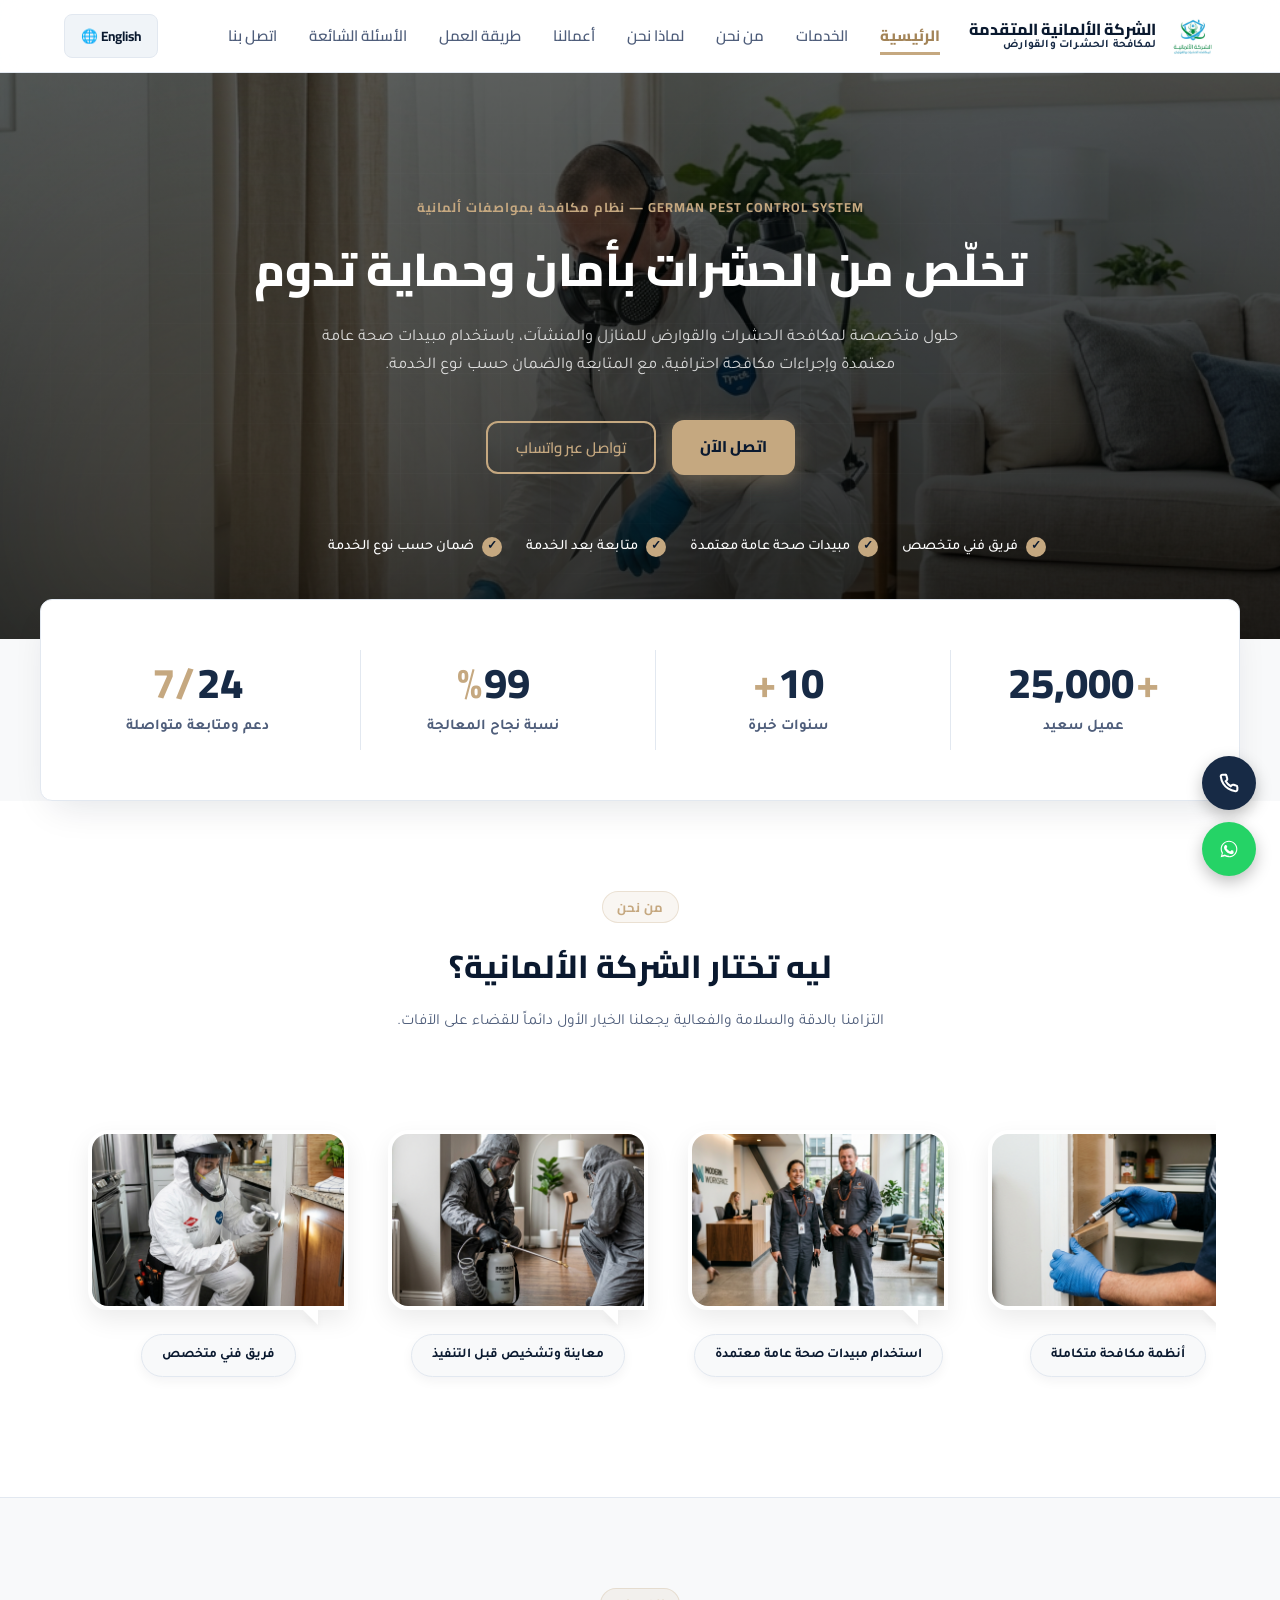
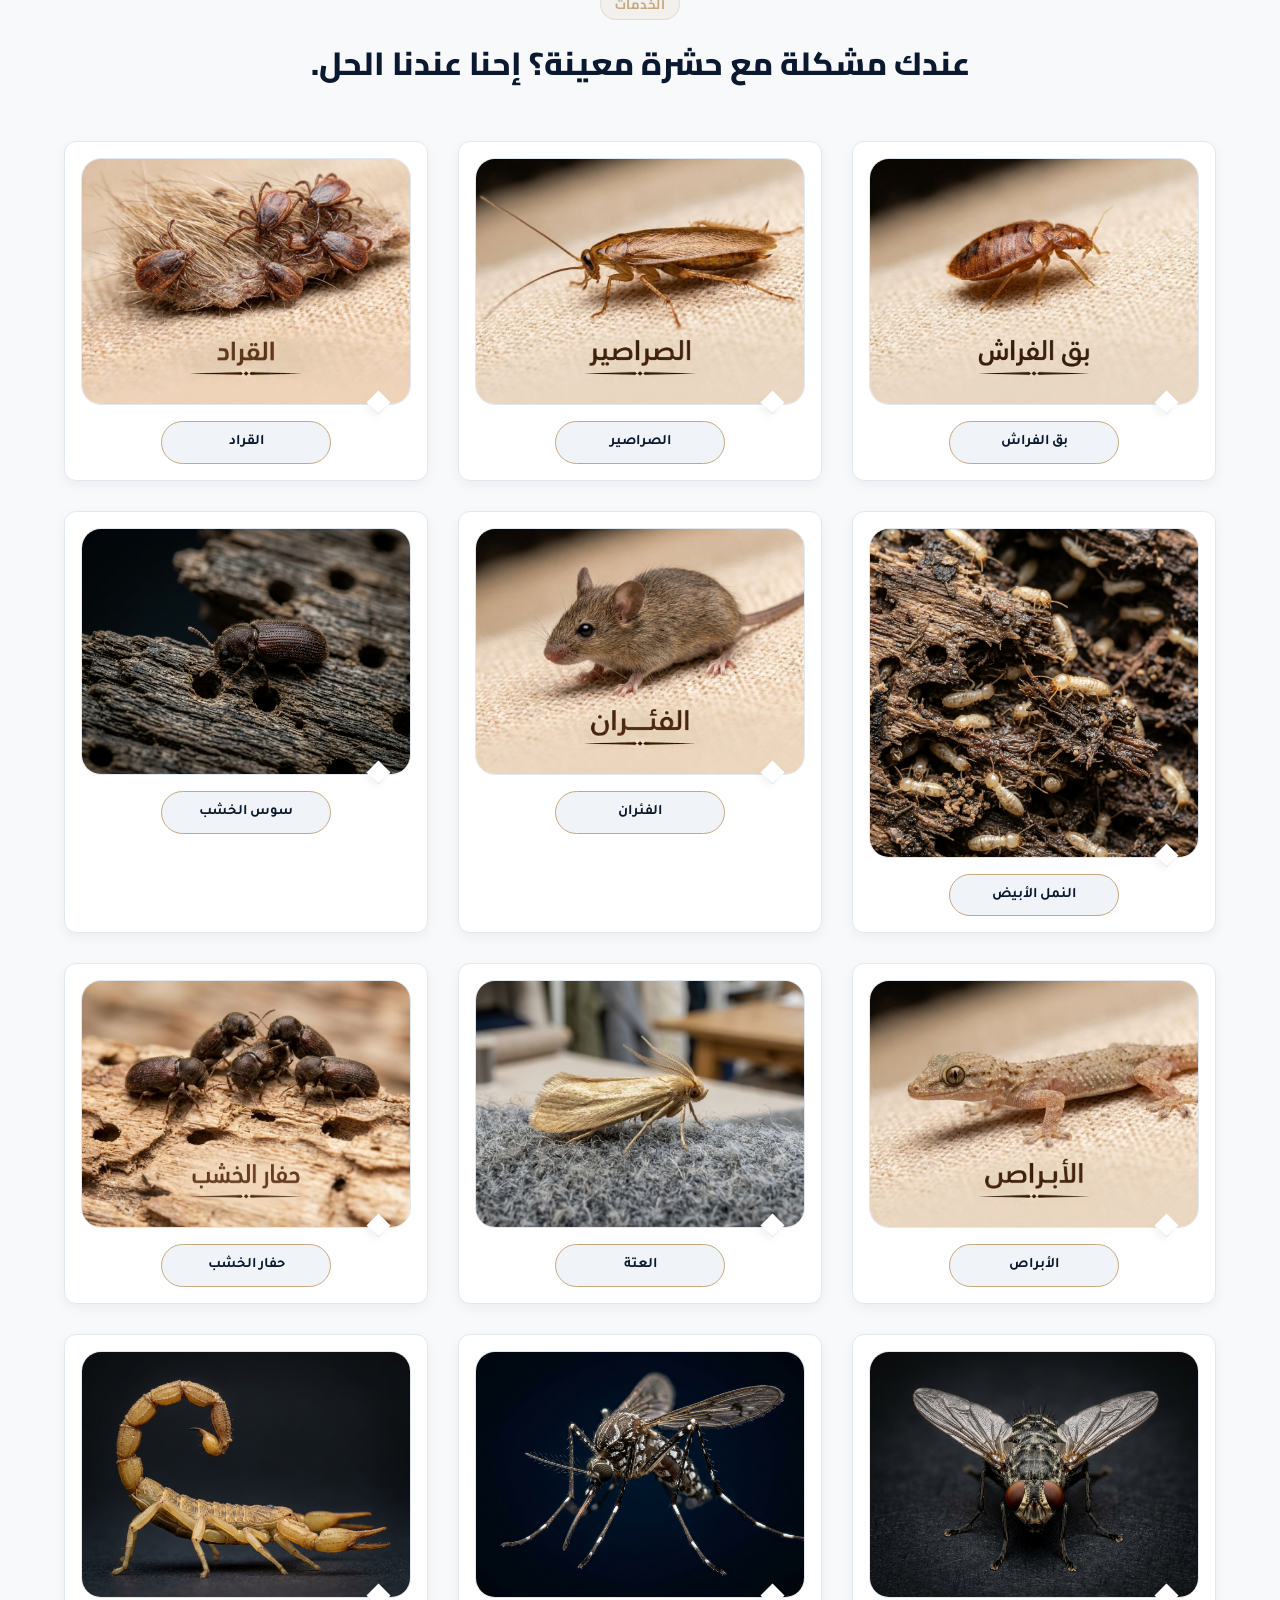
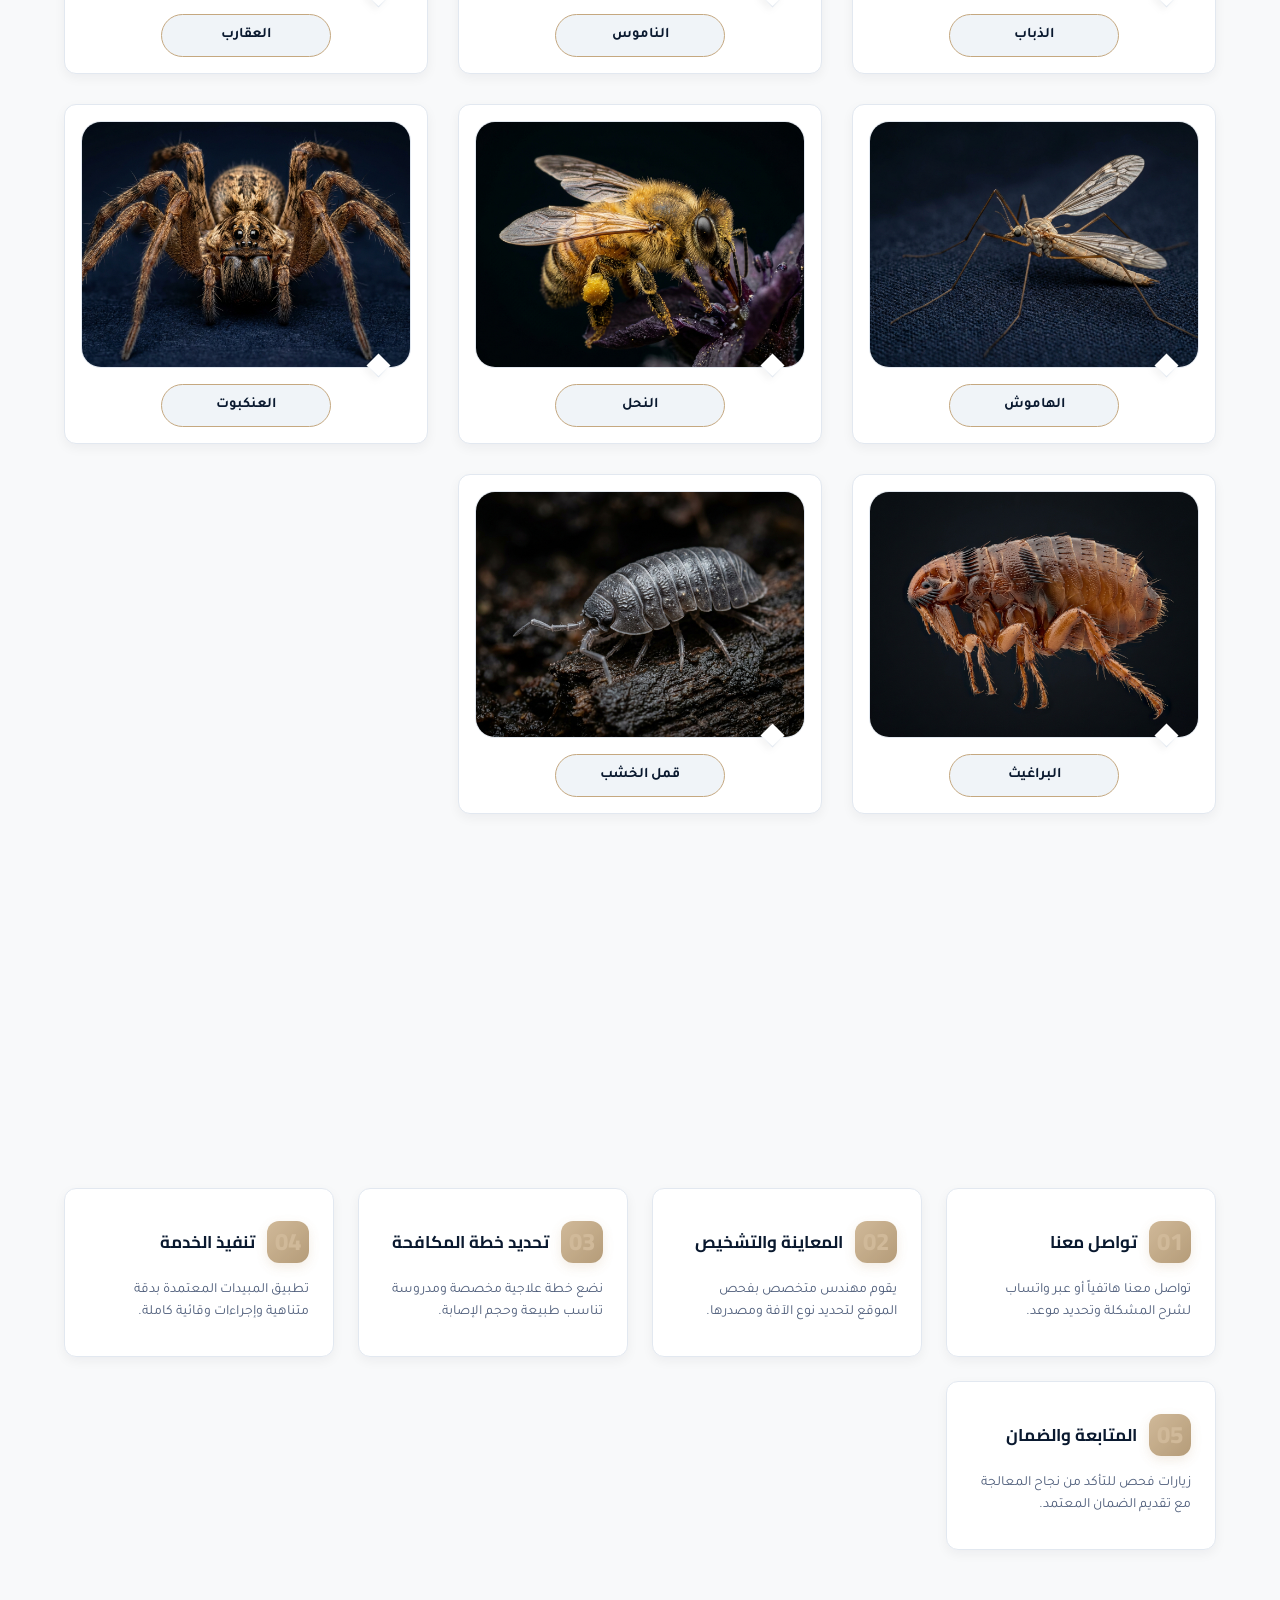
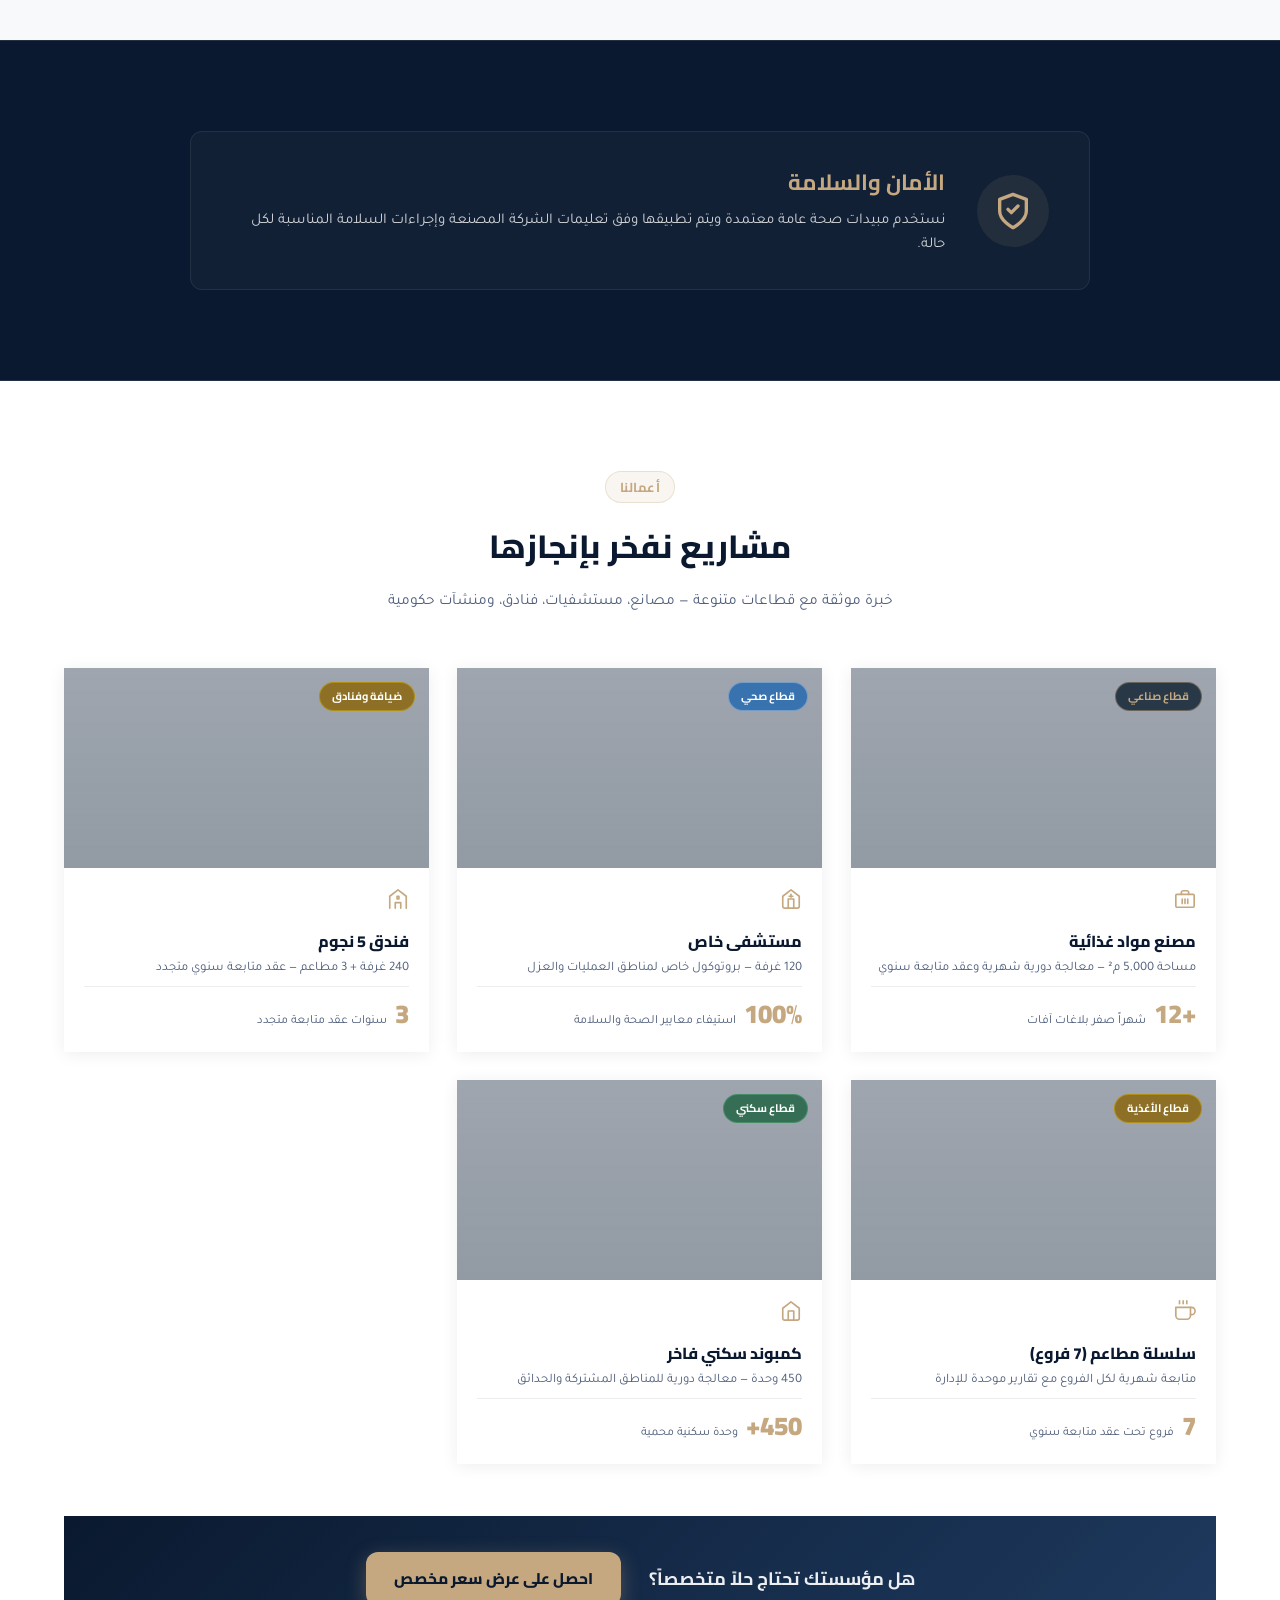
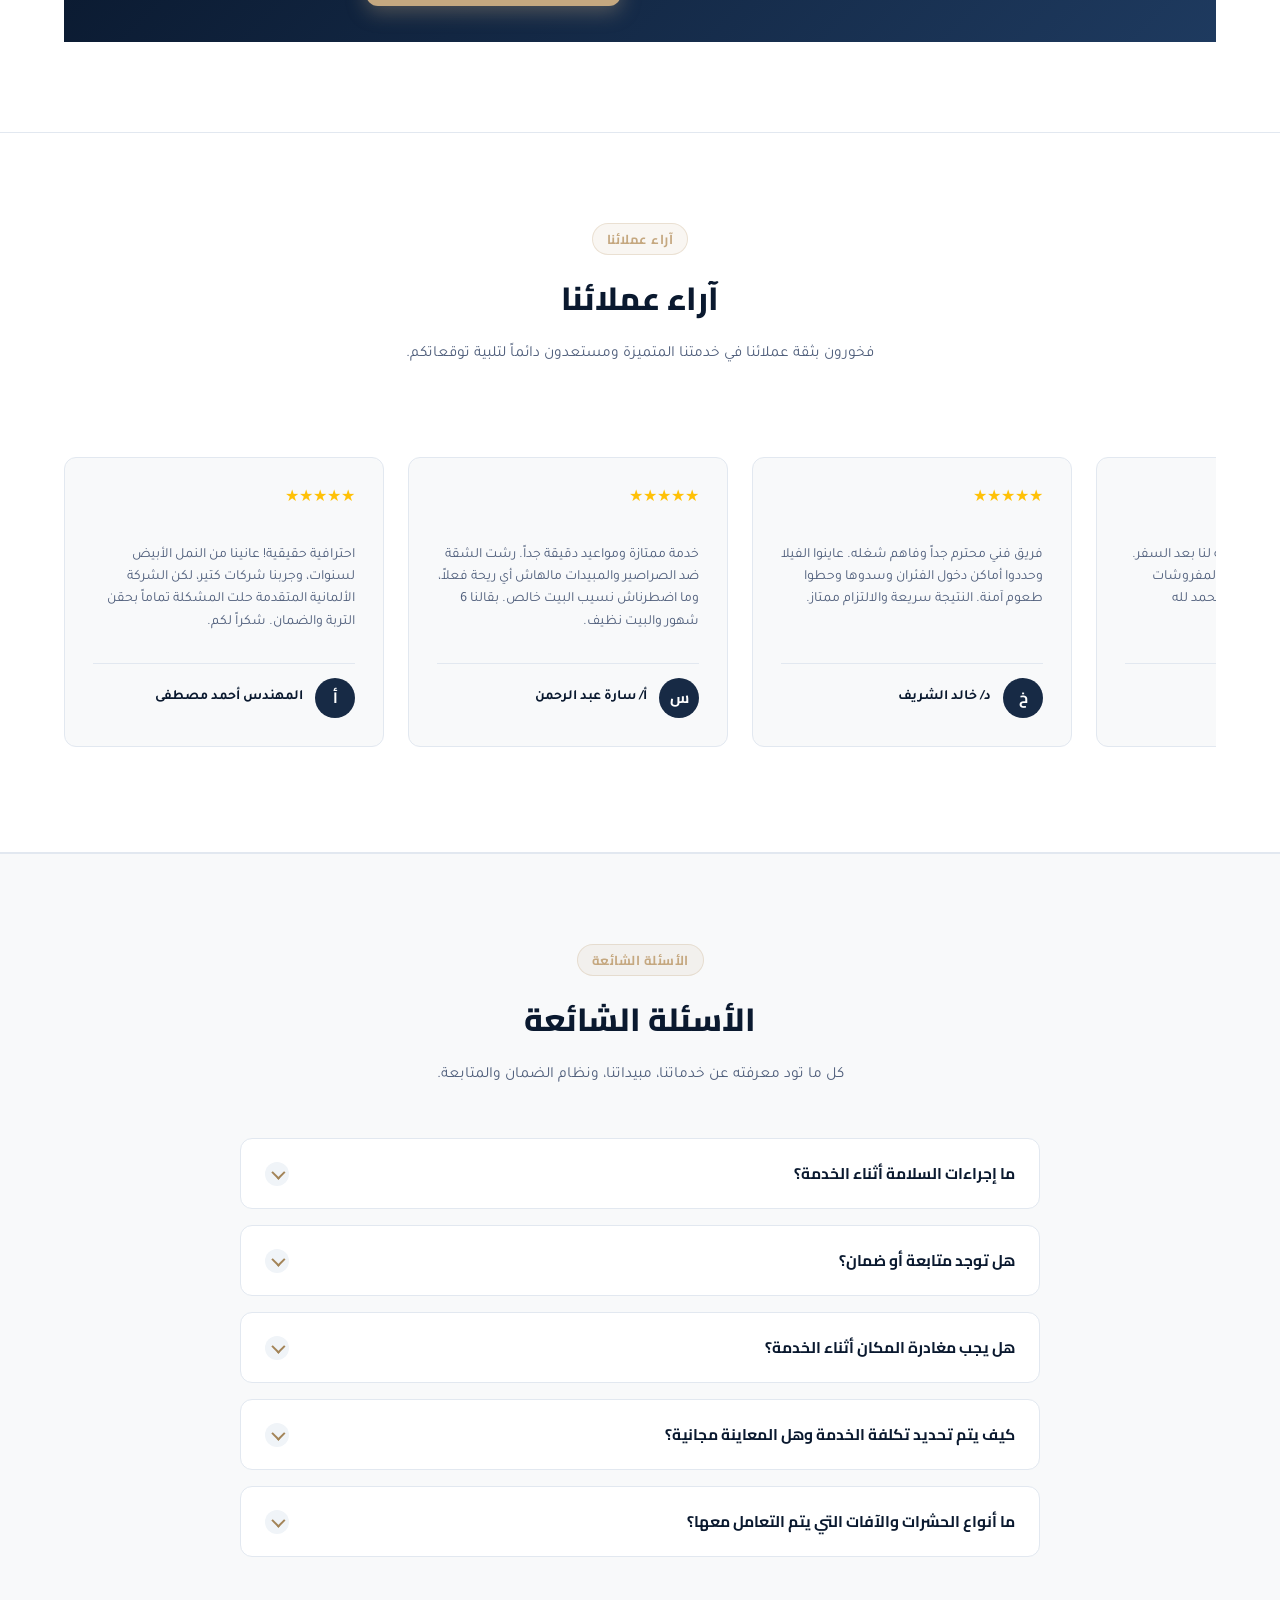
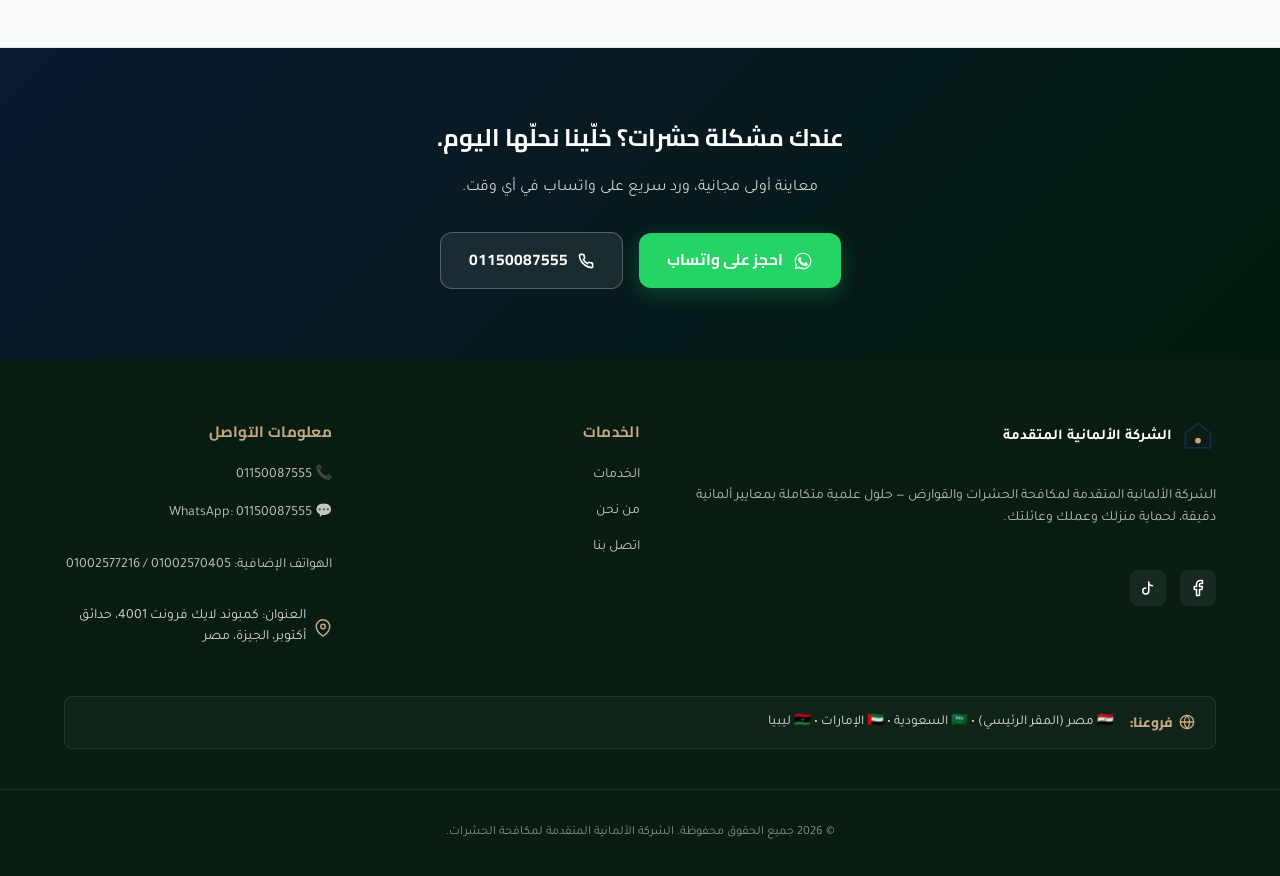
<file: pest.html>
<!DOCTYPE html>
<html lang="ar" dir="rtl">
<head>
  <meta charset="UTF-8">
  <meta name="viewport" content="width=device-width, initial-scale=1.0">
  <title data-i18n="pestDetailTitle">تفاصيل المكافحة والمعالجة | الشركة الألمانية المتقدمة</title>
  <meta name="description" content="تفاصيل أسباب ظهور الآفات وخيارات المعالجة المتاحة لدى الشركة الألمانية المتقدمة.">
  <meta property="og:title" content="تفاصيل مكافحة الآفات">
  <meta property="og:description" content="تعرف على أسباب ظهور الآفة وخيارات المعالجة والمتابعة.">
  <meta property="og:type" content="website">
  <meta name="twitter:card" content="summary">
  <link rel="icon" type="image/png" href="images/logo.png"><link rel="apple-touch-icon" href="images/logo.png"><link rel="stylesheet" href="css/style.css">
</head>
<body>

  <!-- ===== الهيدر (Header) ===== -->
  <header class="site-header">
    <div class="container header-inner">
      <a href="index.html" class="brand" aria-label="الرئيسية">
        <img src="images/logo.png" alt="الشركة الألمانية" class="brand-logo">
        <div class="brand-text">
          <strong data-i18n="brandTitle">الشركة الألمانية المتقدمة</strong>
          <small data-i18n="brandSubtitle">لمكافحة الحشرات والقوارض</small>
        </div>
      </a>

      <!-- القائمة الرئيسية للتنقل -->
      <nav class="main-nav" aria-label="التنقل الرئيسي">
        <a href="index.html" data-i18n="navHome">الرئيسية</a>
        <a href="index.html#pests" data-i18n="navServices">الخدمات</a>
        <a href="about.html" data-i18n="navAbout">من نحن</a>
        <a href="index.html#why-us" data-i18n="navWhyUs">لماذا نحن</a>
        <a href="index.html#portfolio" data-i18n="navPortfolio">أعمالنا</a>
        <a href="index.html#how-it-works" data-i18n="navHowItWorks">طريقة العمل</a>
        <a href="index.html#faqs" data-i18n="navFaq">الأسئلة الشائعة</a>
        <a href="contact.html" data-i18n="navContact">اتصل بنا</a>
      </nav>

      <button class="menu-toggle" id="menuToggleBtn" aria-label="فتح القائمة" aria-expanded="false">
        <span></span>
        <span></span>
        <span></span>
      </button>

      <div class="header-actions">
        <button id="langToggleBtn" class="lang-toggle" aria-label="تبديل اللغة">English 🌐</button>
      </div>
    </div>
  </header>

  <!-- ===== هيرو صفحة التفاصيل (Pest Detail Hero) ===== -->
  <section class="pest-detail-header">
    <div class="container">
      <div class="pest-breadcrumb">
        <a href="index.html" data-i18n="navHome">الرئيسية</a> &gt; <span id="pestBreadcrumb">...</span>
      </div>
      <h1 id="pestDetailName">...</h1>
      <p class="pest-detail-lead" data-i18n="pestDetailLead">معلومات واضحة عن أسباب ظهور الآفة وخيارات المعالجة والمتابعة المناسبة للحالة.</p>
    </div>
  </section>

  <!-- ===== محتوى تفاصيل الحشرة ===== -->
  <main class="pest-detail-body">
    <div class="container pest-detail-grid">
      
      <!-- العمود الأول: صورة الحشرة والرمز المميز -->
      <div class="pest-detail-image-box reveal">
        <img id="pestDetailImg" src="images/logo.png" alt="تفاصيل الآفة" loading="lazy">
        <div class="pest-image-caption" data-i18n="pestImageCaption">تشخيص مناسب يبدأ من فهم مصدر المشكلة</div>
      </div>

      <!-- العمود الثاني: التفاصيل وأسباب الظهور والحلول -->
      <div class="pest-detail-info reveal reveal-delay-1">
        
        <!-- أسباب الظهور -->
        <div class="detail-block">
          <div class="detail-heading">
            <div class="detail-icon" id="pestDetailIconBox" aria-hidden="true"></div>
            <div>
              <span class="detail-kicker" data-i18n="pestCauseKicker">افهم المشكلة</span>
              <h2 data-i18n="pestCauseLabel">أسباب ظهور وانتشار الحشرة</h2>
            </div>
          </div>
          <div id="pestDetailCause" class="detail-copy">جاري التحميل...</div>
        </div>

        <!-- طرق المعالجة المتبعة -->
        <div class="detail-block">
          <div class="detail-heading">
            <div class="detail-icon detail-icon-treatment" aria-hidden="true">✓</div>
            <div>
              <span class="detail-kicker" data-i18n="pestTreatmentKicker">خطة واضحة</span>
              <h2 data-i18n="pestTreatmentLabel">البروتوكول الهندسي والعلاج المتبع</h2>
            </div>
          </div>
          <div id="pestDetailTreatment" class="detail-copy">جاري التحميل...</div>
        </div>

        <!-- نداء اتخاذ القرار الفوري للمكالمة أو الواتساب -->
        <div class="detail-actions-box">
          <p data-i18n="pestCtaText">هل تعاني من هذه الحشرة؟ تواصل معنا للاستفسار عن المعاينة وخيارات المعالجة والمتابعة.</p>
          <div class="hero-actions" style="margin-bottom: 0;">
            <a href="https://wa.me/201150087555?text=مرحباً، أريد الاستفسار عن خدمة مكافحة الحشرات" target="_blank" rel="noopener" class="btn btn-whatsapp">
              <svg width="20" height="20" viewBox="0 0 24 24" fill="currentColor"><path d="M17.5 14.4c-.3-.1-1.7-.9-2-.9-.3-.1-.5-.1-.7.1-.2.3-.8.9-1 1.1-.2.2-.3.2-.6.1-.3-.1-1.3-.5-2.4-1.5-.9-.8-1.5-1.8-1.7-2.1-.2-.3 0-.5.1-.6.1-.1.3-.3.4-.5.1-.2.2-.3.3-.5.1-.2 0-.4 0-.5C10 9.8 9.4 8.4 9.1 7.8c-.2-.6-.5-.5-.7-.5h-.6c-.2 0-.5.1-.8.4-.3.3-1 1-1 2.4s1 2.8 1.2 3c.1.2 2 3.1 4.9 4.3.7.3 1.2.5 1.6.6.7.2 1.3.2 1.8.1.5-.1 1.7-.7 1.9-1.4.2-.7.2-1.3.2-1.4-.1-.2-.3-.3-.6-.4z"/><path d="M12 2C6.5 2 2 6.5 2 12c0 1.8.5 3.6 1.4 5.1L2 22l5.1-1.3c1.4.8 3.1 1.2 4.9 1.2 5.5 0 10-4.5 10-10S17.5 2 12 2zm0 18.1c-1.6 0-3.2-.4-4.5-1.2l-.3-.2-3.3.9.9-3.2-.2-.3C3.8 14.7 3.3 13.4 3.3 12c0-4.8 3.9-8.7 8.7-8.7s8.7 3.9 8.7 8.7-3.9 8.7-8.7 8.7z"/></svg>
              <span data-i18n="btnWhatsapp">واتساب فوري</span>
            </a>
            <a href="tel:01150087555" class="btn btn-call">
              <svg width="18" height="18" viewBox="0 0 24 24" fill="none" stroke="currentColor" stroke-width="2.5"><path d="M22 16.92v3a2 2 0 0 1-2.18 2 19.79 19.79 0 0 1-8.63-3.07 19.5 19.5 0 0 1-6-6 19.79 19.79 0 0 1-3.07-8.67A2 2 0 0 1 4.11 2h3a2 2 0 0 1 2 1.72c.127.96.361 1.903.7 2.81a2 2 0 0 1-.45 2.11L8.09 9.91a16 16 0 0 0 6 6l1.27-1.27a2 2 0 0 1 2.11-.45c.907.339 1.85.573 2.81.7A2 2 0 0 1 22 16.92z"/></svg>
              <span data-i18n="btnCall">اتصل الآن</span>
            </a>
          </div>
        </div>

        <ul class="pest-trust-list" aria-label="عناصر الخدمة">
          <li data-i18n="pestTrust1">معاينة وتشخيص قبل التنفيذ</li>
          <li data-i18n="pestTrust2">خطة معالجة مناسبة للحالة</li>
          <li data-i18n="pestTrust3">متابعة وضمان حسب نوع الخدمة</li>
        </ul>

      </div>

    </div>
  </main>

  <!-- ===== الفوتر (Footer) ===== -->
  <footer class="site-footer">
    <div class="footer-main">
      <div class="container footer-grid">
        <div class="footer-brand-info">
          <a href="index.html" class="brand" style="gap: 8px;">
            <div class="brand-mark" style="display: flex; align-items: center; justify-content: center; color: var(--brand-blue);">
              <svg viewBox="0 0 100 100" width="36" height="36" fill="none">
                <path d="M50 12 L85 40 L85 80 L15 80 L15 40 Z" stroke="currentColor" stroke-width="5" stroke-linejoin="round"/>
                <circle cx="50" cy="60" r="8" fill="var(--brand-green)"/>
              </svg>
            </div>
            <strong style="color: #fff; font-size: 15px;" data-i18n="brandTitle">الشركة الألمانية المتقدمة</strong>
          </a>
          <p data-i18n="footerDesc">الشركة الألمانية المتقدمة لمكافحة الحشرات والقوارض — حلول علمية متكاملة بمعايير ألمانية دقيقة، لحماية منزلك وعملك وعائلتك.</p>
          <div class="social-links">
            <a href="https://www.facebook.com/share/1JVAD7kqsM/" target="_blank" rel="noopener" class="social-btn" aria-label="Facebook">
              <svg width="18" height="18" viewBox="0 0 24 24" fill="none" stroke="currentColor" stroke-width="2" stroke-linecap="round" stroke-linejoin="round"><path d="M18 2h-3a5 5 0 0 0-5 5v3H7v4h3v8h4v-8h3l1-4h-4V7a1 1 0 0 1 1-1h3z"/></svg>
            </a>
            <a href="https://www.tiktok.com/@user5372522883397?_r=1&_t=ZS-99DZus19KHH" target="_blank" rel="noopener" class="social-btn" aria-label="TikTok">
              <svg width="18" height="18" viewBox="0 0 24 24" fill="none" stroke="currentColor" stroke-width="2" stroke-linecap="round" stroke-linejoin="round"><path d="M9 12a4 4 0 1 0 4 4V4a5 5 0 0 0 5 5"/></svg>
            </a>
          </div>
        </div>

        <div class="footer-col">
          <h4 data-i18n="navServices">الخدمات</h4>
          <div class="footer-links">
            <a href="services.html" data-i18n="navServices">عرض الخدمات</a>
            <a href="about.html" data-i18n="navAbout">من نحن</a>
            <a href="contact.html" data-i18n="navContact">اتصل بنا</a>
          </div>
        </div>

        <div class="footer-col">
          <h4 data-i18n="footerContactHeader">معلومات التواصل</h4>
          <div class="footer-contact-list">
            <a href="tel:01150087555">📞 01150087555</a>
            <a href="https://wa.me/201150087555" target="_blank" rel="noopener">💬 WhatsApp: 01150087555</a>
            <p data-i18n="footerPhones">الهواتف الإضافية: 01002570405 / 01002577216</p>
            <p data-i18n="footerAddress">العنوان: مصر الجديدة، القاهرة، مصر</p>
          </div>
        </div>
      </div>
    </div>
    
    <div class="footer-bottom">
      <p>© <span id="year"></span> <span data-i18n="copyright">جميع الحقوق محفوظة. الشركة الألمانية المتقدمة لمكافحة الحشرات.</span></p>
    </div>
  </footer>

  <!-- ===== الشريط العائم السريع للموبايل وديسكتوب ===== -->
  <div class="sticky-bar" role="region" aria-label="اتصال سريع">
    <a href="tel:01150087555" class="sticky-btn sticky-call" aria-label="اتصال مباشر">
      <svg width="20" height="20" viewBox="0 0 24 24" fill="none" stroke="currentColor" stroke-width="2.5"><path d="M22 16.92v3a2 2 0 0 1-2.18 2 19.79 19.79 0 0 1-8.63-3.07 19.5 19.5 0 0 1-6-6 19.79 19.79 0 0 1-3.07-8.67A2 2 0 0 1 4.11 2h3a2 2 0 0 1 2 1.72c.127.96.361 1.903.7 2.81a2 2 0 0 1-.45 2.11L8.09 9.91a16 16 0 0 0 6 6l1.27-1.27a2 2 0 0 1 2.11-.45c.907.339 1.85.573 2.81.7A2 2 0 0 1 22 16.92z"/></svg>
      <span data-i18n="stickyCall">اتصل الآن</span>
    </a>
    <a href="https://wa.me/201150087555?text=مرحباً، أريد الاستفسار عن خدمة مكافحة الحشرات" target="_blank" rel="noopener" class="sticky-btn sticky-whatsapp" aria-label="مراسلة واتساب">
      <svg width="20" height="20" viewBox="0 0 24 24" fill="currentColor"><path d="M17.5 14.4c-.3-.1-1.7-.9-2-.9-.3-.1-.5-.1-.7.1-.2.3-.8.9-1 1.1-.2.2-.3.2-.6.1-.3-.1-1.3-.5-2.4-1.5-.9-.8-1.5-1.8-1.7-2.1-.2-.3 0-.5.1-.6.1-.1.3-.3.4-.5.1-.2.2-.3.3-.5.1-.2 0-.4 0-.5C10 9.8 9.4 8.4 9.1 7.8c-.2-.6-.5-.5-.7-.5h-.6c-.2 0-.5.1-.8.4-.3.3-1 1-1 2.4s1 2.8 1.2 3c.1.2 2 3.1 4.9 4.3.7.3 1.2.5 1.6.6.7.2 1.3.2 1.8.1.5-.1 1.7-.7 1.9-1.4.2-.7.2-1.3.2-1.4-.1-.2-.3-.3-.6-.4z"/><path d="M12 2C6.5 2 2 6.5 2 12c0 1.8.5 3.6 1.4 5.1L2 22l5.1-1.3c1.4.8 3.1 1.2 4.9 1.2 5.5 0 10-4.5 10-10S17.5 2 12 2zm0 18.1c-1.6 0-3.2-.4-4.5-1.2l-.3-.2-3.3.9.9-3.2-.2-.3C3.8 14.7 3.3 13.4 3.3 12c0-4.8 3.9-8.7 8.7-8.7s8.7 3.9 8.7 8.7-3.9 8.7-8.7 8.7z"/></svg>
      <span data-i18n="stickyWhatsapp">واتساب</span>
    </a>
  </div>

  <script src="js/translations.js"></script>
  <script src="js/script.js"></script>
</body>
</html>
</file>
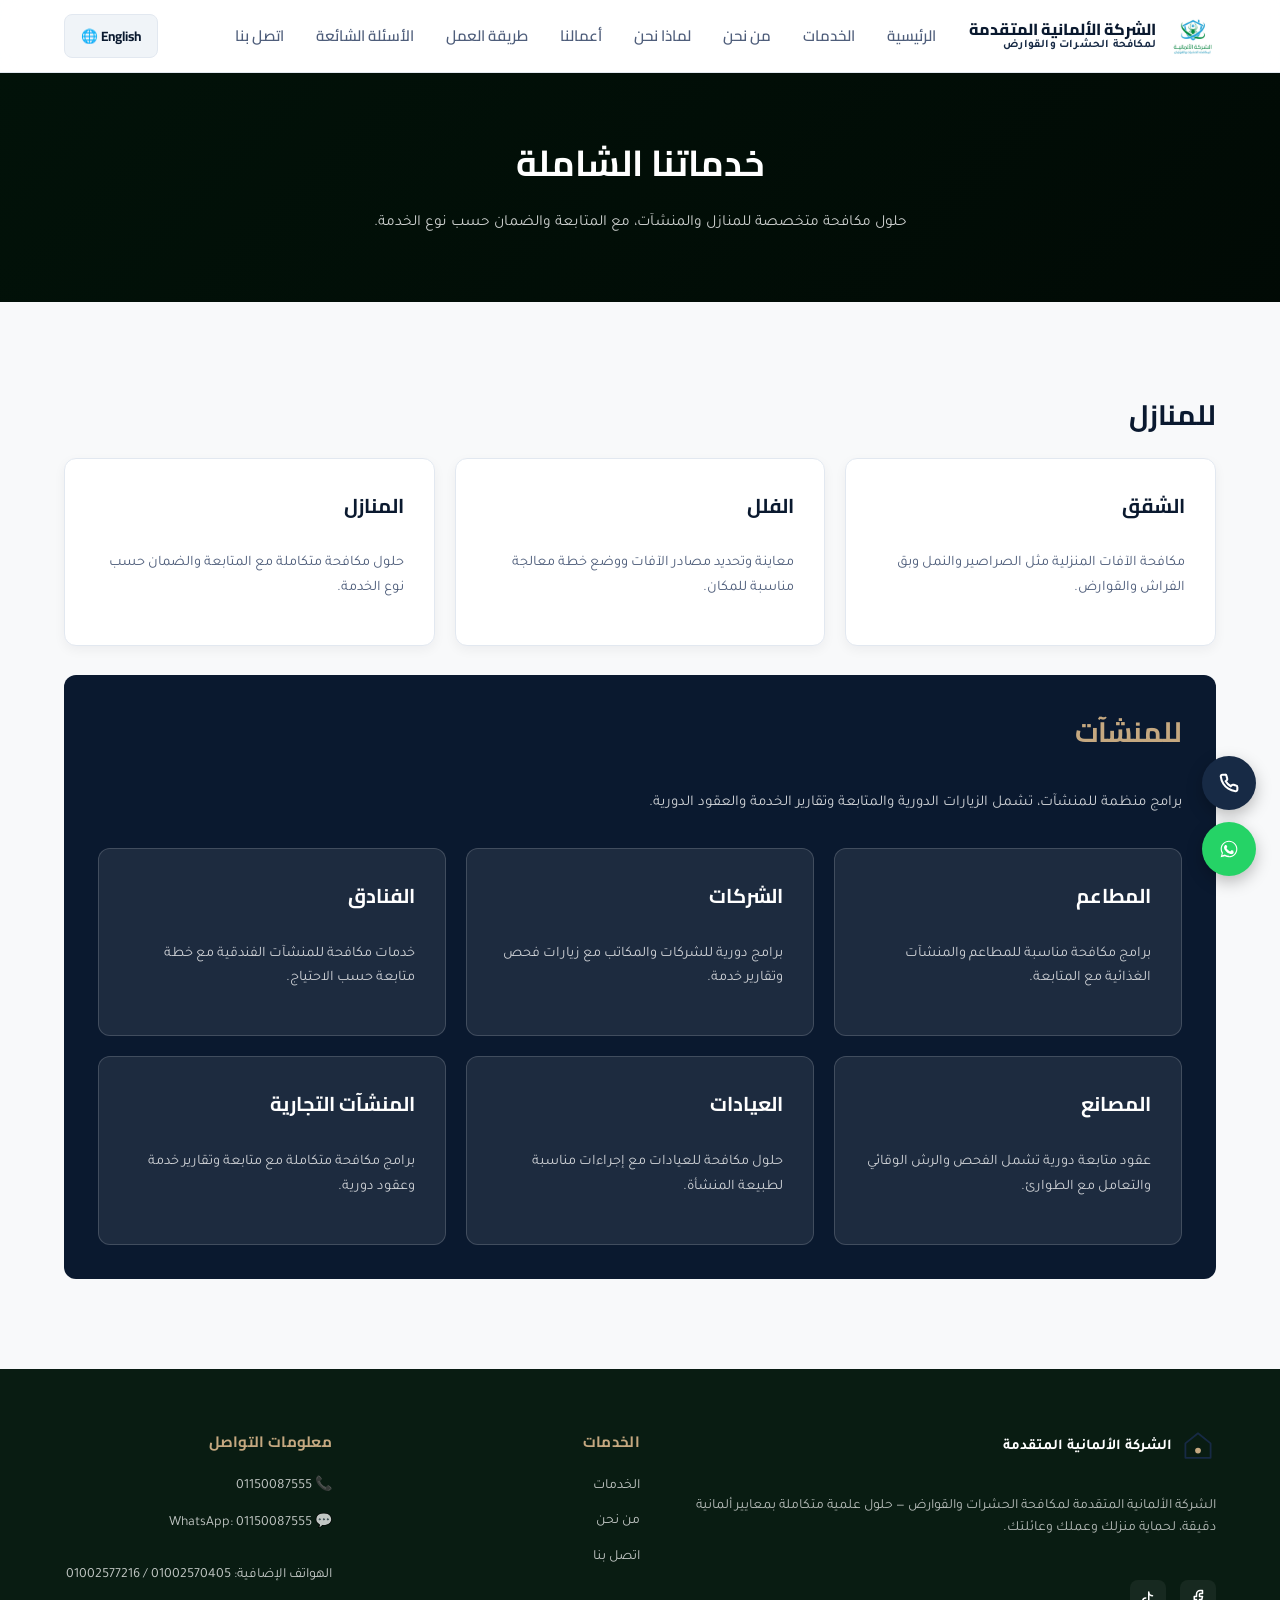
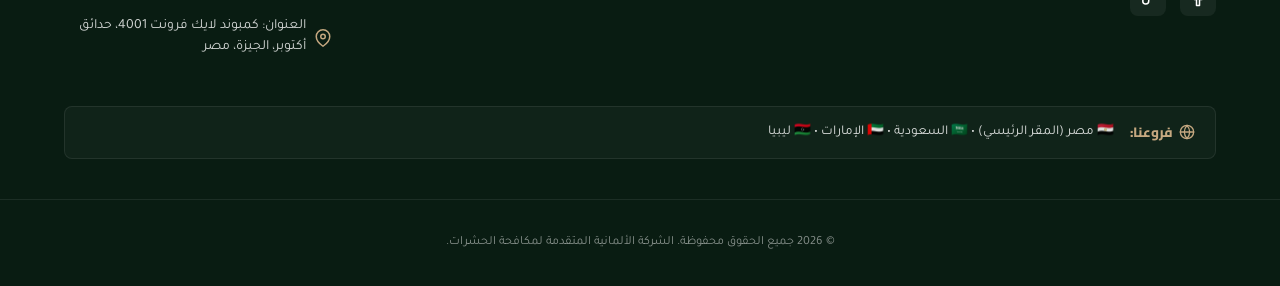
<file: services.html>
<!DOCTYPE html>
<html lang="ar" dir="rtl">
<head>
  <meta charset="UTF-8">
  <meta name="viewport" content="width=device-width, initial-scale=1.0">
  <title data-i18n="servicesHeroTitle">خدماتنا الشاملة | الشركة الألمانية المتقدمة</title>
  <meta name="description" content="خدمات مكافحة الآفات للمنازل والمنشآت، تشمل الشقق والفلل والمطاعم والشركات والفنادق والمصانع والعيادات والمنشآت التجارية.">
  <meta property="og:title" content="خدمات مكافحة الحشرات للمنازل والمنشآت">
  <meta property="og:description" content="خدمات سكنية وبرامج دورية للمنشآت مع المتابعة وتقارير الخدمة حسب نوع الخدمة.">
  <meta property="og:type" content="website">
  <meta name="twitter:card" content="summary">
  <link rel="icon" type="image/png" href="images/logo.png"><link rel="apple-touch-icon" href="images/logo.png"><link rel="stylesheet" href="css/style.css">
</head>
<body>

  <!-- ===== الهيدر (Header) ===== -->
  <header class="site-header">
    <div class="container header-inner">
      <a href="index.html" class="brand" aria-label="الرئيسية">
        <img src="images/logo.png" alt="الشركة الألمانية" class="brand-logo">
        <div class="brand-text">
          <strong data-i18n="brandTitle">الشركة الألمانية المتقدمة</strong>
          <small data-i18n="brandSubtitle">لمكافحة الحشرات والقوارض</small>
        </div>
      </a>

      <!-- القائمة الرئيسية للتنقل -->
      <nav class="main-nav" aria-label="التنقل الرئيسي">
        <a href="index.html" data-i18n="navHome">الرئيسية</a>
        <a href="index.html#pests" data-i18n="navServices">الخدمات</a>
        <a href="about.html" data-i18n="navAbout">من نحن</a>
        <a href="index.html#why-us" data-i18n="navWhyUs">لماذا نحن</a>
        <a href="index.html#portfolio" data-i18n="navPortfolio">أعمالنا</a>
        <a href="index.html#how-it-works" data-i18n="navHowItWorks">طريقة العمل</a>
        <a href="index.html#faqs" data-i18n="navFaq">الأسئلة الشائعة</a>
        <a href="contact.html" data-i18n="navContact">اتصل بنا</a>
      </nav>

      <button class="menu-toggle" id="menuToggleBtn" aria-label="فتح القائمة" aria-expanded="false">
        <span></span>
        <span></span>
        <span></span>
      </button>

      <div class="header-actions">
        <button id="langToggleBtn" class="lang-toggle" aria-label="تبديل اللغة">English 🌐</button>
      </div>
    </div>
  </header>

  <!-- ===== هيرو صفحة الخدمات ===== -->
  <section class="page-hero">
    <div class="container">
      <h1 data-i18n="servicesHeroTitle">خدماتنا الشاملة</h1>
      <p data-i18n="servicesHeroLead">حلول مكافحة متخصصة للمنازل والمنشآت، مع المتابعة والضمان حسب نوع الخدمة.</p>
    </div>
  </section>

  <!-- ===== شبكة الخدمات الشاملة ===== -->
  <main class="section-padding">
    <div class="container services-list-grid">
      
      <section class="service-group reveal reveal-delay-1" aria-labelledby="residentialServicesTitle">
        <h2 id="residentialServicesTitle" data-i18n="residentialServicesTitle">للمنازل</h2>
        <div class="service-group-list">
          <article class="service-item-card"><h3 data-i18n="residentialApartments">الشقق</h3><p data-i18n="residentialApartmentsDesc">مكافحة الآفات المنزلية مثل الصراصير والنمل وبق الفراش والقوارض.</p></article>
          <article class="service-item-card"><h3 data-i18n="residentialVillas">الفلل</h3><p data-i18n="residentialVillasDesc">معاينة وتحديد مصادر الآفات ووضع خطة معالجة مناسبة للمكان.</p></article>
          <article class="service-item-card"><h3 data-i18n="residentialHomes">المنازل</h3><p data-i18n="residentialHomesDesc">حلول مكافحة متكاملة مع المتابعة والضمان حسب نوع الخدمة.</p></article>
        </div>
      </section>

      <section class="service-group service-group-business reveal reveal-delay-2" aria-labelledby="businessServicesTitle">
        <h2 id="businessServicesTitle" data-i18n="businessServicesTitle">للمنشآت</h2>
        <p class="service-group-lead" data-i18n="businessServicesLead">برامج منظمة للمنشآت، تشمل الزيارات الدورية والمتابعة وتقارير الخدمة والعقود الدورية.</p>
        <div class="service-group-list">
          <article class="service-item-card"><h3 data-i18n="businessRestaurants">المطاعم</h3><p data-i18n="businessRestaurantsDesc">برامج مكافحة مناسبة للمطاعم والمنشآت الغذائية مع المتابعة.</p></article>
          <article class="service-item-card"><h3 data-i18n="businessCompanies">الشركات</h3><p data-i18n="businessCompaniesDesc">برامج دورية للشركات والمكاتب مع زيارات فحص وتقارير خدمة.</p></article>
          <article class="service-item-card"><h3 data-i18n="businessHotels">الفنادق</h3><p data-i18n="businessHotelsDesc">خدمات مكافحة للمنشآت الفندقية مع خطة متابعة حسب الاحتياج.</p></article>
          <article class="service-item-card"><h3 data-i18n="businessFactories">المصانع</h3><p data-i18n="businessFactoriesDesc">عقود متابعة دورية تشمل الفحص والرش الوقائي والتعامل مع الطوارئ.</p></article>
          <article class="service-item-card"><h3 data-i18n="businessClinics">العيادات</h3><p data-i18n="businessClinicsDesc">حلول مكافحة للعيادات مع إجراءات مناسبة لطبيعة المنشأة.</p></article>
          <article class="service-item-card"><h3 data-i18n="businessCommercial">المنشآت التجارية</h3><p data-i18n="businessCommercialDesc">برامج مكافحة متكاملة مع متابعة وتقارير خدمة وعقود دورية.</p></article>
        </div>
      </section>

    </div>
  </main>

  <!-- ===== الفوتر (Footer) ===== -->
  <footer class="site-footer">
    <div class="footer-main">
      <div class="container footer-grid">
        <div class="footer-brand-info">
          <a href="index.html" class="brand" style="gap: 8px;">
            <div class="brand-mark" style="display: flex; align-items: center; justify-content: center; color: var(--brand-blue);">
              <svg viewBox="0 0 100 100" width="36" height="36" fill="none">
                <path d="M50 12 L85 40 L85 80 L15 80 L15 40 Z" stroke="currentColor" stroke-width="5" stroke-linejoin="round"/>
                <circle cx="50" cy="60" r="8" fill="var(--brand-green)"/>
              </svg>
            </div>
            <strong style="color: #fff; font-size: 15px;" data-i18n="brandTitle">الشركة الألمانية المتقدمة</strong>
          </a>
          <p data-i18n="footerDesc">الشركة الألمانية المتقدمة لمكافحة الحشرات والقوارض — حلول علمية متكاملة بمعايير ألمانية دقيقة، لحماية منزلك وعملك وعائلتك.</p>
          <div class="social-links">
            <a href="https://www.facebook.com/share/1JVAD7kqsM/" target="_blank" rel="noopener" class="social-btn" aria-label="Facebook">
              <svg width="18" height="18" viewBox="0 0 24 24" fill="none" stroke="currentColor" stroke-width="2" stroke-linecap="round" stroke-linejoin="round"><path d="M18 2h-3a5 5 0 0 0-5 5v3H7v4h3v8h4v-8h3l1-4h-4V7a1 1 0 0 1 1-1h3z"/></svg>
            </a>
            <a href="https://www.tiktok.com/@user5372522883397?_r=1&_t=ZS-99DZus19KHH" target="_blank" rel="noopener" class="social-btn" aria-label="TikTok">
              <svg width="18" height="18" viewBox="0 0 24 24" fill="none" stroke="currentColor" stroke-width="2" stroke-linecap="round" stroke-linejoin="round"><path d="M9 12a4 4 0 1 0 4 4V4a5 5 0 0 0 5 5"/></svg>
            </a>
          </div>
        </div>

        <div class="footer-col">
          <h4 data-i18n="navServices">الخدمات</h4>
          <div class="footer-links">
            <a href="services.html" data-i18n="navServices">عرض الخدمات</a>
            <a href="about.html" data-i18n="navAbout">من نحن</a>
            <a href="contact.html" data-i18n="navContact">اتصل بنا</a>
          </div>
        </div>

        <div class="footer-col">
          <h4 data-i18n="footerContactHeader">معلومات التواصل</h4>
          <div class="footer-contact-list">
            <a href="tel:01150087555">📞 01150087555</a>
            <a href="https://wa.me/201150087555" target="_blank" rel="noopener">💬 WhatsApp: 01150087555</a>
            <p data-i18n="footerPhones">الهواتف الإضافية: 01002570405 / 01002577216</p>
            <a href="https://maps.app.goo.gl/ZysrpDrvLk2iPPWg7" target="_blank" rel="noopener" class="footer-address-link" title="عرض الموقع على خرائط Google">
              <svg width="18" height="18" viewBox="0 0 24 24" fill="none" stroke="currentColor" stroke-width="2" stroke-linecap="round" stroke-linejoin="round"><path d="M21 10c0 7-9 13-9 13s-9-6-9-13a9 9 0 0 1 18 0z"/><circle cx="12" cy="10" r="3"/></svg>
              <span data-i18n="footerAddress">العنوان: كمبوند لايك فرونت 4001، حدائق أكتوبر، الجيزة، مصر</span>
            </a>
          </div>
        </div>

        <!-- شريط التواجد الإقليمي في الفوتر -->
        <div class="footer-branches-row">
          <span class="footer-branches-label">
            <svg width="16" height="16" viewBox="0 0 24 24" fill="none" stroke="currentColor" stroke-width="2" stroke-linecap="round" stroke-linejoin="round"><circle cx="12" cy="12" r="10"/><line x1="2" y1="12" x2="22" y2="12"/><path d="M12 2a15.3 15.3 0 0 1 4 10 15.3 15.3 0 0 1-4 10 15.3 15.3 0 0 1-4-10 15.3 15.3 0 0 1 4-10z"/></svg>
            <span data-i18n="footerBranchesLabel">فروعنا:</span>
          </span>
          <span class="footer-branches-list" data-i18n="footerBranchesList">🇪🇬 مصر (المقر الرئيسي) • 🇸🇦 السعودية • 🇦🇪 الإمارات • 🇱🇾 ليبيا</span>
        </div>
      </div>
    </div>
    
    <div class="footer-bottom">
      <p>© <span id="year"></span> <span data-i18n="copyright">جميع الحقوق محفوظة. الشركة الألمانية المتقدمة لمكافحة الحشرات.</span></p>
    </div>
  </footer>

  <!-- ===== الشريط العائم السريع للموبايل وديسكتوب ===== -->
  <div class="sticky-bar" role="region" aria-label="اتصال سريع">
    <a href="tel:01150087555" class="sticky-btn sticky-call" aria-label="اتصال مباشر">
      <svg width="20" height="20" viewBox="0 0 24 24" fill="none" stroke="currentColor" stroke-width="2.5"><path d="M22 16.92v3a2 2 0 0 1-2.18 2 19.79 19.79 0 0 1-8.63-3.07 19.5 19.5 0 0 1-6-6 19.79 19.79 0 0 1-3.07-8.67A2 2 0 0 1 4.11 2h3a2 2 0 0 1 2 1.72c.127.96.361 1.903.7 2.81a2 2 0 0 1-.45 2.11L8.09 9.91a16 16 0 0 0 6 6l1.27-1.27a2 2 0 0 1 2.11-.45c.907.339 1.85.573 2.81.7A2 2 0 0 1 22 16.92z"/></svg>
      <span data-i18n="stickyCall">اتصل الآن</span>
    </a>
    <a href="https://wa.me/201150087555?text=مرحباً، أريد الاستفسار عن خدمة مكافحة الحشرات" target="_blank" rel="noopener" class="sticky-btn sticky-whatsapp" aria-label="مراسلة واتساب">
      <svg width="20" height="20" viewBox="0 0 24 24" fill="currentColor"><path d="M17.5 14.4c-.3-.1-1.7-.9-2-.9-.3-.1-.5-.1-.7.1-.2.3-.8.9-1 1.1-.2.2-.3.2-.6.1-.3-.1-1.3-.5-2.4-1.5-.9-.8-1.5-1.8-1.7-2.1-.2-.3 0-.5.1-.6.1-.1.3-.3.4-.5.1-.2.2-.3.3-.5.1-.2 0-.4 0-.5C10 9.8 9.4 8.4 9.1 7.8c-.2-.6-.5-.5-.7-.5h-.6c-.2 0-.5.1-.8.4-.3.3-1 1-1 2.4s1 2.8 1.2 3c.1.2 2 3.1 4.9 4.3.7.3 1.2.5 1.6.6.7.2 1.3.2 1.8.1.5-.1 1.7-.7 1.9-1.4.2-.7.2-1.3.2-1.4-.1-.2-.3-.3-.6-.4z"/><path d="M12 2C6.5 2 2 6.5 2 12c0 1.8.5 3.6 1.4 5.1L2 22l5.1-1.3c1.4.8 3.1 1.2 4.9 1.2 5.5 0 10-4.5 10-10S17.5 2 12 2zm0 18.1c-1.6 0-3.2-.4-4.5-1.2l-.3-.2-3.3.9.9-3.2-.2-.3C3.8 14.7 3.3 13.4 3.3 12c0-4.8 3.9-8.7 8.7-8.7s8.7 3.9 8.7 8.7-3.9 8.7-8.7 8.7z"/></svg>
      <span data-i18n="stickyWhatsapp">واتساب</span>
    </a>
  </div>

  <script src="js/translations.js"></script>
  <script src="js/script.js"></script>
</body>
</html>
</file>
<file: css/style.css>
/* ==========================================================================
   الشركة الألمانية المتقدمة لمكافحة الحشرات والقوارض
   Bilingual Premium Design System (Arabic/English)
   ========================================================================== */

@import url('https://fonts.googleapis.com/css2?family=Cairo:wght@300;400;600;700;800;900&family=Outfit:wght@300;400;500;600;700;800&family=Tajawal:wght@300;400;500;700;900&display=swap');

:root {
  /* ألوان الهوية البصرية الجديدة - Premium Corporate German Style */
  --brand-navy: #0A192F;      /* Dark Navy */
  --brand-blue: #172A45;      /* Navy Medium */
  --brand-gold: #C5A880;      /* Gold accent */
  --brand-gold-dark: #A38458; /* Gold dark */
  --brand-green: var(--brand-gold); /* Map old green to new Gold */
  
  --primary: var(--brand-navy);
  --primary-light: #F0F4F8;
  --secondary: var(--brand-blue);
  --secondary-light: #E6ECF4;
  
  --bg: #F8F9FA;            /* Neutral Gray background */
  --surface: #FFFFFF;
  --ink: #0A192F;           /* Dark Navy instead of pure black */
  --ink-soft: #4F5E7B;      /* Muted Navy/Gray for secondary text */
  --steel: #6E7C96;
  --steel-light: #E2E8F0;   /* Light gray border color */
  --line: #E2E8F0;
  
  --signal: var(--brand-gold);
  --signal-dark: var(--brand-gold-dark);
  --danger: #C1443C;
  --safe: var(--brand-gold);

  /* الخطوط الافتراضية للعربية */
  --font-display: 'Cairo', sans-serif;
  --font-body: 'Tajawal', sans-serif;

  --radius: 12px;
  --radius-sm: 8px;
  --shadow-sm: 0 4px 12px rgba(10, 25, 47, 0.05);
  --shadow: 0 16px 36px -12px rgba(10, 25, 47, 0.12);
  --shadow-hover: 0 20px 48px -10px rgba(10, 25, 47, 0.2);
  --transition: all 0.3s cubic-bezier(0.25, 0.8, 0.25, 1);
  
}

/* تخصيص الخطوط للغة الإنجليزية */
html[lang="en"] {
  --font-display: 'Outfit', sans-serif;
  --font-body: 'Outfit', sans-serif;
}

*, *::before, *::after {
  box-sizing: border-box;
}

html {
  scroll-behavior: smooth;
  overflow-x: clip;
}

body {
  margin: 0;
  font-family: var(--font-body);
  background: var(--bg);
  color: var(--ink);
  line-height: 1.7;
  -webkit-font-smoothing: antialiased;
  text-align: start;
  overflow-x: hidden;
}

img {
  max-width: 100%;
  height: auto;
  display: block;
}

a {
  color: inherit;
  text-decoration: none;
  transition: var(--transition);
}

a:focus-visible,
button:focus-visible,
input:focus-visible,
select:focus-visible,
textarea:focus-visible {
  outline: 3px solid var(--brand-gold);
  outline-offset: 3px;
}

ul, ol {
  list-style: none;
  margin: 0;
  padding: 0;
}

h1, h2, h3, h4 {
  font-family: var(--font-display);
  margin: 0;
  color: var(--ink);
  font-weight: 700;
}

button {
  font-family: inherit;
  cursor: pointer;
  border: none;
  background: none;
  outline: none;
}

.container {
  width: 100%;
  max-width: 1200px;
  margin-inline: auto;
  padding-inline: 24px;
}

/* التباعد المريح للعين */
.section-padding {
  padding-block: 90px;
}

@media (max-width: 768px) {
  .section-padding {
    padding-block: 60px;
  }
}

/* ===== الهيدر الثابت (Header) ===== */
.site-header {
  position: sticky;
  top: 0;
  z-index: 100;
  background: rgba(255, 255, 255, 0.88);
  backdrop-filter: blur(12px);
  border-bottom: 1px solid var(--line);
  transition: var(--transition);
}

.header-inner {
  display: flex;
  align-items: center;
  justify-content: space-between;
  gap: 20px;
  padding-block: 12px;
}

.brand {
  display: flex;
  align-items: center;
  gap: 12px;
}

.brand-logo {
  height: 48px;
  width: auto;
  object-fit: contain;
}

.brand-text {
  display: flex;
  flex-direction: column;
  line-height: 1.25;
}

.brand-text strong {
  font-family: var(--font-display);
  font-weight: 800;
  font-size: 16px;
  color: var(--primary);
}

.brand-text small {
  color: var(--secondary);
  font-size: 11.5px;
  font-weight: 600;
  letter-spacing: 0.2px;
}

.main-nav {
  display: flex;
  gap: 32px;
  font-family: var(--font-display);
  font-weight: 600;
  font-size: 15px;
  color: var(--ink-soft);
}

.main-nav a {
  position: relative;
  padding-block: 6px;
}

.main-nav a:hover {
  color: var(--brand-green);
}

.main-nav a::after {
  content: "";
  position: absolute;
  inset-inline: 0;
  bottom: 0;
  height: 2.5px;
  background: var(--brand-blue);
  transform: scaleX(0);
  transition: transform 0.25s ease;
  transform-origin: center;
}

.main-nav a:hover::after {
  transform: scaleX(1);
}

.header-actions {
  display: flex;
  align-items: center;
  gap: 14px;
}

.lang-toggle {
  background: var(--primary-light);
  color: var(--primary);
  border: 1px solid var(--steel-light);
  padding: 8px 16px;
  border-radius: var(--radius-sm);
  font-family: var(--font-display);
  font-weight: 700;
  font-size: 13.5px;
  display: flex;
  align-items: center;
  gap: 6px;
  transition: var(--transition);
}

.lang-toggle:hover {
  background: var(--brand-green);
  color: #fff;
  border-color: var(--brand-green);
}

.tel-link {
  display: flex;
  align-items: center;
  gap: 8px;
  background: var(--brand-blue);
  color: #fff;
  padding: 9px 18px;
  border-radius: var(--radius-sm);
  font-family: var(--font-display);
  font-weight: 700;
  font-size: 14px;
  box-shadow: 0 4px 12px rgba(41, 164, 227, 0.2);
}

.tel-link:hover {
  background: var(--secondary);
  transform: translateY(-2px);
  box-shadow: 0 6px 16px rgba(41, 164, 227, 0.3);
}

/* ===== قسم البطل (Hero Section) ===== */
.hero {
  position: relative;
  overflow: hidden;
  background: linear-gradient(135deg, #021209 0%, #010a05 100%);
  padding-block: 110px 80px;
  color: #fff;
  z-index: 1;
}

.hero::before {
  content: "";
  position: absolute;
  inset: 0;
  background: linear-gradient(180deg, rgba(0, 0, 0, 0.45) 0%, rgba(0, 0, 0, 0.7) 100%);
  z-index: -1;
  pointer-events: none;
}

/* صورة حلفية المهندس مع تأثير التكبير البطيء */
.hero-image-bg {
  position: absolute;
  inset: 0;
  background-image: url('../images/hero_bg.png');
  background-size: cover;
  background-position: center;
  opacity: 0.65; /* دمج هادئ وغير مشتت مع الخلفية الداكنة */
  z-index: -2;
  animation: heroZoom 24s infinite alternate ease-in-out;
}

@keyframes heroZoom {
  0% { transform: scale(1) translate(0, 0); }
  100% { transform: scale(1.1) translate(1%, -1%); }
}

.hero-grid {
  position: absolute;
  inset: 0;
  background-image: 
    linear-gradient(rgba(255,255,255,.02) 1px, transparent 1px),
    linear-gradient(90deg, rgba(255,255,255,.02) 1px, transparent 1px);
  background-size: 50px 50px;
  mask-image: radial-gradient(ellipse at 50% 50%, black 20%, transparent 90%);
  pointer-events: none;
  z-index: -1;
}

.hero-background-anim {
  position: absolute;
  inset: 0;
  opacity: 0.12;
  pointer-events: none;
  background: radial-gradient(circle at 80% 20%, var(--brand-blue) 0%, transparent 40%),
              radial-gradient(circle at 20% 80%, var(--brand-green) 0%, transparent 40%);
  filter: blur(60px);
  z-index: -1;
}

/* طبقة جزيئات رذاذ الرش (Mist Overlay) */
.hero-mist-overlay {
  position: absolute;
  inset: 0;
  pointer-events: none;
  z-index: -1;
  overflow: hidden;
}

.mist-particle {
  position: absolute;
  background: radial-gradient(circle, rgba(255, 255, 255, 0.15) 0%, rgba(255, 255, 255, 0) 70%);
  border-radius: 50%;
  animation: drift 12s infinite linear;
  opacity: 0;
}

@keyframes drift {
  0% {
    transform: translateY(60px) translateX(0) scale(0.6);
    opacity: 0;
  }
  20% {
    opacity: 0.6;
  }
  80% {
    opacity: 0.6;
  }
  100% {
    transform: translateY(-80px) translateX(80px) scale(2.2);
    opacity: 0;
  }
}

.hero-inner {
  position: relative;
  max-width: 860px;
  margin-inline: auto;
  text-align: center;
  z-index: 2;
}

.eyebrow {
  font-family: var(--font-display);
  font-weight: 700;
  font-size: 13px;
  letter-spacing: 1px;
  color: var(--brand-gold);
  margin-bottom: 20px;
  text-transform: uppercase;
}

.hero h1 {
  font-size: clamp(28px, 4.5vw, 46px);
  font-weight: 800;
  line-height: 1.35;
  color: #fff;
  margin-bottom: 24px;
}

.hero h1 span.hl {
  color: var(--brand-green);
  position: relative;
  display: inline-block;
}

.hero-lead {
  font-size: 16.5px;
  color: rgba(255, 255, 255, 0.82);
  max-width: 680px;
  margin-inline: auto;
  margin-bottom: 40px;
}

.hero-actions {
  display: flex;
  justify-content: center;
  align-items: center;
  flex-wrap: wrap;
  gap: 16px;
  margin-bottom: 60px;
}

.btn {
  display: inline-flex;
  align-items: center;
  justify-content: center;
  gap: 10px;
  padding: 14px 28px;
  border-radius: var(--radius);
  font-family: var(--font-display);
  font-weight: 700;
  font-size: 15.5px;
  transition: all 0.2s cubic-bezier(0.25, 0.8, 0.25, 1);
  position: relative;
  overflow: hidden;
}

.btn:active {
  transform: scale(0.97) translateY(0) !important;
  transition-duration: 0.08s;
}

/* ===== Primary CTA Button ===== */
.btn-primary {
  background: var(--brand-gold);
  color: var(--brand-navy);
  box-shadow: 0 6px 20px rgba(197, 168, 128, 0.35);
  font-weight: 800;
}

.btn-primary:hover {
  background: var(--brand-gold-dark);
  transform: translateY(-2px);
  box-shadow: 0 10px 28px rgba(197, 168, 128, 0.45);
  color: var(--brand-navy);
}

.btn-whatsapp {
  background: #25D366;
  color: #fff;
  box-shadow: 0 6px 20px rgba(37, 211, 102, 0.25);
}

.btn-whatsapp:hover {
  background: #1ebd56;
  transform: translateY(-2px);
  box-shadow: 0 8px 24px rgba(37, 211, 102, 0.35);
}

.btn-call {
  background: var(--brand-gold);
  color: var(--brand-navy);
  box-shadow: 0 6px 20px rgba(197, 168, 128, 0.25);
  font-weight: 800;
}

.btn-call:hover {
  background: var(--brand-gold-dark);
  transform: translateY(-2px);
  box-shadow: 0 8px 24px rgba(197, 168, 128, 0.35);
}

.btn-secondary {
  background: rgba(255, 255, 255, 0.08);
  border: 1.5px solid rgba(255, 255, 255, 0.25);
  color: #fff;
}

.btn-secondary:hover {
  background: rgba(255, 255, 255, 0.16);
  border-color: rgba(255, 255, 255, 0.5);
  transform: translateY(-2px);
}

/* Loading state */
.btn--loading {
  pointer-events: none;
  opacity: 0.75;
  cursor: wait;
}

.spec-plates {
  display: flex;
  justify-content: center;
  flex-wrap: wrap;
  gap: 16px;
  margin-bottom: 50px;
}

.spec-plates li {
  display: flex;
  flex-direction: column;
  align-items: center;
  padding: 12px 24px;
  border: 1px solid rgba(255, 255, 255, 0.1);
  border-radius: var(--radius-sm);
  background: rgba(255, 255, 255, 0.04);
  backdrop-filter: blur(4px);
  min-width: 160px;
}

.spec-plates strong {
  font-family: var(--font-display);
  font-weight: 800;
  color: #fff;
  font-size: 17px;
}

.spec-plates span {
  font-size: 12.5px;
  color: rgba(255, 255, 255, 0.7);
  margin-top: 4px;
}

/* ===== سلايدر الهيرو البسيط والأنيق ===== */
.hero-slider-container {
  max-width: 780px;
  margin-inline: auto;
  position: relative;
  background: rgba(255, 255, 255, 0.07);
  border: 1px solid rgba(255, 255, 255, 0.12);
  border-radius: var(--radius);
  padding: 24px 32px;
  backdrop-filter: blur(10px);
  overflow: hidden;
}

.slider-wrapper {
  position: relative;
  height: 90px;
}

.slide-item {
  position: absolute;
  inset: 0;
  display: flex;
  flex-direction: column;
  justify-content: center;
  opacity: 0;
  transform: translateY(10px);
  transition: opacity 0.5s ease, transform 0.5s ease;
  pointer-events: none;
}

.slide-item.active {
  opacity: 1;
  transform: translateY(0);
  pointer-events: auto;
}

.slide-content h3 {
  color: var(--brand-blue);
  font-size: 16px;
  margin-bottom: 6px;
  display: flex;
  align-items: center;
  justify-content: center;
  gap: 8px;
}

.slide-content p {
  font-size: 13.5px;
  color: rgba(255, 255, 255, 0.8);
  margin-bottom: 0;
}

.slide-link {
  color: var(--brand-green);
  font-weight: 700;
  font-size: 12.5px;
  margin-top: 8px;
  display: inline-flex;
  align-items: center;
  gap: 4px;
  text-decoration: underline;
  text-underline-offset: 3px;
}

.slide-link:hover {
  color: #fff;
}

.slider-dots {
  display: flex;
  justify-content: center;
  gap: 8px;
  margin-top: 16px;
}

.dot {
  width: 8px;
  height: 8px;
  border-radius: 50%;
  background: rgba(255, 255, 255, 0.25);
  cursor: pointer;
  transition: var(--transition);
}

.dot.active {
  background: var(--brand-green);
  width: 24px;
  border-radius: 4px;
}

/* ===== قسم عناوين الأقسام العامة ===== */
.section-header {
  text-align: center;
  max-width: 680px;
  margin-inline: auto;
  margin-bottom: 50px;
}

.section-eyebrow {
  color: var(--brand-green);
  font-family: var(--font-display);
  font-weight: 700;
  font-size: 13px;
  text-transform: uppercase;
  letter-spacing: 0.5px;
  margin-bottom: 12px;
  display: inline-block;
}

.section-title {
  font-size: clamp(24px, 3.2vw, 32px);
  color: var(--ink);
  margin-bottom: 14px;
  font-weight: 800;
}

.section-lead {
  color: var(--ink-soft);
  font-size: 15.5px;
}

/* ===== قسم الإحصائيات ===== */
.stats-section {
  background: var(--surface);
  border: 1px solid var(--line);
  border-radius: var(--radius);
  box-shadow: var(--shadow);
  margin: -40px auto 0;
  max-width: 1200px;
  padding-block: 50px;
  position: relative;
  z-index: 10;
}

.stats-grid {
  display: grid;
  grid-template-columns: repeat(4, 1fr);
  gap: 30px;
  text-align: center;
}

.stat-card {
  padding: 10px;
}

.stat-number {
  color: var(--secondary);
  display: flex;
  font-family: var(--font-display);
  font-size: clamp(28px, 4vw, 42px);
  font-weight: 800;
  gap: 2px;
  justify-content: center;
  line-height: 1.1;
  margin-bottom: 8px;
}

.stat-prefix,
.stat-suffix {
  color: var(--signal);
  font-weight: 700;
}

.stat-label {
  color: var(--ink-soft);
  font-size: 15px;
  font-weight: 600;
}

@media (max-width: 992px) {
  .stats-section {
    margin-top: 0;
    margin-inline: 24px;
  }
  .stats-grid {
    grid-template-columns: repeat(2, 1fr);
    gap: 24px;
  }
}

@media (max-width: 480px) {
  .stats-section {
    margin-inline: 16px;
    padding-block: 30px;
  }
  .stats-grid {
    gap: 16px;
  }
}

/* ===== كاروسيل ميزات "ليه تختارنا" التمريري اللانهائي (Why Us Marquee Carousel) ===== */
.why-us {
  background: var(--surface);
  border-bottom: 1px solid var(--line);
  overflow: hidden;
}

.why-marquee-container {
  position: relative;
  width: 100%;
  overflow: hidden;
  overflow-y: hidden;
  padding-block: 45px 30px;
  direction: ltr; /* Force LTR layout for animation stability across languages */
}

.marquee-track {
  display: flex;
  width: max-content;
  animation: whyStopAndGo 18s ease-in-out infinite;
}

.why-marquee-container:hover .marquee-track,
.why-marquee-container:focus-within .marquee-track {
  animation-play-state: paused;
}

.marquee-group {
  display: flex;
  align-items: flex-start;
  gap: 40px;
  padding-inline: 24px;
}

.carousel-item {
  display: flex;
  flex-direction: column;
  align-items: center;
  width: 260px;
  flex-shrink: 0;
}

@keyframes whyStopAndGo {
  /* Item 1 */
  0%, 15% { transform: translateX(0); }
  /* Item 2 */
  20%, 35% { transform: translateX(-10%); }
  /* Item 3 */
  40%, 55% { transform: translateX(-20%); }
  /* Item 4 */
  60%, 75% { transform: translateX(-30%); }
  /* Item 5 */
  80%, 95% { transform: translateX(-40%); }
  /* Loop transition to duplicated first item */
  100% { transform: translateX(-50%); }
}

/* بالونات المحادثة (Speech Bubbles) */
.speech-bubble-wrapper {
  position: relative;
  width: 100%;
  margin-bottom: 24px;
}

.bubble-frame {
  width: 100%;
  height: 180px;
  background: var(--surface);
  border: 4px solid var(--surface);
  border-radius: 20px 20px 0 20px; /* Default RTL balloon shape */
  overflow: hidden;
  box-shadow: 0 10px 25px rgba(0, 0, 0, 0.08);
  transition: var(--transition);
}

/* ذيل بالونة المحادثة */
.bubble-tail {
  position: absolute;
  bottom: -15px;
  right: 30px;
  width: 0;
  height: 0;
  border-style: solid;
  border-width: 16px 0 0 16px;
  border-color: var(--surface) transparent transparent transparent;
  filter: drop-shadow(0 5px 3px rgba(0, 0, 0, 0.04));
  transition: var(--transition);
}

/* دعم الاتجاه الأجنبي واللغات LTR */
html[lang="en"] .bubble-frame,
[dir="ltr"] .bubble-frame {
  border-radius: 20px 20px 20px 0;
}

html[lang="en"] .bubble-tail,
[dir="ltr"] .bubble-tail {
  right: auto;
  left: 30px;
  border-width: 16px 16px 0 0;
}

.bubble-frame img {
  width: 100%;
  height: 100%;
  object-fit: cover;
  transition: transform 0.5s ease;
}

.carousel-item:hover .bubble-frame img {
  transform: scale(1.08);
}

.carousel-item:hover .bubble-frame {
  transform: translateY(-6px);
  box-shadow: 0 16px 36px rgba(0, 0, 0, 0.12);
  border-color: var(--brand-green);
}

.carousel-item:hover .bubble-tail {
  border-top-color: var(--brand-green);
}

/* كبسولات النص (Pills) */
.feature-pill {
  background: var(--bg);
  border: 1px solid var(--line);
  padding: 10px 20px;
  border-radius: 50px;
  text-align: center;
  font-weight: 700;
  font-size: 13.5px;
  color: var(--ink);
  box-shadow: var(--shadow-sm);
  transition: var(--transition);
  max-width: 100%;
  white-space: normal;
  line-height: 1.55;
  direction: rtl; /* Ensure correct text direction for Arabic inside forced LTR marquee container */
}

html[lang="en"] .feature-pill,
[dir="ltr"] .feature-pill {
  direction: ltr;
}

.carousel-item:hover .feature-pill {
  background: var(--primary-light);
  border-color: var(--brand-green);
  color: var(--primary);
  transform: translateY(-2px);
  box-shadow: 0 6px 16px rgba(10, 25, 47, 0.12);
}

/* ===== قسم أقسام الحشرات (Pest Categories) ===== */
.pests-grid {
  display: grid;
  grid-template-columns: repeat(auto-fill, minmax(280px, 1fr));
  gap: 30px;
}

/* كروت الآفات الفاخرة المزدوجة (Pest Speech Bubble Cards) */
.pest-card-premium {
  display: flex;
  flex-direction: column;
  align-items: center;
  min-width: 0;
  text-decoration: none;
  background: var(--surface);
  border-radius: var(--radius);
  padding: 16px;
  border: 1px solid var(--line);
  transition: var(--transition);
  cursor: pointer;
  box-shadow: var(--shadow-sm);
}

.pest-card-premium:hover {
  transform: translateY(-6px);
  box-shadow: var(--shadow);
  border-color: var(--brand-gold);
}

.pest-card-premium .speech-bubble-wrapper {
  position: relative;
  width: 100%;
  aspect-ratio: 4 / 3;
  margin-bottom: 16px;
}

.pest-card-premium .bubble-frame {
  width: 100%;
  height: 100%;
  border-radius: 20px;
  overflow: hidden;
  border: 1px solid var(--line);
  box-shadow: inset 0 2px 4px rgba(0,0,0,0.05);
}

.pest-card-premium .bubble-frame img {
  width: 100%;
  height: 100%;
  object-fit: cover;
  transition: var(--transition);
}

.pest-card-premium:hover .bubble-frame img {
  transform: scale(1.08);
}

.pest-card-premium .bubble-tail {
  position: absolute;
  bottom: -6px;
  right: 24px; /* المحاذاة لليمين في العربية */
  width: 16px;
  height: 16px;
  background: var(--surface);
  border-right: 1px solid var(--line);
  border-bottom: 1px solid var(--line);
  transform: rotate(45deg);
  z-index: 1;
}

html[lang="en"] .pest-card-premium .bubble-tail,
[dir="ltr"] .pest-card-premium .bubble-tail {
  right: auto;
  left: 24px;
}

.pest-title-pill {
  display: inline-flex;
  align-items: center;
  justify-content: center;
  background-color: var(--primary-light);
  color: var(--primary);
  border: 1px solid var(--brand-gold);
  border-radius: 50px;
  padding: 8px 16px;
  font-size: 14.5px;
  font-weight: 700;
  transition: var(--transition);
  text-align: center;
  width: 100%;
  max-width: 170px;
}

.pest-card-premium:hover .pest-title-pill {
  background-color: var(--brand-gold);
  color: var(--brand-navy);
  box-shadow: 0 4px 12px rgba(197, 168, 128, 0.2);
}

@media (max-width: 768px) {
  .pests-grid {
    grid-template-columns: repeat(2, minmax(0, 1fr));
    gap: 12px;
  }
  .pest-card-premium {
    padding: 10px;
    border-radius: 12px;
  }
  .pest-card-premium .speech-bubble-wrapper {
    margin-bottom: 8px;
  }
  .pest-card-premium .bubble-frame {
    border-radius: 14px;
  }
  .pest-title-pill {
    padding: 6px 8px;
    font-size: 12px;
    max-width: 100%;
  }
}

.testimonials {
  background: var(--surface);
  border-top: 1px solid var(--line);
  border-bottom: 1px solid var(--line);
}

.testimonials-marquee-container {
  position: relative;
  width: 100%;
  overflow: hidden;
  padding-block: 40px 15px;
  direction: ltr; /* Force LTR for animation stability */
}

.testimonials-marquee-track {
  display: flex;
  width: max-content;
  animation: testimonialsStopAndGo 16s ease-in-out infinite;
}

.testimonials-marquee-container:hover .testimonials-marquee-track,
.testimonials-marquee-container:focus-within .testimonials-marquee-track {
  animation-play-state: paused;
}

.testimonials-marquee-group {
  display: flex;
  gap: 24px;
  padding-inline-end: 24px;
}

@keyframes testimonialsStopAndGo {
  /* Item 1 */
  0%, 18% { transform: translateX(0); }
  /* Item 2 */
  25%, 43% { transform: translateX(-12.5%); }
  /* Item 3 */
  50%, 68% { transform: translateX(-25%); }
  /* Item 4 */
  75%, 93% { transform: translateX(-37.5%); }
  /* Loop transition to duplicated first item */
  100% { transform: translateX(-50%); }
}

.testimonial-card {
  padding: 28px;
  background: var(--bg);
  border-radius: var(--radius);
  border: 1px solid var(--line);
  display: flex;
  flex-direction: column;
  gap: 16px;
  transition: var(--transition);
  width: 320px;
  flex-shrink: 0;
  direction: rtl; /* Reset text direction for content readability */
  scroll-snap-align: start;
}

.testimonials-marquee-container::-webkit-scrollbar {
  height: 8px;
}

.testimonials-marquee-container::-webkit-scrollbar-thumb {
  background: var(--brand-gold);
  border-radius: 4px;
}

html[lang="en"] .testimonial-card,
[dir="ltr"] .testimonial-card {
  direction: ltr;
}

.testimonial-card:hover {
  transform: translateY(-6px);
  box-shadow: var(--shadow);
  border-color: var(--brand-blue);
}

.rating {
  color: #FFC107;
  font-size: 16px;
  display: flex;
  gap: 2px;
}

.testi-text {
  font-size: 14px;
  color: var(--ink-soft);
  line-height: 1.6;
  flex-grow: 1;
}

.testi-meta {
  display: flex;
  align-items: center;
  gap: 12px;
  border-top: 1px solid var(--steel-light);
  padding-top: 14px;
}

.testi-avatar {
  width: 40px;
  height: 40px;
  border-radius: 50%;
  background: var(--brand-blue);
  color: #fff;
  display: flex;
  align-items: center;
  justify-content: center;
  font-family: var(--font-display);
  font-weight: 700;
  font-size: 15px;
}

.testi-name {
  font-size: 14px;
  font-weight: 700;
}

/* دعم إيقاف الحركة لمستويات الوصول */
@media (prefers-reduced-motion: reduce) {
  .marquee-track,
  .testimonials-marquee-track {
    animation-play-state: paused !important;
  }
}

/* ===== قسم الأسئلة الشائعة الأكورديون (FAQ Accordion) ===== */
.faqs {
  background: var(--bg);
  border-top: 1px solid var(--line);
  border-bottom: 1px solid var(--line);
}

.faq-accordion {
  max-width: 800px;
  margin-inline: auto;
  display: flex;
  flex-direction: column;
  gap: 16px;
}

.faq-item {
  background: var(--surface);
  border: 1px solid var(--line);
  border-radius: var(--radius);
  overflow: hidden;
  transition: var(--transition);
}

.faq-item:hover {
  border-color: var(--brand-blue);
  box-shadow: var(--shadow-sm);
}

.faq-item.open {
  border-color: var(--brand-green);
  box-shadow: var(--shadow);
}

.faq-question-btn {
  width: 100%;
  padding: 20px 24px;
  display: flex;
  align-items: center;
  justify-content: space-between;
  text-align: start;
  font-family: var(--font-display);
  font-weight: 700;
  font-size: 15.5px;
  color: var(--ink);
  gap: 16px;
}

.faq-icon {
  font-size: 20px;
  font-weight: 700;
  color: var(--brand-green);
  transition: transform 0.3s ease;
}

.faq-item.open .faq-icon {
  color: var(--brand-blue);
}

.faq-answer-panel {
  max-height: 0;
  overflow: hidden;
  transition: max-height 0.35s cubic-bezier(0.25, 0.8, 0.25, 1);
  background: rgba(244, 247, 245, 0.45);
}

.faq-answer-panel p {
  padding: 0 24px 20px;
  font-size: 14px;
  color: var(--ink-soft);
  line-height: 1.7;
}

/* ===== قسم نداء العمل الأخير (CTA) ===== */
.cta-section {
  background: linear-gradient(135deg, var(--primary) 0%, #031B0D 100%);
  color: #fff;
  text-align: center;
  padding-block: 70px;
}

.cta-inner h2 {
  color: #fff;
  margin-bottom: 12px;
}

.cta-inner p {
  color: rgba(255, 255, 255, 0.8);
  font-size: 16px;
  max-width: 580px;
  margin-inline: auto;
  margin-bottom: 30px;
}

.cta-section .hero-actions {
  margin-bottom: 0;
}

/* ===== الفوتر (Footer) ===== */
.site-footer {
  background: #091C12;
  color: #fff;
  font-size: 14px;
}

.footer-main {
  padding-block: 60px 40px;
  border-bottom: 1px solid rgba(255, 255, 255, 0.08);
}

.footer-grid {
  display: grid;
  grid-template-columns: 2fr 1fr 1fr;
  gap: 40px;
}

@media (max-width: 768px) {
  .footer-grid {
    grid-template-columns: 1fr;
    gap: 30px;
  }
}

.footer-brand-info {
  display: flex;
  flex-direction: column;
  gap: 16px;
}

.footer-brand-info p {
  color: rgba(255, 255, 255, 0.7);
  line-height: 1.6;
}

.footer-col h4 {
  color: var(--brand-gold);
  font-size: 15px;
  margin-bottom: 20px;
  font-weight: 700;
  letter-spacing: 0.3px;
}

.footer-links {
  display: flex;
  flex-direction: column;
  gap: 12px;
}

.footer-links a {
  color: rgba(255, 255, 255, 0.75);
}

.footer-links a:hover {
  color: var(--brand-green);
  padding-inline-start: 4px;
}

.footer-contact-list {
  display: flex;
  flex-direction: column;
  gap: 14px;
  color: rgba(255, 255, 255, 0.75);
}

.footer-contact-list a {
  display: inline-flex;
  align-items: center;
  gap: 8px;
}

.footer-contact-list a:hover {
  color: var(--brand-blue);
}

.social-links {
  display: flex;
  gap: 14px;
  margin-top: 10px;
}

.social-btn {
  width: 36px;
  height: 36px;
  background: rgba(255, 255, 255, 0.06);
  border-radius: var(--radius-sm);
  display: flex;
  align-items: center;
  justify-content: center;
  color: #fff;
  transition: var(--transition);
}

.social-btn:hover {
  background: var(--brand-green);
  color: #fff;
  transform: translateY(-2px);
}

.footer-bottom {
  padding-block: 20px;
  text-align: center;
}

.footer-bottom p {
  color: rgba(255, 255, 255, 0.5);
  font-size: 12.5px;
}

/* ===== شريط الاتصال العائم والسريع للموبايل ===== */
.sticky-bar {
  position: fixed;
  bottom: 0;
  inset-inline: 0;
  z-index: 99;
  display: flex;
  box-shadow: 0 -6px 20px rgba(0, 0, 0, 0.15);
}

.sticky-btn {
  flex: 1;
  display: flex;
  align-items: center;
  justify-content: center;
  gap: 8px;
  padding: 14px 10px;
  font-family: var(--font-display);
  font-weight: 800;
  font-size: 14.5px;
  color: #fff;
}

.sticky-call {
  background: var(--brand-blue);
}

.sticky-whatsapp {
  background: #25D366;
  color: #fff;
}

/* شاشات سطح المكتب: زر دائري عائم في الجانب */
@media (min-width: 861px) {
  .sticky-bar {
    inset-inline-start: 24px;
    inset-inline-end: auto;
    bottom: 24px;
    flex-direction: column;
    gap: 12px;
    box-shadow: none;
  }
  
  .sticky-btn {
    width: 54px;
    height: 54px;
    border-radius: 50%;
    flex: none;
    box-shadow: 0 6px 16px rgba(0, 0, 0, 0.25);
  }
  
  .sticky-btn span {
    display: none;
  }
}

/* ===== صفحة تفاصيل الحشرة المستقلة (pest.html) ===== */
.pest-detail-header {
  background: linear-gradient(135deg, #021209 0%, #010a05 100%);
  color: #fff;
  padding-block: 50px 40px;
  border-bottom: 1px solid var(--line);
}

.pest-breadcrumb {
  margin-bottom: 14px;
  font-size: 13.5px;
  color: rgba(255, 255, 255, 0.72);
}

.pest-breadcrumb a {
  color: var(--brand-gold);
}

.pest-detail-lead {
  max-width: 620px;
  margin: 14px auto 0;
  color: rgba(255, 255, 255, 0.78);
  font-size: 15px;
}

.pest-detail-body {
  padding-block: 70px;
}

.pest-detail-grid {
  display: grid;
  grid-template-columns: 1.2fr 1fr;
  gap: 40px;
}

@media (max-width: 768px) {
  .pest-detail-grid {
    grid-template-columns: 1fr;
    gap: 30px;
  }
}

.pest-detail-image-box {
  border-radius: var(--radius);
  overflow: hidden;
  border: 1px solid var(--line);
  box-shadow: var(--shadow);
  background: var(--surface);
  height: 380px;
  position: relative;
}

.pest-image-caption {
  position: absolute;
  inset-inline: 16px;
  bottom: 16px;
  padding: 10px 14px;
  border-radius: var(--radius-sm);
  background: rgba(10, 25, 47, 0.82);
  color: #fff;
  font-size: 13px;
  text-align: center;
}

.pest-detail-image-box img {
  width: 100%;
  height: 100%;
  object-fit: cover;
  transition: transform 0.6s ease;
}

.pest-detail-image-box:hover img {
  transform: scale(1.06);
}

.pest-detail-info {
  display: flex;
  flex-direction: column;
  gap: 24px;
}

.detail-block {
  background: var(--surface);
  border-radius: var(--radius);
  border: 1px solid var(--line);
  padding: 26px;
  box-shadow: var(--shadow-sm);
  transition: var(--transition);
}

.detail-block:hover {
  transform: translateY(-2px);
  box-shadow: var(--shadow);
}

.detail-block-title {
  display: inline-flex;
  align-items: center;
  gap: 8px;
  font-family: var(--font-display);
  font-weight: 800;
  font-size: 15px;
  color: var(--brand-green);
  background: var(--primary-light);
  padding: 6px 14px;
  border-radius: 6px;
  margin-bottom: 16px;
}

.detail-heading {
  display: flex;
  align-items: center;
  gap: 14px;
  margin-bottom: 20px;
}

.detail-heading h2 {
  font-size: 20px;
  color: var(--primary);
}

.detail-kicker {
  display: block;
  margin-bottom: 3px;
  color: var(--brand-gold-dark);
  font-family: var(--font-display);
  font-size: 12px;
  font-weight: 800;
  text-transform: uppercase;
  letter-spacing: 0.4px;
}

.detail-icon {
  display: flex;
  align-items: center;
  justify-content: center;
  width: 52px;
  height: 52px;
  flex: 0 0 52px;
  border-radius: 14px;
  background: var(--primary-light);
  color: var(--brand-gold-dark);
}

.detail-icon-treatment {
  font-size: 24px;
  font-weight: 800;
}

.detail-copy p {
  margin: 0 0 12px;
  color: var(--ink-soft);
  font-size: 15px;
  line-height: 1.8;
}

.detail-copy p:last-child {
  margin-bottom: 0;
}

.detail-block p {
  color: var(--ink-soft);
  font-size: 15px;
  line-height: 1.75;
}

/* تنسيق خطوات المعالجة بشكل مرقم واحترافي */
.detail-steps-list {
  padding-inline-start: 12px;
  margin-top: 10px;
  counter-reset: steps-counter;
}

.detail-steps-list li {
  counter-increment: steps-counter;
  margin-bottom: 16px;
  font-size: 14.5px;
  color: var(--ink-soft);
  position: relative;
  line-height: 1.7;
  padding-inline-start: 36px;
}

.detail-steps-list li::before {
  content: counter(steps-counter, decimal-leading-zero);
  position: absolute;
  inset-inline-start: 0;
  top: 2px;
  font-family: var(--font-display);
  font-weight: 900;
  font-size: 12px;
  background: var(--secondary-light);
  color: var(--secondary);
  width: 26px;
  height: 26px;
  border-radius: 50%;
  display: flex;
  align-items: center;
  justify-content: center;
  border: 1px solid var(--steel-light);
}

.detail-actions-box {
  background: var(--primary-light);
  border: 1px dashed var(--brand-green);
  border-radius: var(--radius);
  padding: 24px;
  text-align: center;
}

.detail-actions-box p {
  margin-bottom: 16px;
  font-weight: 700;
  color: var(--primary);
}

.pest-trust-list {
  display: grid;
  gap: 10px;
  padding: 18px 20px;
  margin: 0;
  border: 1px solid var(--line);
  border-radius: var(--radius);
  background: var(--surface);
}

.pest-trust-list li {
  color: var(--ink-soft);
  font-size: 13.5px;
}

.pest-trust-list li::before {
  content: "✓";
  margin-inline-end: 8px;
  color: var(--brand-gold-dark);
  font-weight: 800;
}

/* ===== صفحات من نحن، الخدمات، اتصل بنا ===== */
.page-hero {
  background: linear-gradient(135deg, #021209 0%, #010a05 100%);
  color: #fff;
  padding-block: 60px 50px;
  text-align: center;
}

.page-hero h1 {
  color: #fff;
  font-size: clamp(26px, 4vw, 36px);
  margin-bottom: 14px;
}

.page-hero p {
  color: rgba(255, 255, 255, 0.8);
  font-size: 15.5px;
  max-width: 640px;
  margin-inline: auto;
}

/* من نحن */
.about-sections {
  display: flex;
  flex-direction: column;
  gap: 40px;
}

.about-card {
  background: var(--surface);
  border: 1px solid var(--line);
  border-radius: var(--radius);
  padding: 32px;
  box-shadow: var(--shadow-sm);
}

.about-card h2 {
  font-size: 22px;
  color: var(--primary);
  margin-bottom: 16px;
}

.about-card p {
  color: var(--ink-soft);
  font-size: 15px;
  line-height: 1.8;
}

.cert-list {
  display: flex;
  flex-direction: column;
  gap: 12px;
  margin-top: 14px;
}

.cert-list li {
  display: flex;
  align-items: center;
  gap: 10px;
  font-size: 14px;
  color: var(--ink-soft);
}

.cert-list li::before {
  content: "✔";
  color: var(--brand-green);
  font-weight: bold;
}

/* الخدمات */
.services-list-grid {
  display: flex;
  flex-direction: column;
  gap: 30px;
}

.service-group {
  display: flex;
  flex-direction: column;
  gap: 18px;
}

.service-group h2 {
  font-size: 28px;
  color: var(--primary);
}

.service-group-business {
  padding: 34px;
  background: var(--primary);
  border-radius: var(--radius);
}

.service-group-business h2 {
  color: var(--brand-gold);
}

.service-group-lead {
  max-width: 680px;
  color: var(--ink-soft);
  font-size: 15px;
}

.service-group-business .service-group-lead {
  color: rgba(255, 255, 255, 0.8);
}

.service-group-list {
  display: grid;
  grid-template-columns: repeat(3, minmax(0, 1fr));
  gap: 20px;
}

.service-item-card {
  background: var(--surface);
  border: 1px solid var(--line);
  border-radius: var(--radius);
  padding: 30px;
  box-shadow: var(--shadow-sm);
  display: flex;
  flex-direction: column;
  gap: 14px;
}

.service-item-card h3 {
  font-size: 20px;
  color: var(--primary);
}

.service-item-card p {
  color: var(--ink-soft);
  font-size: 14.5px;
  line-height: 1.7;
}

.service-group-business .service-item-card {
  background: rgba(255, 255, 255, 0.08);
  border-color: rgba(255, 255, 255, 0.16);
  box-shadow: none;
}

.service-group-business .service-item-card h3 {
  color: #fff;
}

.service-group-business .service-item-card p {
  color: rgba(255, 255, 255, 0.78);
}

@media (max-width: 768px) {
  .service-group-list {
    grid-template-columns: 1fr;
  }
  .service-group-business {
    padding: 24px;
  }
}

/* اتصل بنا */
.contact-layout {
  display: grid;
  grid-template-columns: 1.2fr 1fr;
  gap: 40px;
}

@media (max-width: 768px) {
  .contact-layout {
    grid-template-columns: 1fr;
    gap: 30px;
  }
}

.contact-form-card {
  background: var(--surface);
  border: 1px solid var(--line);
  border-radius: var(--radius);
  padding: 32px;
  box-shadow: var(--shadow);
}

.contact-form-card h2 {
  font-size: 22px;
  margin-bottom: 20px;
}

.form-group {
  margin-bottom: 20px;
}

.form-group label {
  display: block;
  font-weight: 700;
  font-size: 13.5px;
  margin-bottom: 6px;
  font-family: var(--font-display);
}

.form-control {
  width: 100%;
  padding: 12px 16px;
  border-radius: var(--radius-sm);
  border: 1px solid var(--steel-light);
  background: var(--bg);
  font-family: inherit;
  font-size: 14px;
  color: var(--ink);
  transition: var(--transition);
}

.form-control:focus {
  outline: none;
  border-color: var(--brand-green);
  background: #fff;
  box-shadow: 0 0 0 3px rgba(197, 168, 128, 0.15);
}

.btn-submit {
  width: 100%;
  background: var(--brand-green);
  color: #fff;
  font-weight: 700;
  padding: 14px;
  border-radius: var(--radius);
  box-shadow: 0 4px 12px rgba(10, 25, 47, 0.2);
  transition: var(--transition);
}

.btn-submit:hover {
  background: var(--primary);
  transform: translateY(-1px);
}

.success-alert {
  background: var(--primary-light);
  color: var(--primary);
  border: 1px solid var(--brand-green);
  padding: 14px;
  border-radius: var(--radius-sm);
  margin-top: 14px;
  font-weight: 700;
  display: none;
}

.contact-info-card {
  background: var(--surface);
  border: 1px solid var(--line);
  border-radius: var(--radius);
  padding: 32px;
  box-shadow: var(--shadow-sm);
  display: flex;
  flex-direction: column;
  gap: 24px;
}

.contact-info-card h2 {
  font-size: 20px;
  margin-bottom: 8px;
}

.contact-info-list {
  display: flex;
  flex-direction: column;
  gap: 16px;
}

.contact-info-item {
  display: flex;
  align-items: flex-start;
  gap: 12px;
}

.info-icon {
  font-size: 20px;
  color: var(--brand-green);
}

.info-text strong {
  display: block;
  font-size: 14px;
  margin-bottom: 2px;
}

.info-text p, .info-text a {
  color: var(--ink-soft);
  font-size: 14px;
}

/* ===== التجاوب العام (General Responsiveness) ===== */
@media (max-width: 991px) {
  .header-inner {
    padding-block: 10px;
    position: relative;
  }

  /* ===== Mobile Navigation Drawer ===== */
  .main-nav {
    /* Override desktop flex */
    display: flex !important;
    flex-direction: column;
    gap: 4px;

    /* Drawer positioning */
    position: fixed;
    top: 0;
    right: 0;
    width: min(290px, 80vw);
    height: 100%;
    height: 100dvh;

    /* Visual */
    background: #0d1f35;
    border-left: 2px solid #C5A880;
    padding: 70px 16px 32px;

    /* Stacking */
    z-index: 1001;

    /* Animation — transform only, NO filter, NO opacity changes */
    transform: translateX(110%);
    transition: transform 0.3s ease;
    will-change: transform;

    /* Text */
    color: #ffffff;
    font-size: 15.5px;
    font-weight: 700;
    font-family: 'Cairo', sans-serif;

    /* No overflow blur artifacts */
    overflow-y: auto;
    overflow-x: hidden;
    -webkit-overflow-scrolling: touch;
  }

  html[dir="ltr"] .main-nav {
    right: auto;
    left: 0;
    border-left: none;
    border-right: 2px solid #C5A880;
    transform: translateX(-110%);
  }

  /* Fully open state */
  .main-nav.active {
    transform: translateX(0);
  }

  /* Nav Links */
  .main-nav a {
    display: block;
    padding: 13px 16px;
    border-radius: 8px;
    color: #ffffff;
    font-size: 15.5px;
    font-weight: 700;
    font-family: 'Cairo', sans-serif;
    text-decoration: none;
    border-bottom: 1px solid rgba(255, 255, 255, 0.07);
    width: 100%;
    margin: 0;
    /* Only transition background and color — NOT opacity or filter */
    transition: background 0.15s ease, color 0.15s ease;
    /* Prevent any inherited opacity issues */
    opacity: 1 !important;
  }

  .main-nav a:last-of-type {
    border-bottom: none;
  }

  .main-nav a:hover,
  .main-nav a.active {
    background: rgba(197, 168, 128, 0.15);
    color: #C5A880;
  }

  /* Hide desktop underline effect */
  .main-nav a::after {
    display: none !important;
  }

  /* Menu label at top */
  .main-nav::before {
    content: 'القائمة';
    display: block;
    font-family: 'Cairo', sans-serif;
    font-weight: 800;
    font-size: 10px;
    color: #C5A880;
    letter-spacing: 2.5px;
    text-transform: uppercase;
    padding-bottom: 16px;
    margin-bottom: 8px;
    border-bottom: 1px solid rgba(197, 168, 128, 0.18);
    opacity: 0.85;
  }

  /* Backdrop — simple dark overlay, NO blur (prevents iOS/Chrome rendering bug) */
  .nav-backdrop {
    position: fixed;
    inset: 0;
    background: rgba(0, 0, 0, 0.6);
    z-index: 1000;
    opacity: 0;
    pointer-events: none;
    transition: opacity 0.3s ease;
    /* NO backdrop-filter: blur — causes sibling blur artifacts on mobile */
  }
  .nav-backdrop.active {
    opacity: 1;
    pointer-events: auto;
  }

  /* Hamburger toggle button — z-index ABOVE drawer */
  .menu-toggle {
    display: block;
    background: none;
    border: none;
    cursor: pointer;
    padding: 8px;
    z-index: 1002;
    position: relative;
    flex-shrink: 0;
  }
  .menu-toggle span {
    display: block;
    width: 24px;
    height: 2px;
    background-color: #C5A880;
    margin-block: 5px;
    transition: transform 0.25s ease, opacity 0.25s ease;
    transform-origin: center;
  }
  .menu-toggle.active span:nth-child(1) {
    transform: translateY(7px) rotate(45deg);
  }
  .menu-toggle.active span:nth-child(2) {
    opacity: 0;
    transform: scaleX(0);
  }
  .menu-toggle.active span:nth-child(3) {
    transform: translateY(-7px) rotate(-45deg);
  }

  /* Remove injected close button if it was rendered by old code */
  .nav-close-btn {
    display: none !important;
  }

  .tel-link {
    display: none;
  }
  .why-slider-layout {
    grid-template-columns: 1fr;
    gap: 24px;
  }
  .why-slider-images {
    height: 250px;
  }
}


@media (max-width: 768px) {
  body {
    padding-bottom: 60px;
  }
  .carousel-item {
    width: calc(100vw - 63px);
  }
  .hero-actions .btn {
    width: 100%;
  }
  .testimonial-card {
    width: min(320px, calc(100vw - 64px));
  }
  .spec-plates li {
    min-width: 130px;
    padding: 10px;
  }
  .spec-plates strong {
    font-size: 15px;
  }
  .faq-question-btn {
    padding: 16px 20px;
    font-size: 14.5px;
  }
  .faq-answer-panel p {
    padding: 0 20px 16px;
  }
}

@media (max-width: 480px) {
  .brand-text small {
    display: none;
  }
  .brand-logo {
    height: 38px;
  }
  .hero-slider-container {
    padding: 16px 20px;
  }
  .slider-wrapper {
    height: 105px;
  }
}

/* تقليل الحركة لمن يعانون من الدوخة */
@media (prefers-reduced-motion: reduce) {
  * {
    animation-delay: 0s !important;
    animation-duration: 0s !important;
    animation-iteration-count: 1 !important;
    transition-duration: 0s !important;
    scroll-behavior: auto !important;
  }
  .hero-image-bg {
    animation: none;
  }
}

/* ===== نداءات العمل وقسم البطل الجديد ===== */
.btn-nav-cta {
  display: inline-flex;
  align-items: center;
  justify-content: center;
  background-color: var(--brand-gold);
  color: var(--brand-navy) !important;
  font-weight: 700;
  padding: 8px 20px;
  border-radius: var(--radius-sm);
  font-size: 14px;
  transition: var(--transition);
  border: 1px solid var(--brand-gold);
}

.btn-nav-cta:hover {
  background-color: transparent;
  color: var(--brand-gold) !important;
  box-shadow: 0 4px 12px rgba(197, 168, 128, 0.2);
}

.btn-whatsapp-secondary {
  display: inline-flex;
  align-items: center;
  justify-content: center;
  background-color: transparent;
  color: var(--brand-gold) !important;
  font-weight: 600;
  padding: 12px 28px;
  border-radius: var(--radius);
  font-size: 15px;
  transition: var(--transition);
  border: 2px solid var(--brand-gold);
  text-decoration: none;
}

.btn-whatsapp-secondary:hover {
  background-color: var(--brand-gold);
  color: var(--brand-navy) !important;
}

.hero-trust-indicators {
  display: flex;
  flex-wrap: wrap;
  gap: 16px 24px;
  list-style: none;
  padding: 0;
  margin-top: 32px;
  justify-content: flex-start;
}

.hero-trust-indicators li {
  display: flex;
  align-items: center;
  gap: 8px;
  font-size: 14.5px;
  color: var(--surface);
  font-weight: 500;
}

.hero-trust-indicators li .icon-checkmark {
  display: flex;
  align-items: center;
  justify-content: center;
  width: 20px;
  height: 20px;
  background-color: var(--brand-gold);
  color: var(--brand-navy);
  border-radius: 50%;
  font-size: 12px;
  font-weight: bold;
}

/* ===== قسم طريقة العمل (Timeline) ===== */
.how-it-works {
  background-color: var(--bg);
}

.timeline-container {
  display: grid;
  grid-template-columns: repeat(auto-fit, minmax(220px, 1fr));
  gap: 24px;
  margin-top: 48px;
  position: relative;
}

.timeline-step {
  background: var(--surface);
  padding: 32px 24px;
  border-radius: var(--radius);
  border: 1px solid var(--line);
  box-shadow: var(--shadow-sm);
  transition: var(--transition);
  position: relative;
}

.timeline-step:hover {
  transform: translateY(-5px);
  box-shadow: var(--shadow);
  border-color: var(--brand-gold);
}

.timeline-step .step-header {
  display: flex;
  align-items: center;
  gap: 12px;
  margin-bottom: 16px;
}

.timeline-step .step-num {
  font-family: var(--font-display);
  font-weight: 800;
  font-size: 24px;
  color: var(--brand-gold);
  opacity: 0.8;
}

.timeline-step h3 {
  font-size: 17px;
  font-weight: 700;
  color: var(--brand-navy);
  margin: 0;
}

.timeline-step .step-desc {
  font-size: 14px;
  color: var(--ink-soft);
  line-height: 1.6;
  margin: 0;
}

/* ===== قسم الأمان والسلامة ===== */
.safety-section {
  background-color: var(--brand-navy);
  color: var(--surface);
  border-top: 1px solid rgba(255, 255, 255, 0.1);
  border-bottom: 1px solid rgba(255, 255, 255, 0.1);
}

.safety-inner {
  display: flex;
  align-items: center;
  gap: 32px;
  max-width: 900px;
  margin-inline: auto;
  background: rgba(255, 255, 255, 0.03);
  padding: 32px 40px;
  border-radius: var(--radius);
  border: 1px solid rgba(255, 255, 255, 0.08);
}

.safety-icon-box {
  display: flex;
  align-items: center;
  justify-content: center;
  width: 72px;
  height: 72px;
  background-color: rgba(197, 168, 128, 0.1);
  color: var(--brand-gold);
  border-radius: 50%;
  flex-shrink: 0;
}

.safety-content-text h2 {
  font-size: 22px;
  font-weight: 700;
  color: var(--brand-gold);
  margin-top: 0;
  margin-bottom: 8px;
}

.safety-content-text p {
  font-size: 15px;
  line-height: 1.6;
  color: rgba(255, 255, 255, 0.8);
  margin: 0;
}

@media (max-width: 768px) {
  .safety-inner {
    flex-direction: column;
    text-align: center;
    padding: 24px;
  }
}

/* ===== تنسيق صفحة تفاصيل الحشرة الاحترافية الغنية ===== */
.warning-block {
  border-left: 4px solid var(--danger) !important;
  background: rgba(193, 68, 60, 0.02) !important;
}

.warning-icon {
  background-color: rgba(193, 68, 60, 0.1) !important;
  color: var(--danger) !important;
}

.warning-signs-list {
  list-style: none;
  padding: 0;
  margin: 16px 0;
  display: flex;
  flex-direction: column;
  gap: 12px;
}

.warning-signs-list li {
  display: flex;
  align-items: flex-start;
  gap: 12px;
  font-size: 15px;
  line-height: 1.6;
  color: var(--ink);
}

.warning-bullet {
  display: inline-flex;
  align-items: center;
  justify-content: center;
  width: 22px;
  height: 22px;
  background-color: var(--danger);
  color: #fff;
  border-radius: 50%;
  font-weight: 900;
  font-size: 13px;
  flex-shrink: 0;
  margin-top: 2px;
}

.warning-alert-text {
  font-weight: 700;
  color: var(--danger);
  font-size: 14.5px;
  margin-top: 16px;
  border-top: 1px dashed rgba(193, 68, 60, 0.2);
  padding-top: 12px;
}

/* شبكة دور الشركة */
.treatment-features-grid {
  display: grid;
  grid-template-columns: repeat(auto-fit, minmax(200px, 1fr));
  gap: 20px;
  margin-top: 24px;
}

.treatment-features-grid .feat-card {
  background: var(--surface);
  border: 1px solid var(--line);
  padding: 20px;
  border-radius: var(--radius);
  position: relative;
  transition: var(--transition);
}

.treatment-features-grid .feat-card:hover {
  border-color: var(--brand-gold);
  transform: translateY(-2px);
  box-shadow: var(--shadow-sm);
}

.treatment-features-grid .feat-num {
  font-size: 24px;
  font-weight: 800;
  color: var(--brand-gold);
  opacity: 0.6;
  display: block;
  margin-bottom: 8px;
}

.treatment-features-grid h4 {
  font-size: 16px;
  font-weight: 700;
  color: var(--brand-navy);
  margin-bottom: 8px;
}

.treatment-features-grid p {
  font-size: 13.5px;
  color: var(--ink-soft);
  line-height: 1.5;
  margin: 0;
}

/* أكورديون أسئلة الحشرة */
.pest-faq-accordion {
  margin-top: 20px;
  display: flex;
  flex-direction: column;
  gap: 12px;
}

.pest-faq-item {
  border: 1px solid var(--line);
  border-radius: var(--radius-sm);
  background: var(--surface);
  overflow: hidden;
  transition: var(--transition);
}

.pest-faq-btn {
  width: 100%;
  padding: 16px 20px;
  background: var(--surface);
  border: none;
  text-align: inherit;
  font-size: 15px;
  font-weight: 700;
  color: var(--brand-navy);
  display: flex;
  justify-content: space-between;
  align-items: center;
  cursor: pointer;
  transition: var(--transition);
}

.pest-faq-btn:hover,
.pest-faq-btn.active {
  background: var(--primary-light);
  color: var(--primary);
}

.pest-faq-btn .faq-icon-arrow {
  font-size: 18px;
  font-weight: 400;
  color: var(--brand-gold);
  transition: transform 0.3s ease;
}

.pest-faq-btn.active .faq-icon-arrow {
  transform: rotate(45deg);
}

.pest-faq-panel {
  max-height: 0;
  overflow: hidden;
  transition: max-height 0.3s ease-out;
  background: var(--surface);
}

.pest-faq-panel p {
  padding: 0 20px 16px;
  margin: 0;
  font-size: 14px;
  line-height: 1.6;
  color: var(--ink-soft);
}

/* الخاتمة والمقر */
.conclusion-block {
  background: var(--primary-light) !important;
  border: 1px solid var(--brand-gold) !important;
}

.conclusion-block h3 {
  color: var(--brand-navy);
  margin-bottom: 12px;
}

.pest-location-info {
  background: var(--bg);
  border: 1px solid var(--line);
  border-radius: var(--radius-sm);
  padding: 16px 20px;
  font-size: 14px;
  color: var(--ink-soft);
}

/* ==========================================================================
   PREMIUM UI POLISH — Full UI/UX Upgrade Layer
   ========================================================================== */

/* ===== 1. Scroll Reveal System ===== */
.reveal {
  opacity: 0;
  transform: translateY(28px);
  transition: opacity 0.55s cubic-bezier(0.25,0.8,0.25,1), transform 0.55s cubic-bezier(0.25,0.8,0.25,1);
  will-change: opacity, transform;
}
.reveal.is-visible {
  opacity: 1;
  transform: translateY(0);
}
.reveal-delay-1 { transition-delay: 0.1s; }
.reveal-delay-2 { transition-delay: 0.2s; }
.reveal-delay-3 { transition-delay: 0.3s; }
.reveal-delay-4 { transition-delay: 0.4s; }

/* ===== 2. Hero Entrance Animations ===== */
@keyframes heroFadeUp {
  from { opacity: 0; transform: translateY(30px); }
  to   { opacity: 1; transform: translateY(0); }
}
.hero .eyebrow         { animation: heroFadeUp 0.65s cubic-bezier(0.25,0.8,0.25,1) 0.10s both; }
.hero h1               { animation: heroFadeUp 0.65s cubic-bezier(0.25,0.8,0.25,1) 0.25s both; }
.hero .hero-lead       { animation: heroFadeUp 0.65s cubic-bezier(0.25,0.8,0.25,1) 0.40s both; }
.hero .hero-actions    { animation: heroFadeUp 0.65s cubic-bezier(0.25,0.8,0.25,1) 0.55s both; }
.hero .hero-trust-indicators { animation: heroFadeUp 0.65s cubic-bezier(0.25,0.8,0.25,1) 0.70s both; }

/* ===== 3. Navbar Scroll State ===== */
.site-header {
  transition: background 0.3s ease, box-shadow 0.3s ease;
}
.site-header.scrolled {
  background: rgba(255,255,255,0.97);
  backdrop-filter: blur(20px);
  box-shadow: 0 4px 24px rgba(10,25,47,0.1);
}
.site-header.scrolled .header-inner {
  padding-block: 8px;
}

/* ===== 4. Active Nav Link ===== */
.main-nav a.active {
  color: var(--brand-gold-dark) !important;
  font-weight: 800;
}
.main-nav a.active::after {
  transform: scaleX(1);
  background: var(--brand-gold);
}
@media (min-width: 992px) {
  .main-nav a:hover { color: var(--brand-gold-dark) !important; }
  .main-nav a::after { background: var(--brand-gold); }
}

/* ===== 5. FAQ SVG Chevron ===== */
.faq-icon {
  width: 24px;
  height: 24px;
  flex-shrink: 0;
  display: flex;
  align-items: center;
  justify-content: center;
  background: var(--primary-light);
  border-radius: 50%;
  color: var(--brand-gold-dark);
  transition: transform 0.3s ease, background 0.3s ease, color 0.3s ease;
  font-size: 0;
}
.faq-icon::before {
  content: '';
  display: block;
  width: 10px;
  height: 10px;
  border-right: 2px solid currentColor;
  border-bottom: 2px solid currentColor;
  transform: rotate(45deg) translateY(-2px);
  transition: transform 0.3s ease;
  color: var(--brand-gold-dark);
}
.faq-item.open .faq-icon {
  background: var(--brand-gold);
  color: var(--brand-navy);
  transform: none;
}
.faq-item.open .faq-icon::before {
  transform: rotate(225deg) translateY(-2px);
  color: var(--brand-navy);
}

/* ===== 6. Timeline Step Number ===== */
.step-num {
  display: inline-flex;
  align-items: center;
  justify-content: center;
  width: 42px;
  height: 42px;
  border-radius: 12px;
  background: linear-gradient(135deg, var(--brand-gold) 0%, var(--brand-gold-dark) 100%);
  color: var(--brand-navy);
  font-family: var(--font-display);
  font-weight: 900;
  font-size: 15px;
  flex-shrink: 0;
  box-shadow: 0 4px 12px rgba(197,168,128,0.28);
}

/* ===== 7. Stat Card Dividers ===== */
@media (min-width: 993px) {
  .stat-card:not(:last-child) {
    border-inline-end: 1px solid var(--line);
  }
}

/* ===== 8. Section Eyebrow Pill ===== */
.section-eyebrow {
  display: inline-flex;
  align-items: center;
  gap: 8px;
  padding: 4px 14px;
  background: rgba(197,168,128,0.1);
  border: 1px solid rgba(197,168,128,0.28);
  border-radius: 50px;
  margin-bottom: 16px;
}

/* ===== 9. About & Service Card Hover ===== */
.about-card,
.service-item-card {
  transition: transform 0.25s ease, box-shadow 0.25s ease, border-color 0.25s ease;
}
.about-card:hover      { transform: translateY(-4px); box-shadow: var(--shadow); border-color: var(--brand-gold); }
.service-item-card:hover { transform: translateY(-4px); box-shadow: var(--shadow); border-color: var(--brand-gold); }

/* ===== 10. Form Error/Success States ===== */
.form-control.is-error   { border-color: var(--danger); box-shadow: 0 0 0 3px rgba(193,68,60,0.12); }
.form-control.is-success { border-color: #25a244; box-shadow: 0 0 0 3px rgba(37,162,68,0.12); }
.form-error-msg { display: none; font-size: 12px; color: var(--danger); margin-top: 4px; font-weight: 600; }
.form-group.has-error .form-error-msg { display: block; }

/* ===== 11. Body Scroll Lock & Stacking Context Fix ===== */
body.nav-open { overflow: hidden; }
body.nav-open .site-header { z-index: 1005 !important; }

/* ===== 12. Mobile Trust Indicators Center ===== */
@media (max-width: 600px) {
  .hero-trust-indicators { justify-content: center; }
}

/* ===== 13. Page Transition Fade (inner pages) ===== */
.page-hero {
  animation: heroFadeUp 0.6s cubic-bezier(0.25,0.8,0.25,1) 0.1s both;
}

/* ===== 14. prefers-reduced-motion — complete override ===== */
@media (prefers-reduced-motion: reduce) {
  .reveal { opacity: 1 !important; transform: none !important; transition: none !important; }
  .hero .eyebrow,
  .hero h1,
  .hero .hero-lead,
  .hero .hero-actions,
  .hero .hero-trust-indicators,
  .page-hero { animation: none !important; opacity: 1 !important; transform: none !important; }
  .site-header, .btn, .about-card, .service-item-card,
  .timeline-step, .pest-card-premium, .testimonial-card,
  .detail-block, .faq-item, .faq-icon { transition: none !important; }
}
/* === PORTFOLIO SECTION - أعمالنا السابقة === */
.portfolio-section{background:var(--surface)}
.portfolio-grid{display:grid;grid-template-columns:repeat(3,1fr);gap:28px;margin-top:52px}
.portfolio-card{position:relative;background:#fff;border-radius:var(--radius-md);overflow:hidden;box-shadow:0 2px 16px rgba(0,0,0,.07);transition:transform .28s ease,box-shadow .28s ease;display:flex;flex-direction:column}
.portfolio-card:hover{transform:translateY(-6px);box-shadow:0 14px 44px rgba(0,0,0,.14)}
.portfolio-card::before{content:'';position:absolute;top:0;left:0;right:0;height:4px;background:repeating-linear-gradient(-45deg,#1a2a3a 0px,#1a2a3a 8px,#C5A880 8px,#C5A880 16px);opacity:0;transition:opacity .25s ease;z-index:10}
.portfolio-card:hover::before{opacity:1}
.portfolio-img-wrap{position:relative;overflow:hidden;height:200px}
.portfolio-img{width:100%;height:100%;transition:transform .42s ease;background-size:cover;background-position:center}
.portfolio-card:hover .portfolio-img{transform:scale(1.07)}
.portfolio-img--factory{background-image:linear-gradient(rgba(13, 31, 53, 0.4), rgba(13, 31, 53, 0.45)), url('https://images.unsplash.com/photo-1581091226825-a6a2a5aee158?auto=format&fit=crop&w=600&q=80')}
.portfolio-img--hospital{background-image:linear-gradient(rgba(13, 31, 53, 0.4), rgba(13, 31, 53, 0.45)), url('https://images.unsplash.com/photo-1519494026892-80bbd2d6fd0d?auto=format&fit=crop&w=600&q=80')}
.portfolio-img--hotel{background-image:linear-gradient(rgba(13, 31, 53, 0.4), rgba(13, 31, 53, 0.45)), url('https://images.unsplash.com/photo-1566073771259-6a8506099945?auto=format&fit=crop&w=600&q=80')}
.portfolio-img--government{background-image:linear-gradient(rgba(13, 31, 53, 0.4), rgba(13, 31, 53, 0.45)), url('https://images.unsplash.com/photo-1541829011-85616b4741a2?auto=format&fit=crop&w=600&q=80')}
.portfolio-img--pharma{background-image:linear-gradient(rgba(13, 31, 53, 0.4), rgba(13, 31, 53, 0.45)), url('https://images.unsplash.com/photo-1581093458791-9f3c3900df4b?auto=format&fit=crop&w=600&q=80')}
.portfolio-img--restaurant{background-image:linear-gradient(rgba(13, 31, 53, 0.4), rgba(13, 31, 53, 0.45)), url('https://images.unsplash.com/photo-1517248135467-4c7edcad34c4?auto=format&fit=crop&w=600&q=80')}
.portfolio-img--compound{background-image:linear-gradient(rgba(13, 31, 53, 0.4), rgba(13, 31, 53, 0.45)), url('https://images.unsplash.com/photo-1545324418-cc1a3fa10c00?auto=format&fit=crop&w=600&q=80')}
.portfolio-badge{position:absolute;top:14px;right:14px;padding:4px 12px;border-radius:20px;font-size:11px;font-weight:700;font-family:var(--font-display);z-index:5}
.portfolio-badge--industry{background:rgba(26,42,58,.88);color:#C5A880;border:1px solid rgba(197,168,128,.4)}
.portfolio-badge--health{background:rgba(43,108,176,.88);color:#fff;border:1px solid rgba(255,255,255,.3)}
.portfolio-badge--hospitality{background:rgba(139,105,20,.88);color:#fff;border:1px solid rgba(255,215,0,.3)}
.portfolio-badge--gov{background:rgba(45,53,97,.88);color:#fff;border:1px solid rgba(255,255,255,.25)}
.portfolio-badge--residential{background:rgba(39,103,73,.88);color:#fff;border:1px solid rgba(104,211,145,.3)}
.portfolio-overlay{position:absolute;inset:0;background:linear-gradient(to top,rgba(10,25,47,.93) 0%,rgba(10,25,47,.45) 55%,transparent 100%);display:flex;align-items:flex-end;padding:18px 16px;opacity:0;transition:opacity .28s ease;z-index:4}
.portfolio-overlay p{color:rgba(255,255,255,.93);font-size:13px;line-height:1.55;margin:0;font-family:var(--font-display);transform:translateY(8px);transition:transform .3s ease}
.portfolio-card:hover .portfolio-overlay{opacity:1}
.portfolio-card:hover .portfolio-overlay p{transform:translateY(0)}
.portfolio-body{padding:20px 20px 22px;display:flex;flex-direction:column;gap:7px;flex:1}
.portfolio-icon{color:var(--brand-gold);margin-bottom:2px}
.portfolio-title{font-family:var(--font-display);font-weight:800;font-size:16px;color:var(--brand-navy);margin:0;line-height:1.3}
.portfolio-desc{font-size:13px;color:var(--ink-soft);margin:0;line-height:1.55}
.portfolio-stat{margin-top:auto;padding-top:14px;border-top:1px solid rgba(0,0,0,.07);display:flex;align-items:baseline;gap:8px;flex-wrap:wrap}
.portfolio-stat-num{font-family:var(--font-display);font-weight:900;font-size:26px;color:var(--brand-gold);line-height:1}
.portfolio-stat-label{font-size:12.5px;color:var(--ink-soft);line-height:1.35}
.portfolio-cta{margin-top:52px;padding:36px 40px;background:linear-gradient(135deg,var(--brand-navy) 0%,#1e3a5f 100%);border-radius:var(--radius-md);display:flex;align-items:center;justify-content:center;gap:28px;flex-wrap:wrap}
.portfolio-cta p{color:rgba(255,255,255,.92);font-family:var(--font-display);font-weight:700;font-size:18px;margin:0}
@media(max-width:1024px){.portfolio-grid{grid-template-columns:repeat(2,1fr);gap:22px}}
@media(max-width:640px){.portfolio-grid{grid-template-columns:1fr;gap:18px}.portfolio-img-wrap{height:170px}.portfolio-cta{flex-direction:column;gap:16px;padding:26px 20px}.portfolio-cta p{font-size:16px}}

/* ==========================================================================
   FOOTER ENHANCEMENTS: Address Link & Regional Branches Presence
   ========================================================================== */
.footer-address-link {
  display: inline-flex;
  align-items: flex-start;
  gap: 8px;
  color: rgba(255, 255, 255, 0.82) !important;
  line-height: 1.5;
  text-decoration: none;
  transition: color 0.2s ease, transform 0.2s ease;
}
.footer-address-link:hover {
  color: var(--brand-gold) !important;
  transform: translateX(-2px);
}
html[dir="ltr"] .footer-address-link:hover {
  transform: translateX(2px);
}
.footer-address-link svg {
  flex-shrink: 0;
  margin-top: 3px;
  color: var(--brand-gold);
}

.footer-branches-row {
  grid-column: 1 / -1;
  display: flex;
  align-items: center;
  flex-wrap: wrap;
  gap: 10px 16px;
  margin-top: 8px;
  padding: 14px 20px;
  background: rgba(255, 255, 255, 0.03);
  border: 1px solid rgba(255, 255, 255, 0.08);
  border-radius: var(--radius-sm);
  font-size: 13.5px;
  color: rgba(255, 255, 255, 0.85);
}
.footer-branches-label {
  color: var(--brand-gold);
  font-weight: 800;
  font-family: var(--font-display);
  display: inline-flex;
  align-items: center;
  gap: 6px;
}
.footer-branches-list {
  display: inline-flex;
  align-items: center;
  flex-wrap: wrap;
  gap: 12px;
}

/* ==========================================================================
   CONTACT PAGE: Map Integration & Interactive Address Link
   ========================================================================== */
.contact-address-box {
  display: flex;
  flex-direction: column;
  gap: 6px;
}
.map-link-btn {
  display: inline-flex;
  flex-direction: column;
  gap: 6px;
  color: var(--ink-soft);
  text-decoration: none;
  transition: color 0.2s ease;
}
.map-link-btn:hover {
  color: var(--primary);
}
.map-link-btn .map-badge {
  display: inline-flex;
  align-items: center;
  gap: 4px;
  align-self: flex-start;
  font-size: 12px;
  font-weight: 700;
  color: var(--brand-blue);
  background: rgba(197, 168, 128, 0.18);
  border: 1px solid rgba(197, 168, 128, 0.4);
  padding: 3px 10px;
  border-radius: 20px;
  margin-top: 4px;
  transition: background 0.2s ease, transform 0.2s ease, color 0.2s ease;
}
.map-link-btn:hover .map-badge {
  background: var(--brand-gold);
  color: var(--brand-navy);
  transform: scale(1.03);
}

/* Embedded Google Map Card */
.contact-map-section {
  margin-top: 48px;
}
.map-card-wrapper {
  background: #fff;
  border: 1px solid var(--line);
  border-radius: var(--radius-md);
  overflow: hidden;
  box-shadow: 0 4px 20px rgba(0, 0, 0, 0.06);
}
.map-header {
  display: flex;
  align-items: center;
  justify-content: space-between;
  gap: 20px;
  padding: 18px 24px;
  background: linear-gradient(135deg, var(--brand-navy) 0%, #172A45 100%);
  color: #fff;
  flex-wrap: wrap;
}
.map-header-info {
  display: flex;
  flex-direction: column;
  gap: 4px;
}
.map-pin-badge {
  display: flex;
  align-items: center;
  gap: 6px;
  color: var(--brand-gold);
  font-weight: 800;
  font-size: 15px;
  font-family: var(--font-display);
}
.map-header-info p {
  margin: 0;
  font-size: 13.5px;
  color: rgba(255, 255, 255, 0.85);
}
.btn-map-direct {
  display: inline-flex;
  align-items: center;
  gap: 6px;
  padding: 9px 18px;
  background: var(--brand-gold);
  color: var(--brand-navy);
  font-weight: 700;
  font-size: 13.5px;
  border-radius: 8px;
  text-decoration: none;
  transition: background 0.2s ease, transform 0.2s ease;
}
.btn-map-direct:hover {
  background: #d8bd98;
  transform: translateY(-2px);
}
.map-iframe-container {
  width: 100%;
  height: 380px;
  background: #e5e3df;
  position: relative;
}
.map-iframe-container iframe {
  display: block;
  width: 100%;
  height: 100%;
  border: 0;
}

/* ==========================================================================
   REGIONAL PRESENCE / BRANCHES SECTION
   ========================================================================== */
.branches-section {
  margin-top: 56px;
  padding-top: 48px;
  border-top: 1px solid var(--line);
}
.branches-grid {
  display: grid;
  grid-template-columns: repeat(4, 1fr);
  gap: 22px;
  margin-top: 32px;
}
.branch-card {
  position: relative;
  background: #fff;
  border: 1px solid var(--line);
  border-radius: var(--radius-md);
  padding: 24px 20px;
  display: flex;
  flex-direction: column;
  gap: 12px;
  box-shadow: 0 2px 14px rgba(0, 0, 0, 0.05);
  transition: transform 0.25s ease, box-shadow 0.25s ease, border-color 0.25s ease;
}
.branch-card:hover {
  transform: translateY(-5px);
  box-shadow: 0 10px 30px rgba(0, 0, 0, 0.1);
  border-color: var(--brand-gold);
}
.branch-card--hq {
  border: 2px solid var(--brand-gold);
  background: linear-gradient(180deg, rgba(197, 168, 128, 0.06) 0%, #fff 40%);
}
.branch-card-header {
  display: flex;
  align-items: center;
  justify-content: space-between;
  gap: 10px;
}
.branch-flag {
  font-size: 32px;
  line-height: 1;
}
.branch-badge {
  font-size: 11px;
  font-weight: 700;
  font-family: var(--font-display);
  padding: 3px 10px;
  border-radius: 12px;
  background: rgba(10, 25, 47, 0.08);
  color: var(--brand-blue);
  border: 1px solid rgba(10, 25, 47, 0.12);
}
.branch-badge--hq {
  background: var(--brand-gold);
  color: var(--brand-navy);
  border-color: var(--brand-gold);
}
.branch-country {
  font-family: var(--font-display);
  font-weight: 800;
  font-size: 17px;
  color: var(--brand-navy);
  margin: 0;
  line-height: 1.35;
}
.branch-desc {
  font-size: 13px;
  color: var(--ink-soft);
  margin: 0;
  line-height: 1.55;
  flex: 1;
}
.branch-meta {
  display: flex;
  align-items: center;
  gap: 8px;
  margin-top: 8px;
  padding-top: 12px;
  border-top: 1px solid rgba(0, 0, 0, 0.06);
  font-size: 12px;
  color: var(--ink-soft);
  font-weight: 600;
}
.branch-status-dot {
  width: 8px;
  height: 8px;
  border-radius: 50%;
  background: #25a244;
  box-shadow: 0 0 0 3px rgba(37, 162, 68, 0.2);
  flex-shrink: 0;
}

@media (max-width: 1024px) {
  .branches-grid {
    grid-template-columns: repeat(2, 1fr);
    gap: 20px;
  }
}
@media (max-width: 640px) {
  .branches-grid {
    grid-template-columns: 1fr;
    gap: 16px;
  }
  .map-header {
    flex-direction: column;
    align-items: flex-start;
  }
  .btn-map-direct {
    width: 100%;
    justify-content: center;
  }
  .map-iframe-container {
    height: 280px;
  }
}
</file>
